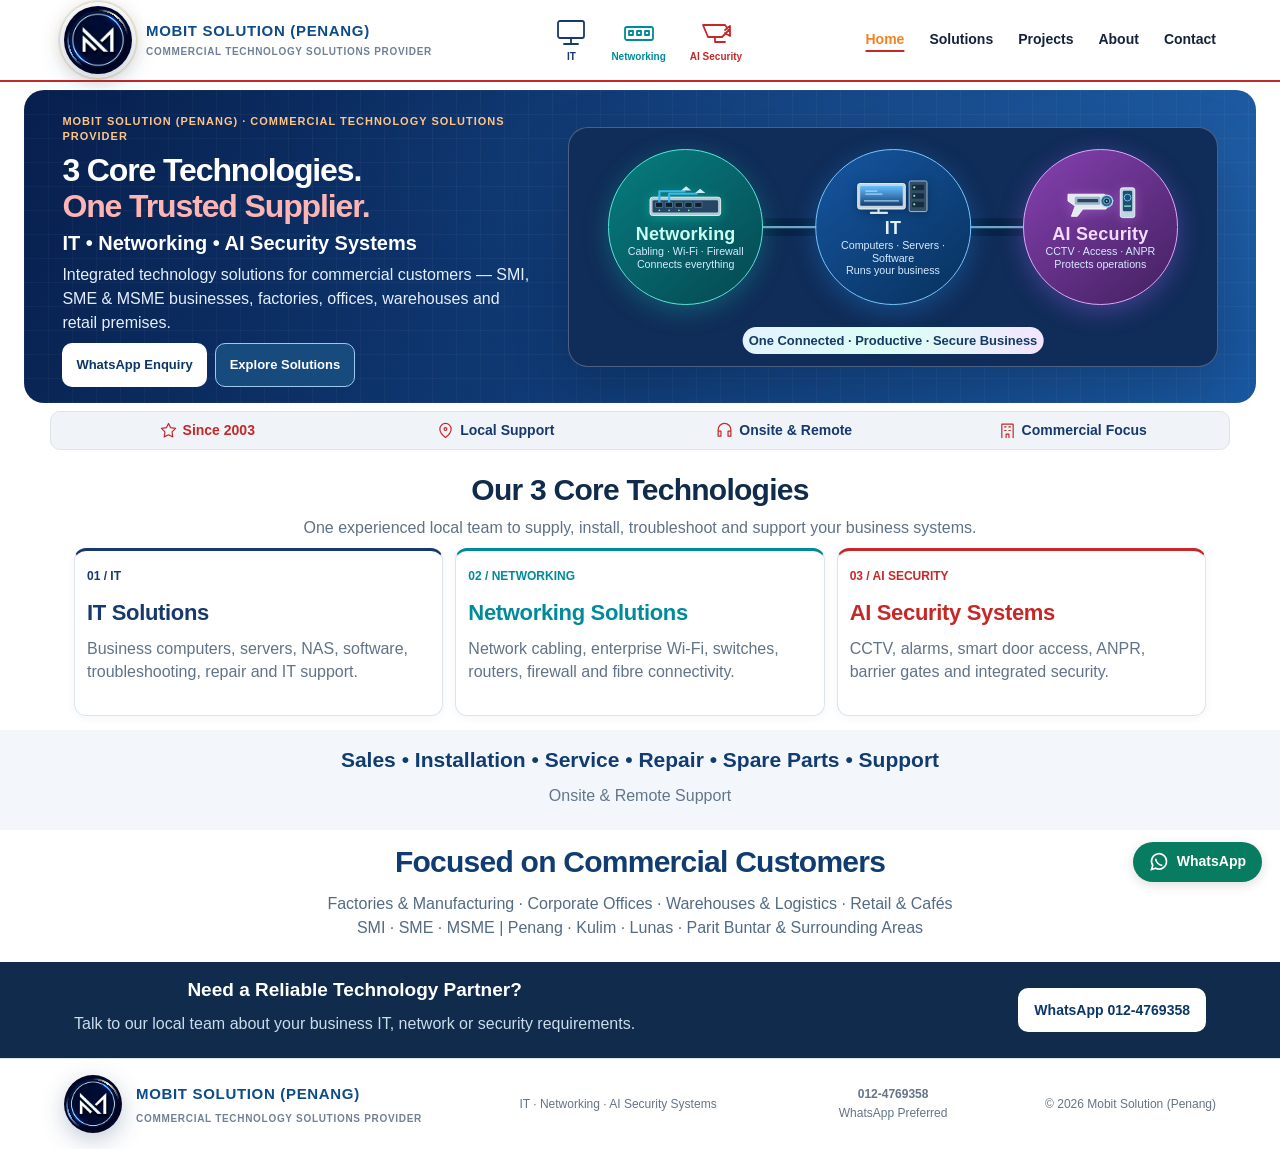
<file: index.html>
<!doctype html>
<html lang="en"><head><meta charset="utf-8"><meta name="viewport" content="width=device-width,initial-scale=1">
<title>Commercial IT, Networking & AI Security Solutions Penang | Mobit Solution</title>
<meta name="description" content="Mobit Solution Penang specializes in 3 core technologies: IT, Networking and AI Security Systems. Sales, installation, service, repair and spare parts for factories, offices and commercial businesses since 2003.">
<link rel="canonical" href="https://mobitsolution.com/"><link rel="icon" href="assets/mobit-logo.webp">
<meta property="og:type" content="website"><meta property="og:url" content="https://mobitsolution.com/"><meta property="og:title" content="Mobit Solution | 3 Core Technologies. One Trusted Supplier."><meta property="og:description" content="Commercial IT, Networking & AI Security Systems in Penang. Sales, installation, service, repair and spare parts."><meta property="og:image" content="https://mobitsolution.com/assets/mobit-logo.webp">
<script type="application/ld+json">{"@context":"https://schema.org","@type":"LocalBusiness","name":"Mobit Solution (Penang)","url":"https://mobitsolution.com/","telephone":"+60124769358","image":"https://mobitsolution.com/assets/mobit-logo.webp","description":"Commercial IT, Networking and AI Security Systems solutions, installation, repair and support for Penang businesses.","areaServed":["Penang","Butterworth","Perai","Bukit Mertajam","Bayan Lepas","Kulim","Lunas","Parit Buntar"]}</script>
<link rel="stylesheet" href="theme-modern.css"><link rel="stylesheet" href="logo-consistent.css"><link rel="stylesheet" href="site-consistent.css"><script src="analytics.js" defer></script>
<style>
:root{--navy:#102b4c;--blue:#0d4b89;--pale:#f3f7fc}html{scroll-behavior:smooth}body{margin:0;background:#fff;color:#152d47;font-family:Arial,Helvetica,sans-serif}*{box-sizing:border-box}a{text-decoration:none} .compact-wrap{max-width:1180px;margin:auto;padding:0 24px}.compact-hero{background:linear-gradient(110deg,rgba(8,35,67,.97),rgba(12,53,96,.94));color:white;padding:60px 0 54px}.eyebrow{color:#b7d6f8;font-size:12px;font-weight:800;letter-spacing:.14em;text-transform:uppercase;margin:0 0 14px}.compact-hero h1{font-size:clamp(35px,5.1vw,65px);line-height:1.09;letter-spacing:-.035em;max-width:900px;margin:0 0 15px;color:white}.compact-hero h1 span{color:#c4e0ff}.tech-line{font-size:clamp(17px,2.1vw,26px);font-weight:800;margin:0 0 16px}.audience{max-width:850px;color:#e2edf8;font-size:16px;line-height:1.6;margin:0 0 24px}.hero-actions{display:flex;gap:12px;flex-wrap:wrap}.hero-actions a,.bottom-cta a{display:inline-block;padding:13px 22px;border-radius:8px;font-size:14px;font-weight:800}.hero-actions .wa-quote,.bottom-cta .wa-quote{background:#fff;color:#0b3765}.hero-actions .secondary{border:1px solid #a9c7e7;color:#fff}.compact-section{padding:36px 0}.compact-title{text-align:center;font-size:clamp(23px,3vw,34px);margin:0 0 8px;color:#102b4c}.compact-sub{text-align:center;color:#607186;margin:0 auto 22px;max-width:800px;font-size:14px;line-height:1.5}.three-grid{display:grid;grid-template-columns:repeat(3,1fr);gap:14px}.tech-card{display:block;border:1px solid #dce5ef;border-radius:12px;padding:23px;background:#fff;color:#173656;min-height:168px;transition:box-shadow .2s}.tech-card:hover{box-shadow:0 10px 28px #0d3a7020}.tech-card .num{font-size:12px;color:#1762aa;font-weight:800}.tech-card h3{margin:12px 0 9px;font-size:23px;color:#103c71}.tech-card p{font-size:13px;color:#617387;line-height:1.55;margin:0}.service-strip{background:#f3f7fc;padding:25px 20px;text-align:center}.service-strip strong{display:block;color:#103c71;font-size:clamp(16px,2vw,21px);line-height:1.5}.service-strip p{margin:8px 0 0;color:#62768b;font-size:13px}.industries{padding:30px 0;text-align:center}.industries h2{font-size:21px;margin:0 0 12px;color:#103c71}.industries p{margin:0;color:#536b83;font-size:14px;line-height:1.8}.bottom-cta{background:#102b4c;color:#fff;padding:24px 0;text-align:center}.bottom-cta .compact-wrap{display:flex;justify-content:space-between;align-items:center;gap:15px}.bottom-cta strong{font-size:19px}.bottom-cta p{font-size:13px;margin:5px 0 0;color:#cbdced}.modern-footer{padding-top:20px!important;padding-bottom:20px!important}.modern-footer p{font-size:12px}.mobile-quick-nav{z-index:100}
.compact-hero .compact-wrap{max-width:1320px}.hero-layout{display:grid;grid-template-columns:minmax(0,1fr) minmax(430px,.95fr);align-items:center;gap:36px}.hero-copy{min-width:0}.compact-hero h1{font-size:clamp(35px,4.2vw,57px)}.hero-flow{position:relative;min-height:360px;padding:18px 8px;display:grid;grid-template-rows:auto auto auto;justify-items:center;align-content:center;gap:14px;isolation:isolate}.hero-flow:before{content:"";position:absolute;inset:16px 6%;border:2px dashed #74b6ed88;border-radius:45%;z-index:-1}.flow-card{border:1px solid #79c5f6;background:linear-gradient(150deg,#124b83,#082c52);border-radius:14px;padding:15px 16px;text-align:center;box-shadow:0 0 18px #54bfff30;color:white;min-width:170px}.flow-card strong{display:block;font-size:19px;margin:3px 0 6px}.flow-card small{display:block;color:#d5eaff;font-size:11px;line-height:1.5}.flow-icon{font-size:24px;display:block}.scene-art{display:block;width:100%;max-width:180px;height:58px;margin:0 auto 5px;filter:drop-shadow(0 2px 5px #00182c70)}.hero-flow .flow-card{background:linear-gradient(150deg,#163f67,#082742);border:1px solid #7cc6ee}.hero-flow .flow-card strong{letter-spacing:.01em}
.hero-flow>.flow-card{background:linear-gradient(140deg,#1656a2,#07315c);border-color:#7bc4ff;box-shadow:0 6px 26px #229cff4d}
.hero-flow .flow-bottom .flow-card:first-child{background:linear-gradient(140deg,#067e80,#064751);border-color:#59e6d6;box-shadow:0 6px 26px #15cbb04d}
.hero-flow .flow-bottom .flow-card:last-child{background:linear-gradient(140deg,#8641b1,#42205f);border-color:#e0a6ff;box-shadow:0 6px 26px #ad6aff55}
.hero-flow>.flow-card strong{color:#e1f4ff}.hero-flow .flow-bottom .flow-card:first-child strong{color:#c9fff3}.hero-flow .flow-bottom .flow-card:last-child strong{color:#f4d9ff}
.hero-flow .flow-bottom .flow-card:first-child .scene-art{filter:drop-shadow(0 2px 6px #20efc055)}.hero-flow .flow-bottom .flow-card:last-child .scene-art{filter:drop-shadow(0 2px 6px #db90ff55)}
.hero-flow .flow-result{background:linear-gradient(100deg,#e3f2ff,#dcfff4,#f3e4ff);color:#153b65}.flow-bottom{display:grid;grid-template-columns:1fr 1fr;gap:15px;width:100%}.flow-bottom .flow-card{min-width:0}.flow-connector{font-size:13px;color:#b6dfff;letter-spacing:.08em;font-weight:800}.flow-result{border-radius:999px;background:#e3f2ff;color:#0d3967;font-size:13px;font-weight:800;text-align:center;padding:10px 20px;max-width:100%}
/* Subtle hero integration animation */
@keyframes flowGlow{0%,100%{box-shadow:0 0 10px rgba(84,191,255,.16);border-color:#79c5f6}50%{box-shadow:0 0 24px rgba(84,191,255,.45);border-color:#c5eaff}}
@keyframes flowDash{to{transform:rotate(360deg)}}
@keyframes flowRise{from{opacity:0;transform:translateY(12px)}to{opacity:1;transform:translateY(0)}}
@keyframes flowPulse{0%,100%{opacity:.65}50%{opacity:1}}
.hero-flow .flow-card{animation:flowRise .7s ease-out both,flowGlow 4s ease-in-out infinite}
.hero-flow>.flow-card{animation-delay:0s,.8s}
.hero-flow .flow-bottom .flow-card:first-child{animation-delay:.2s,1.4s}
.hero-flow .flow-bottom .flow-card:last-child{animation-delay:.4s,2s}
.hero-flow:before{display:none}
.hero-flow{grid-template-rows:auto 52px auto auto;gap:12px}
.hero-flow>.flow-card,.hero-flow>.flow-connector,.hero-flow>.flow-bottom,.hero-flow>.flow-result{position:relative;z-index:2}
.network-cables{position:absolute;inset:0;width:100%;height:100%;z-index:1;overflow:visible;pointer-events:none}
.cat6-shadow{fill:none;stroke:#001b35;stroke-width:18;stroke-linecap:round;stroke-linejoin:round;opacity:.5}
.cat6-jacket{fill:none;stroke:url(#cat6Jacket);stroke-width:14;stroke-linecap:round;stroke-linejoin:round}
.cat6-highlight{fill:none;stroke:#9ddfff;stroke-width:2.2;stroke-linecap:round;stroke-linejoin:round;opacity:.7}
.cat6-sheath-mark{fill:none;stroke:#b4eaff;stroke-width:1.8;stroke-dasharray:2 14;stroke-linecap:round;opacity:.65}

.network-cables{filter:drop-shadow(0 3px 4px #001b35aa)}

.cat6-packet{fill:none;stroke:#f5fcff;stroke-width:4;stroke-linecap:round;stroke-dasharray:12 175;filter:drop-shadow(0 0 5px #8ee7ff);animation:cat6Data 3.6s linear infinite}
.cat6-packet-right{animation-delay:-1.8s}
.cat6-pairs path{fill:none;stroke-width:2;stroke-linecap:round}
.rj45-plug{filter:drop-shadow(0 3px 4px #00182c80)}
@keyframes cat6Data{from{stroke-dashoffset:187}to{stroke-dashoffset:0}}
.hero-flow .flow-connector{animation:none;visibility:hidden}
.hero-flow .flow-result{animation:flowRise .7s .55s ease-out both}
@media(prefers-reduced-motion:reduce){.hero-flow:before,.hero-flow .flow-card,.hero-flow .flow-connector,.hero-flow .flow-result,.cat6-packet{animation:none!important}}
/* Circular technology nodes, isolated from headline and body copy */
.hero-layout{grid-template-columns:minmax(0,1fr) minmax(0,500px);gap:clamp(24px,4vw,54px)}
.hero-copy{position:relative;z-index:1;min-width:0}
.hero-flow{width:100%;max-width:500px;aspect-ratio:500/420;min-height:0;height:auto;padding:0;margin-inline:auto;display:block;position:relative;container-type:inline-size;isolation:isolate}
.hero-flow>.flow-card,.hero-flow .flow-bottom .flow-card{width:35%;height:auto;aspect-ratio:1;min-width:0;padding:3%;border-radius:50%;display:flex;flex-direction:column;align-items:center;justify-content:center;gap:1%;overflow:hidden;box-sizing:border-box}
.hero-flow>.flow-card{position:absolute;top:0;left:50%;transform:translateX(-50%);z-index:3}
.hero-flow .flow-bottom{position:absolute;inset:0;display:block;width:100%;z-index:3}
.hero-flow .flow-bottom .flow-card{position:absolute;top:59%;width:35%}
.hero-flow .flow-bottom .flow-card:first-child{left:4%}
.hero-flow .flow-bottom .flow-card:last-child{right:4%}
.hero-flow .scene-art{height:34%;width:82%;max-width:none;flex-shrink:0;margin:0}
.hero-flow .flow-card strong{font-size:clamp(12px,3.8cqw,19px);line-height:1.12;margin:1% 0}
.hero-flow .flow-card small{font-size:clamp(8px,2.15cqw,11px);line-height:1.3;max-width:100%;text-align:center}
.hero-flow .flow-connector{display:none}
.hero-flow .flow-result{position:absolute;bottom:0;left:50%;transform:translateX(-50%);width:max-content;max-width:95%;font-size:clamp(9px,2.6cqw,13px);padding:2% 4%;white-space:normal;z-index:3}
.hero-flow .network-cables{z-index:1;inset:0;width:100%;height:100%;filter:none}
.hero-flow .flow-card{animation:flowGlow 4s ease-in-out infinite}
.hero-flow .flow-result{animation:none}
@media(max-width:700px){.hero-flow{max-width:430px}.hero-flow .flow-card{padding:2.5%}.hero-flow .flow-card strong{font-size:clamp(11px,3.7cqw,17px)}.hero-flow .flow-card small{font-size:clamp(8px,2.2cqw,10px)}}
/* Hero readability and collision fixes */
.hero-layout{grid-template-columns:minmax(0,1.08fr) minmax(0,.92fr);gap:clamp(30px,4vw,60px)}
.compact-hero .hero-copy h1{font-size:clamp(34px,4vw,56px);max-width:100%;overflow-wrap:normal}
.compact-hero .hero-copy .audience{max-width:620px}
.compact-hero .hero-actions .secondary{color:#fff;background:#174b7e;border:1px solid #9ec9ed}
.compact-hero .hero-actions .secondary:hover{background:#24659e}
.hero-flow{aspect-ratio:500/470;overflow:visible}
.hero-flow>.flow-card{top:0}
.hero-flow .flow-bottom .flow-card{top:53%}
.hero-flow .flow-result{bottom:0;left:50%;transform:translateX(-50%);max-width:100%;width:max-content;position:absolute;white-space:normal;text-align:center}
.hero-flow .flow-card small{line-height:1.24}
@media(max-width:700px){.hero-flow{aspect-ratio:500/485}.hero-flow .flow-bottom .flow-card{top:52%}.hero-flow .flow-result{bottom:0;width:95%}}
@media(max-width:1000px){.hero-layout{grid-template-columns:1fr}.hero-flow{max-width:560px;width:100%;margin:auto;min-height:310px}.compact-hero{padding:45px 0}}
@media(max-width:700px){.hero-layout{gap:18px}.hero-flow{min-height:0;padding:10px 0;gap:9px}.hero-flow:before{inset:12px 10%}.flow-card{padding:11px 9px;min-width:140px}.flow-card strong{font-size:15px}.flow-card small{font-size:10px}.flow-icon{font-size:20px}.flow-result{font-size:11px;padding:9px 12px}}@media(max-width:700px){.compact-hero{padding:42px 0}.compact-hero h1{font-size:36px}.three-grid{grid-template-columns:1fr;gap:10px}.tech-card{min-height:0;padding:17px}.tech-card h3{margin:7px 0}.compact-section{padding:26px 0}.bottom-cta .compact-wrap{flex-direction:column}.industries{padding:24px 0}.hero-actions a{flex:1;text-align:center}.compact-wrap{padding:0 18px}body{padding-bottom:65px}}
</style><style id="compact-hero-sizing-20261125">@media(min-width:851px){.compact-hero{padding:28px 0!important;min-height:450px;box-sizing:border-box;display:flex;align-items:center}.compact-hero .compact-wrap{width:100%}.compact-hero h1{font-size:clamp(35px,3.8vw,52px)!important}}</style>
<style id="uniform-desktop-hero">@media(min-width:851px){.compact-hero{box-sizing:border-box!important;height:350px!important;min-height:350px!important;max-height:350px!important;padding-top:24px!important;padding-bottom:24px!important;overflow:hidden!important}.compact-hero .hero-flow{min-height:0!important;transform:scale(.85);transform-origin:center}.compact-hero .hero-layout{gap:20px}}</style>
<style id="about-style-home-hero">.compact-hero{background:linear-gradient(115deg,#071f4d,#1958a1)!important}.compact-hero .compact-wrap{max-width:none!important;padding:0 6%!important}.compact-hero .hero-layout{grid-template-columns:minmax(0,1.15fr) minmax(0,.85fr);gap:35px!important}.compact-hero .eyebrow{color:#ffc587!important;font-size:14px!important}.compact-hero h1{font-size:clamp(30px,3vw,48px)!important}.compact-hero .hero-flow{border:1px solid #ffffff40;border-radius:24px;background:#102c58;overflow:hidden;box-shadow:0 18px 55px #0003}@media(min-width:851px){.compact-hero .hero-flow{height:300px!important;transform:none!important;padding:8px!important;gap:4px!important;grid-template-rows:auto 24px auto auto!important}.compact-hero .hero-flow .flow-card{padding:6px 10px!important}.compact-hero .hero-flow .scene-art{max-height:65px!important}.compact-hero .hero-flow .flow-result{padding:5px 10px!important}.compact-hero .hero-copy p{margin:8px 0!important}.compact-hero .hero-actions{margin-top:12px!important}}@media(max-width:850px){.compact-hero .hero-layout{grid-template-columns:1fr!important}.compact-hero .hero-flow{width:100%}}</style>
<style id="rounded-hero-container">.compact-hero{border-radius:24px!important;overflow:hidden!important;isolation:isolate;box-sizing:border-box!important;width:calc(100% - 48px)!important;max-width:1600px!important;margin:16px auto!important}.compact-hero .uniform-hero-image,.compact-hero .mobit-about-office,.compact-hero .hero-flow{border-radius:24px!important;overflow:hidden!important}@media(max-width:850px){.compact-hero{width:calc(100% - 24px)!important;margin:12px auto!important;border-radius:18px!important}.compact-hero .uniform-hero-image,.compact-hero .mobit-about-office,.compact-hero .hero-flow{border-radius:18px!important}}</style>
<style id="fix-home-hero-clipping">@media(min-width:851px){.compact-hero .hero-layout{height:100%;align-items:center!important;grid-template-columns:minmax(0,1.15fr) minmax(0,.85fr)!important}.compact-hero .hero-copy{text-align:left!important;align-self:center;min-width:0}.compact-hero .hero-copy h1{font-size:clamp(27px,2.7vw,43px)!important;line-height:1.08!important;margin:8px 0!important}.compact-hero .hero-copy .eyebrow{font-size:11px!important;line-height:1.35!important;letter-spacing:1px!important}.compact-hero .hero-copy .tech-line{font-size:clamp(17px,1.6vw,25px)!important;line-height:1.2!important}.compact-hero .hero-copy .audience{font-size:14px!important;line-height:1.45!important;max-width:100%!important}.compact-hero .hero-actions{justify-content:flex-start!important;gap:8px!important;margin-top:10px!important}.compact-hero .hero-actions a{padding:9px 14px!important;font-size:13px!important}.compact-hero .hero-flow{width:100%!important;max-width:310px!important;height:300px!important;aspect-ratio:auto!important;padding:0!important;display:block!important;align-self:center}.compact-hero .hero-flow>.flow-card,.compact-hero .hero-flow .flow-bottom .flow-card{width:34%!important;padding:5px!important}.compact-hero .hero-flow .flow-bottom .flow-card{top:47%!important}.compact-hero .hero-flow .flow-card strong{font-size:13px!important}.compact-hero .hero-flow .flow-card small{font-size:8px!important}.compact-hero .hero-flow .flow-result{bottom:4px!important;font-size:10px!important;padding:4px 6px!important}.compact-hero .hero-flow .network-cables{height:88%!important}}</style>


<style>.header-tech-icons{display:flex;align-items:center;justify-content:center;gap:24px;color:#17396d;flex:1;min-width:0}.header-tech-icons span{display:flex;flex-direction:column;align-items:center;gap:2px}.header-tech-icons svg{width:32px;height:32px}.header-tech-icons small{font:700 10px/1.2 Arial,sans-serif;white-space:nowrap}@media(max-width:1150px){.header-tech-icons{display:none}}</style><style id="commercial-upgrades">.modern-header .modern-brand small,.modern-footer .modern-brand small{font-size:10px!important;letter-spacing:.07em!important}.mobit-floating-wa{position:fixed;right:18px;bottom:18px;z-index:90;background:#087c60;color:#fff!important;border-radius:24px;padding:10px 16px;display:flex;align-items:center;gap:8px;font:700 14px/1.4 Arial,sans-serif;box-shadow:0 3px 12px #0002;text-decoration:none}.mobit-floating-wa svg{width:20px;height:20px}.mobit-trust{display:grid;grid-template-columns:repeat(4,1fr);gap:8px;margin:12px auto;max-width:1180px;padding:10px 16px;background:#f3f6fa;border:1px solid #dce4ee;border-radius:12px;color:#17396d;text-align:center;font:700 14px/1.5 Arial,sans-serif}.project-filters{display:flex;flex-wrap:wrap;gap:8px;margin:0 0 16px}.project-filters button{border:1px solid #dce4ee;background:white;color:#17396d;border-radius:20px;padding:8px 14px;font:700 14px Arial;cursor:pointer}.project-filters button[aria-pressed=true]{background:#17396d;color:white}.project-card[hidden]{display:none!important}.project-photos img{cursor:zoom-in}.mobit-photo-dialog{border:0;border-radius:12px;padding:12px;max-width:94vw;background:white}.mobit-photo-dialog::backdrop{background:#000b}.mobit-photo-dialog img{display:block;max-width:85vw;max-height:78vh;object-fit:contain}.mobit-photo-dialog button{display:block;margin:0 0 8px auto;padding:8px 12px;cursor:pointer}@media(max-width:850px){.mobit-floating-wa{bottom:82px;right:12px}.mobit-trust{grid-template-columns:repeat(2,1fr);margin:12px 16px}}</style><link rel="stylesheet" href="mobit-design-system.css?v=20261128-02"><style id="home-wide-final">
html body[data-page="index.html"] main .compact-hero .hero-layout{display:grid!important;grid-template-columns:minmax(0,1fr) minmax(0,650px)!important;gap:32px!important;max-width:1450px!important;width:100%!important}
html body[data-page="index.html"] main .compact-hero .hero-flow{width:100%!important;max-width:650px!important;height:auto!important;aspect-ratio:65/24!important;min-height:0!important;max-height:none!important;border-radius:20px!important;transform:none!important;container-type:inline-size}
html body[data-page="index.html"] main .compact-hero .hero-flow .flow-card{width:24%!important;max-width:none!important;aspect-ratio:1!important;padding:2%!important}
html body[data-page="index.html"] main .compact-hero .hero-flow>.flow-card{top:9%!important;left:50%!important}
html body[data-page="index.html"] main .compact-hero .hero-flow .flow-bottom .flow-card{top:9%!important}
html body[data-page="index.html"] main .compact-hero .hero-flow .flow-bottom .flow-card:first-child{left:6%!important}
html body[data-page="index.html"] main .compact-hero .hero-flow .flow-bottom .flow-card:last-child{right:6%!important}
html body[data-page="index.html"] main .compact-hero .hero-flow .network-cables{display:block!important;width:100%!important;height:100%!important}
html body[data-page="index.html"] main .compact-hero .hero-flow::before{display:none!important}
html body[data-page="index.html"] main .compact-hero .hero-flow .flow-card strong{font-size:clamp(9px,2.8cqw,18px)!important}
html body[data-page="index.html"] main .compact-hero .hero-flow .flow-card small{font-size:clamp(6px,1.65cqw,11px)!important}
html body[data-page="index.html"] main .compact-hero .hero-flow .flow-result{bottom:5%!important;font-size:clamp(8px,2cqw,13px)!important}
@media(max-width:1000px){html body[data-page="index.html"] main .compact-hero .hero-layout{grid-template-columns:minmax(0,1fr)!important;gap:20px!important}}
</style></head>
<body data-page="index.html">
<header class="modern-header"><a class="modern-brand" href="index.html"><span class="mobit-logo-motion"><img src="assets/mobit-logo.webp" alt="Mobit Solution logo"></span><span><b>MOBIT SOLUTION (PENANG)</b><small>COMMERCIAL TECHNOLOGY SOLUTIONS PROVIDER</small></span></a><div class="header-tech-icons" aria-label="IT, Networking and CCTV"><span><svg viewBox="0 0 32 32" fill="none" stroke="currentColor" stroke-width="1.8" stroke-linecap="round" stroke-linejoin="round" aria-hidden="true"><rect x="3" y="4" width="26" height="17" rx="2"/><path d="M16 21v6m-7 0h14"/></svg><small>IT</small></span><span><svg viewBox="0 0 32 32" fill="none" stroke="currentColor" stroke-width="1.8" stroke-linecap="round" stroke-linejoin="round" aria-hidden="true"><rect x="2" y="10" width="28" height="13" rx="2"/><path d="M6 14h4v4H6zm8 0h4v4h-4zm8 0h4v4h-4z"/></svg><small>Networking</small></span><span><svg viewBox="0 0 32 32" fill="none" stroke="currentColor" stroke-width="1.8" stroke-linecap="round" stroke-linejoin="round" aria-hidden="true"><path d="M3 8h22l4 5-7 7H8L3 8zm12 12v5h10m0-12 5-4v10l-5-3"/></svg><small>AI Security</small></span></div><button class="modern-menu" aria-label="Open navigation menu" aria-expanded="false"><span>MENU</span><b aria-hidden="true">☰</b></button><nav class="modern-nav"><a class="active" aria-current="page" href="index.html">Home</a><a href="products.html">Solutions</a><a href="projects.html">Projects</a><a href="about.html">About</a><a href="contact.html">Contact</a></nav></header>
<main><section class="compact-hero"><div class="compact-wrap hero-layout"><div class="hero-copy"><p class="eyebrow">Mobit Solution (Penang) · Commercial Technology Solutions Provider</p><h1>3 Core Technologies.<br><span>One Trusted Supplier.</span></h1><p class="tech-line">IT • Networking • AI Security Systems</p><p class="audience">Integrated technology solutions for commercial customers — SMI, SME & MSME businesses, factories, offices, warehouses and retail premises.</p><div class="hero-actions"><a class="wa-quote" href="https://wa.me/60124769358">WhatsApp Enquiry</a><a class="secondary" href="products.html">Explore Solutions</a></div></div><div class="hero-flow" role="img" aria-label="Three illustrated equipment frames show business computers and servers, a network switch with patch cables, and CCTV with access control, connected by animated blue CAT6 Ethernet cables with RJ45 connectors."><svg class="network-cables" viewBox="0 0 650 240" preserveAspectRatio="none" aria-hidden="true"><defs><linearGradient id="cat6Jacket" x1="0" y1="0" x2="1" y2="1"><stop stop-color="#5bc2f7"/><stop offset=".5" stop-color="#0875bb"/><stop offset="1" stop-color="#4cb3ed"/></linearGradient></defs><path class="cat6-shadow" d="M325 100 H117"/><path class="cat6-shadow" d="M325 100 H533"/><path class="cat6-jacket" d="M325 100 H117"/><path class="cat6-jacket" d="M325 100 H533"/><path class="cat6-highlight" d="M325 100 H117"/><path class="cat6-highlight" d="M325 100 H533"/><path class="cat6-packet" d="M325 100 H117"/><path class="cat6-packet cat6-packet-right" d="M325 100 H533"/></svg><div class="flow-card"><svg class="scene-art" viewBox="0 0 180 90" aria-hidden="true"><defs><linearGradient id="itScreen" x2="0" y2="1"><stop stop-color="#65bfff"/><stop offset="1" stop-color="#153e75"/></linearGradient></defs><rect x="8" y="13" width="112" height="60" rx="5" fill="#c5d4df" stroke="#f4fbff" stroke-width="2"/><rect x="14" y="19" width="100" height="46" rx="2" fill="url(#itScreen)"/><path d="M23 54h82M26 31h28M26 38h40" stroke="#b9eaff" stroke-width="3" opacity=".8"/><path d="M57 73v8M39 82h38" stroke="#d7e5f2" stroke-width="5" stroke-linecap="round"/><rect x="129" y="7" width="42" height="72" rx="4" fill="#334d68" stroke="#b7cfe3" stroke-width="2"/><rect x="136" y="16" width="28" height="13" rx="2" fill="#172c40"/><rect x="136" y="36" width="28" height="13" rx="2" fill="#172c40"/><rect x="136" y="56" width="28" height="13" rx="2" fill="#172c40"/><g fill="#7cf5b5"><circle cx="141" cy="22" r="2.5"/><circle cx="141" cy="42" r="2.5"/><circle cx="141" cy="62" r="2.5"/></g></svg><strong>IT</strong><small>Computers · Servers · Software<br>Runs your business</small></div><div class="flow-connector" aria-hidden="true"></div><div class="flow-bottom"><div class="flow-card"><svg class="scene-art" viewBox="0 0 180 90" aria-hidden="true"><rect x="7" y="31" width="166" height="43" rx="6" fill="#b4c8d8" stroke="#f0f9ff" stroke-width="2"/><rect x="13" y="38" width="154" height="29" rx="3" fill="#254765"/><g fill="#101e2b" stroke="#8ec6e6" stroke-width="1"><rect x="20" y="43" width="17" height="12" rx="1"/><rect x="43" y="43" width="17" height="12" rx="1"/><rect x="66" y="43" width="17" height="12" rx="1"/><rect x="89" y="43" width="17" height="12" rx="1"/><rect x="112" y="43" width="17" height="12" rx="1"/></g><g fill="#75f5a8"><circle cx="29" cy="62" r="2"/><circle cx="52" cy="62" r="2"/><circle cx="75" cy="62" r="2"/><circle cx="98" cy="62" r="2"/></g><path d="M29 43V17H90M52 43V23H119" stroke="#39b9ed" stroke-width="5" fill="none" stroke-linejoin="round"/><path d="M80 15h24l-12-10z" fill="#d1e8f7"/><path d="M113 21h24l-12-10z" fill="#d1e8f7"/></svg><strong>Networking</strong><small>Cabling · Wi-Fi · Firewall<br>Connects everything</small></div><div class="flow-card"><svg class="scene-art" viewBox="0 0 180 90" aria-hidden="true"><path d="M14 24h85l21 15-17 20H49l-13 17H22l9-24-17-12z" fill="#e3eaf1" stroke="#ffffff" stroke-width="2"/><rect x="30" y="30" width="60" height="19" rx="3" fill="#9db4c8"/><rect x="36" y="35" width="49" height="8" rx="2" fill="#29445e"/><circle cx="105" cy="40" r="14" fill="#365f80" stroke="#a7dafa" stroke-width="3"/><circle cx="105" cy="40" r="7" fill="#0d2945" stroke="#68ccff" stroke-width="2"/><circle cx="105" cy="40" r="2" fill="#d5f4ff"/><rect x="137" y="9" width="34" height="70" rx="5" fill="#c2d5e3" stroke="#f5fbff" stroke-width="2"/><rect x="143" y="16" width="22" height="48" rx="3" fill="#204d73"/><circle cx="154" cy="32" r="8" fill="none" stroke="#7bd9ff" stroke-width="2"/><path d="M146 52h16" stroke="#8cebd5" stroke-width="3"/><circle cx="154" cy="70" r="2" fill="#77f5af"/></svg><strong>AI Security</strong><small>CCTV · Access · ANPR<br>Protects operations</small></div></div><div class="flow-result">One Connected · Productive · Secure Business</div></div></div></section><div class="mobit-trust"><span><svg viewBox="0 0 24 24" aria-hidden="true"><path d="M12 2l3 6 7 1-5 5 1 7-6-3-6 3 1-7-5-5 7-1z"/></svg>Since 2003</span><span><svg viewBox="0 0 24 24" aria-hidden="true"><path d="M20 10c0 6-8 12-8 12S4 16 4 10a8 8 0 1 1 16 0z"/><circle cx="12" cy="10" r="2"/></svg>Local Support</span><span><svg viewBox="0 0 24 24" aria-hidden="true"><path d="M3 13v-2a9 9 0 0 1 18 0v2M3 13h4v7H3zM17 13h4v7h-4z"/></svg>Onsite &amp; Remote</span><span><svg viewBox="0 0 24 24" aria-hidden="true"><path d="M4 22V3h16v19M8 7h2m4 0h2M8 12h2m4 0h2M10 22v-5h4v5"/></svg>Commercial Focus</span></div>
<section class="compact-section"><div class="compact-wrap"><h2 class="compact-title">Our 3 Core Technologies</h2><p class="compact-sub">One experienced local team to supply, install, troubleshoot and support your business systems.</p><div class="three-grid">
<a class="tech-card" href="it-support-penang.html"><span class="num">01 / IT</span><h3>IT Solutions</h3><p>Business computers, servers, NAS, software, troubleshooting, repair and IT support.</p></a>
<a class="tech-card" href="network-cabling-penang.html"><span class="num">02 / NETWORKING</span><h3>Networking Solutions</h3><p>Network cabling, enterprise Wi-Fi, switches, routers, firewall and fibre connectivity.</p></a>
<a class="tech-card" href="products.html"><span class="num">03 / AI SECURITY</span><h3>AI Security Systems</h3><p>CCTV, alarms, smart door access, ANPR, barrier gates and integrated security.</p></a>
</div></div></section>
<section class="service-strip"><div class="compact-wrap"><strong>Sales • Installation • Service • Repair • Spare Parts • Support</strong><p>Onsite & Remote Support</p></div></section>
<section class="industries"><div class="compact-wrap"><h2>Focused on Commercial Customers</h2><p>Factories & Manufacturing · Corporate Offices · Warehouses & Logistics · Retail & Cafés<br>SMI · SME · MSME | Penang · Kulim · Lunas · Parit Buntar & Surrounding Areas</p></div></section>
<section class="bottom-cta"><div class="compact-wrap"><div><strong>Need a Reliable Technology Partner?</strong><p>Talk to our local team about your business IT, network or security requirements.</p></div><a class="wa-quote" href="https://wa.me/60124769358">WhatsApp 012-4769358</a></div></section></main>
<footer class="modern-footer"><a class="modern-brand" href="index.html"><span class="mobit-logo-motion"><img src="assets/mobit-logo.webp" alt="Mobit Solution logo"></span><span><b>MOBIT SOLUTION (PENANG)</b><small>COMMERCIAL TECHNOLOGY SOLUTIONS PROVIDER</small></span></a><p>IT · Networking · AI Security Systems</p><p><b>012-4769358</b><br>WhatsApp Preferred</p><p>© 2026 Mobit Solution (Penang)</p></footer>
<script src="script.js?v=20261125-en-only"></script><a class="mobit-floating-wa" href="https://wa.me/60124769358" aria-label="WhatsApp enquiry" target="_blank" rel="noopener noreferrer"><svg viewBox="0 0 24 24" fill="none" stroke="currentColor" stroke-width="2" aria-hidden="true"><path d="M21 11.5a9 9 0 0 1-13 8L3 21l1.5-5A9 9 0 1 1 21 11.5Z"/><path d="M8 8c0 4 4 8 8 8"/></svg>WhatsApp</a></body></html>
</file>
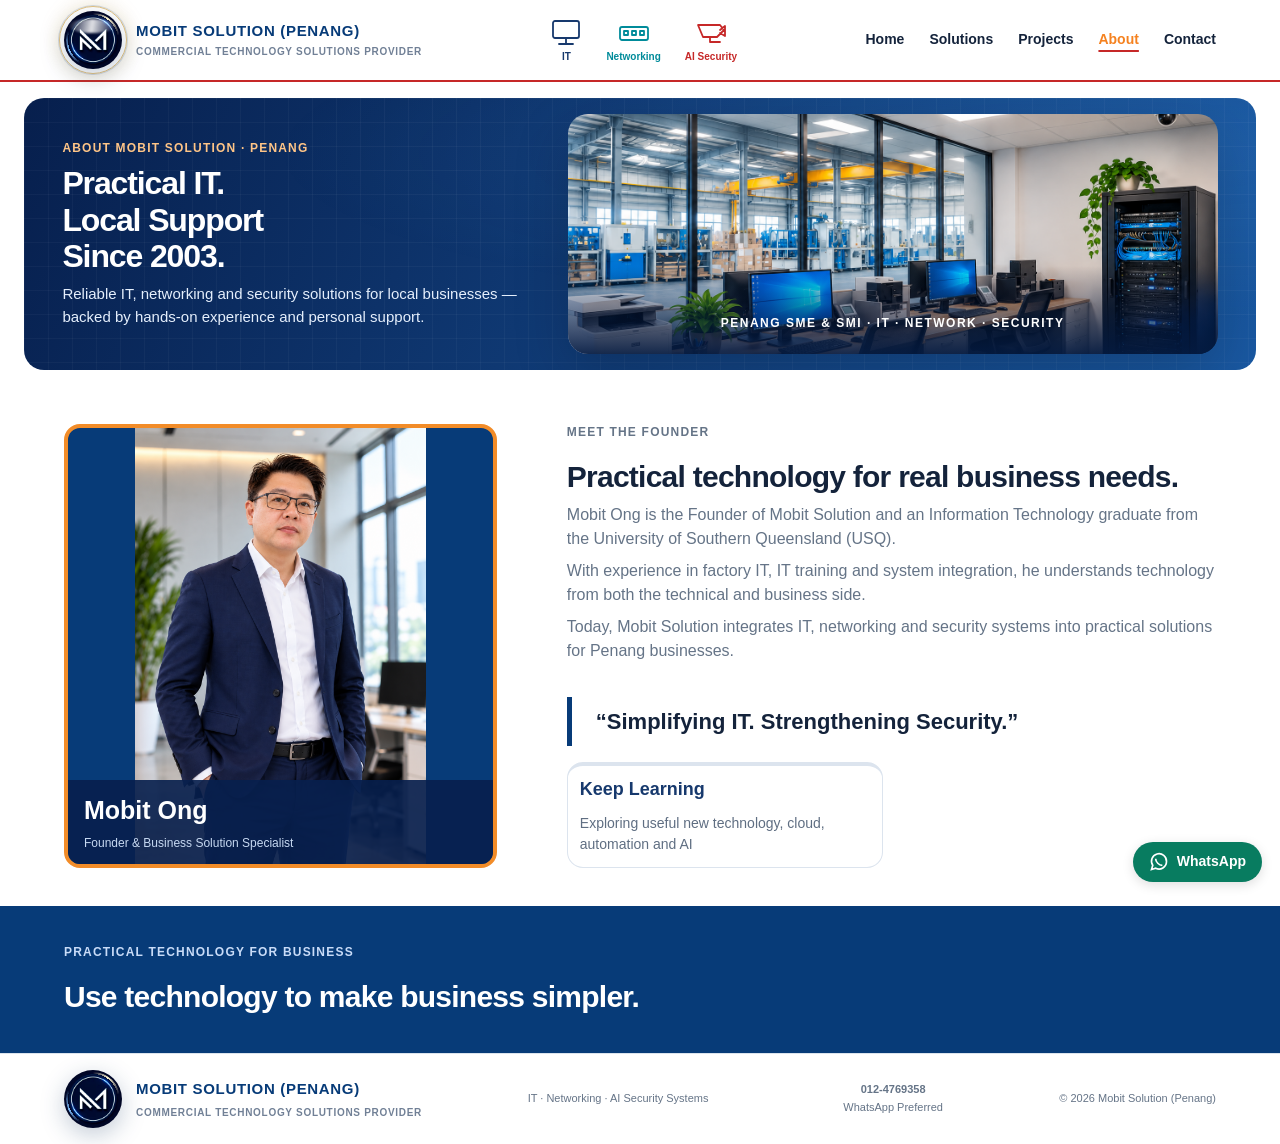
<file: about.html>
<!doctype html>
<html lang="en">
<head>
<meta charset="utf-8">
<meta name="viewport" content="width=device-width,initial-scale=1">
<title>About Mobit Solution | IT System Integrator Penang Since 2003</title>
<meta name="description" content="Meet the founder of Mobit Solution, providing practical commercial IT, networking and security solutions in Penang since 2003.">
<link rel="stylesheet" href="styles.css?v=20260817-2">
<link rel="icon" href="assets/mobit-logo.webp">
<script src="analytics.js"></script>
<style>
.tech-intro{padding:70px 6%;background:#f5f8fc;display:grid;grid-template-columns:1.05fr .95fr;gap:55px;align-items:center}
.tech-intro .eyebrow{color:#0c58a6}.tech-intro h1{margin:12px 0 20px;color:#073b78;font-size:clamp(42px,5vw,70px);line-height:1.02;letter-spacing:-.045em}.tech-intro .intro-copy{max-width:690px;color:#52657a;font-size:18px;line-height:1.75}.tech-visual{min-height:360px;border-radius:24px;background:linear-gradient(145deg,#073b78,#0c5db2);position:relative;overflow:hidden;box-shadow:0 24px 60px rgba(7,59,120,.16)}
.tech-visual:before{content:"AI";position:absolute;right:35px;top:20px;font-size:180px;font-weight:900;line-height:1;color:rgba(255,255,255,.06)}
.tech-core{position:absolute;left:50%;top:50%;transform:translate(-50%,-50%);width:130px;height:130px;border:1px solid rgba(255,255,255,.32);border-radius:50%;display:flex;align-items:center;justify-content:center;color:#fff;font-size:26px;font-weight:900;letter-spacing:.08em;box-shadow:0 0 0 28px rgba(255,255,255,.04),0 0 0 58px rgba(255,255,255,.025)}
.tech-node{position:absolute;padding:10px 14px;border:1px solid rgba(255,255,255,.22);border-radius:10px;background:rgba(255,255,255,.08);color:#fff;font-size:12px;font-weight:800;backdrop-filter:blur(4px)}
.tech-node:after{content:"";position:absolute;height:1px;background:rgba(255,255,255,.24);width:70px;top:50%}.n1{left:7%;top:18%}.n1:after{left:100%;transform:rotate(25deg);transform-origin:left}.n2{right:7%;top:22%}.n2:after{right:100%;transform:rotate(-22deg);transform-origin:right}.n3{left:8%;bottom:19%}.n3:after{left:100%;transform:rotate(-24deg);transform-origin:left}.n4{right:7%;bottom:18%}.n4:after{right:100%;transform:rotate(24deg);transform-origin:right}.n5{left:50%;bottom:7%;transform:translateX(-50%)}
.tech-tags{display:flex;flex-wrap:wrap;gap:9px;margin-top:24px}.tech-tags span{padding:8px 12px;border-radius:999px;background:#e6f0fb;color:#0b4d91;font-size:12px;font-weight:800}
@media(max-width:850px){.tech-intro{grid-template-columns:1fr;padding:52px 7%;gap:30px}.tech-visual{min-height:320px}.tech-intro h1{font-size:44px}}
</style>
<style id="inner-page-readability">.advisor-hero h1,.projects-intro h1,.tech-intro h1{line-height:1.15;letter-spacing:-.025em}.advisor-hero-copy>p:not(.eyebrow),.tech-intro .intro-copy{font-size:18px;line-height:1.65}.advisor-hero .advisor-badge{display:none}.tree-item small{font-size:14px;line-height:1.6}.tree-target{line-height:1.6}.tech-tags span{font-size:14px}.project-copy p,.value-card span,.contact-cards p{font-size:16px;line-height:1.65}@media(max-width:700px){.advisor-hero h1,.projects-intro h1,.tech-intro h1{font-size:clamp(30px,8.2vw,38px);line-height:1.15}.advisor-hero-copy,.advisor-left .advisor-hero-copy{padding:0!important}.advisor-hero-copy>p:not(.eyebrow),.projects-intro>p:last-child,.tech-intro .intro-copy{font-size:16px;line-height:1.65}.advisor-hero.advisor-right:after{background:rgba(6,41,94,.72)}.projects-intro{min-height:360px;justify-content:center;background-image:linear-gradient(rgba(5,45,92,.72),rgba(5,45,92,.72)),url('assets/prj.png?v=20260916-1')}.advisor-hero.contact-standard-hero{height:auto;min-height:0!important}.contact-standard-hero .advisor-hero-copy{padding:22px!important}.contact-standard-hero .actions .btn{width:100%;font-size:16px}.solution-overview>div>p{font-size:16px}.tree-row{display:flex;flex-direction:column;gap:12px;margin:12px 0}.tree-item{width:100%;padding:16px;text-align:left}.tree-item b{font-size:16px}.tree-item small{font-size:14px;line-height:1.6}.tree-dot,.tree-row:before,.tree-group:before{display:none}.tree-label,.tree-foot,.tree-target{font-size:14px!important}.tech-intro{padding:40px 7%;gap:24px}.tech-visual{min-height:260px}.local-proof{font-size:16px;line-height:1.65}}</style><link rel="stylesheet" href="site-consistent.css?v=20261011-whitespaceaudit"><style id="mobit-about-redesign">.mobit-about-hero{background:linear-gradient(115deg,#071f4d 0%,#123f80 60%,#1958a1 100%)!important;grid-template-columns:1.15fr .85fr!important;gap:35px!important;min-height:580px;padding:64px 6%!important;overflow:hidden}.mobit-about-hero .eyebrow{color:#ffc587!important;letter-spacing:2px;font-weight:800}.mobit-about-hero h1{color:#fff!important;font-size:clamp(40px,5vw,76px)!important;line-height:1.1!important;letter-spacing:-.035em!important}.mobit-about-hero .intro-copy{color:#e5effc!important;font-size:19px!important;line-height:1.65!important;max-width:650px}.mobit-about-hero .tech-tags span{background:rgba(255,255,255,.13)!important;color:#fff!important;border:1px solid rgba(255,255,255,.18);font-size:13px!important}.mobit-about-portrait{position:relative;min-height:460px;border-radius:24px;overflow:hidden;background:linear-gradient(145deg,#24599b,#061d46);box-shadow:0 18px 55px rgba(0,0,0,.2);border:1px solid rgba(255,255,255,.2)}.mobit-about-portrait img{width:100%;height:100%;position:absolute;inset:0;object-fit:cover;object-position:center 20%;display:block}.mobit-about-portrait-label{position:absolute;bottom:0;left:0;right:0;background:linear-gradient(transparent,rgba(3,20,48,.95));padding:55px 25px 24px;color:#fff;display:flex;flex-direction:column;gap:5px}.mobit-about-portrait-label strong{font-size:24px}.mobit-about-portrait-label span{font-size:14px;color:#d7e5f8}@media(max-width:850px){.mobit-about-hero{grid-template-columns:1fr!important;gap:25px!important;min-height:0;padding:48px 7%!important}.mobit-about-hero h1{font-size:clamp(35px,8vw,52px)!important}.mobit-about-portrait{min-height:370px;max-width:560px;width:100%;margin:auto}.mobit-about-hero .intro-copy{font-size:16px!important}}@media(max-width:460px){.mobit-about-portrait{min-height:310px}.mobit-about-hero .tech-tags{gap:7px}.mobit-about-hero .tech-tags span{font-size:12px!important;padding:7px 9px}}</style><style id="mobit-about-tech-fix">.mobit-about-tech{min-height:460px;border-radius:24px;display:flex;flex-direction:column;justify-content:center;padding:36px;box-sizing:border-box;background:radial-gradient(circle at 85% 5%,rgba(88,175,255,.22),transparent 45%),linear-gradient(145deg,#0a3269,#061c43);border:1px solid rgba(255,255,255,.19);box-shadow:0 18px 55px rgba(0,0,0,.18)}.mat-grid{display:grid;gap:16px}.mat-item{display:grid;grid-template-columns:44px 1fr;column-gap:14px;align-items:center;padding:17px 20px;border:1px solid rgba(157,209,255,.25);background:rgba(255,255,255,.06);border-radius:14px;color:#fff}.mat-item span{grid-row:span 2;color:#ffbe75;font-size:24px;font-weight:800}.mat-item strong{font-size:19px}.mat-item small{color:#c6dbf2;font-size:13px;margin-top:4px}.mat-signature{text-align:center;color:#a8caef;letter-spacing:2px;font-size:11px;font-weight:800;margin:26px 0 0}@media(max-width:850px){.mobit-about-tech{min-height:0;padding:24px}.mat-item{padding:14px}.mat-item strong{font-size:16px}}</style><style id="mobit-unified-hero-height">
/* Consistent hero dimensions on all five main pages */
@media(min-width:851px){
body[data-page="index.html"] .modern-hero,
body[data-page="products.html"] .mobit-solutions-hero,
body[data-page="projects.html"] .projects-intro,
body[data-page="about.html"] .mobit-about-hero,
body[data-page="contact.html"] .contact-standard-hero{
box-sizing:border-box!important;height:540px!important;min-height:540px!important;max-height:none!important;
}
body[data-page="about.html"] .mobit-about-hero{padding-top:30px!important;padding-bottom:30px!important}
body[data-page="about.html"] .mobit-about-tech{min-height:0!important;height:100%!important}
}
@media(max-width:850px){
body[data-page="index.html"] .modern-hero,
body[data-page="products.html"] .mobit-solutions-hero,
body[data-page="projects.html"] .projects-intro,
body[data-page="about.html"] .mobit-about-hero,
body[data-page="contact.html"] .contact-standard-hero{
height:auto!important;max-height:none!important;min-height:0!important;
}
body[data-page="about.html"] .mobit-about-tech{height:auto!important}
}
</style><style id="mobit-about-office-photo">.mobit-about-office{position:relative;min-height:0;height:100%;overflow:hidden;border-radius:24px;border:1px solid rgba(255,255,255,.25);box-shadow:0 18px 55px rgba(0,0,0,.18);background:#102c58}.mobit-about-office img{width:100%;height:100%;display:block;object-fit:cover;object-position:center}.mobit-about-office-caption{position:absolute;bottom:0;left:0;right:0;padding:48px 12px 22px;text-align:center;color:#fff;font-size:12px;font-weight:800;letter-spacing:1.5px;background:linear-gradient(transparent,rgba(4,27,66,.92))}@media(max-width:850px){.mobit-about-office{height:320px}}@media(max-width:460px){.mobit-about-office{height:250px}.mobit-about-office-caption{font-size:10px;letter-spacing:.8px}}</style><style id="compact-hero-sizing-20261125">body[data-page="about.html"] .mobit-about-hero{height:auto!important;min-height:350px!important;padding:24px 6%!important}body[data-page="about.html"] .mobit-about-hero h1{font-size:clamp(30px,3vw,48px)!important} @media(min-width:851px){body[data-page="about.html"] .mobit-about-office{height:300px!important}}</style>
<style id="uniform-desktop-hero">@media(min-width:851px){body[data-page="about.html"] .mobit-about-hero{box-sizing:border-box!important;height:350px!important;min-height:350px!important;max-height:350px!important;padding-top:24px!important;padding-bottom:24px!important;overflow:hidden!important}body[data-page="about.html"] .mobit-about-hero .mobit-about-office{height:300px!important}}</style>
<style id="rounded-hero-container">body[data-page="about.html"] .mobit-about-hero{border-radius:24px!important;overflow:hidden!important;isolation:isolate;box-sizing:border-box!important;width:calc(100% - 48px)!important;max-width:1600px!important;margin:16px auto!important}body[data-page="about.html"] .mobit-about-hero .uniform-hero-image,body[data-page="about.html"] .mobit-about-hero .mobit-about-office,body[data-page="about.html"] .mobit-about-hero .hero-flow{border-radius:24px!important;overflow:hidden!important}@media(max-width:850px){body[data-page="about.html"] .mobit-about-hero{width:calc(100% - 24px)!important;margin:12px auto!important;border-radius:18px!important}body[data-page="about.html"] .mobit-about-hero .uniform-hero-image,body[data-page="about.html"] .mobit-about-hero .mobit-about-office,body[data-page="about.html"] .mobit-about-hero .hero-flow{border-radius:18px!important}}</style>

<style>.founder-values{display:grid;grid-template-columns:repeat(2,minmax(0,1fr));gap:12px;margin-top:16px}.founder-values .value-card{min-width:0;padding:14px!important;border:1px solid #dce4ee;border-top:4px solid #17396d;border-radius:16px;background:#fff}.founder-values .value-card b{display:block;font-size:18px;line-height:1.3;color:#17396d;margin-bottom:6px}.founder-values .value-card span{display:block;font-size:14px;line-height:1.5;color:#5f6e82}@media(max-width:480px){.founder-values{grid-template-columns:1fr}}</style><style id="founder-photo-fit">@media(min-width:851px){html body[data-page="about.html"] .section.about{align-items:stretch!important}html body[data-page="about.html"] .section.about>.portrait{position:relative!important;display:flex!important;flex-direction:column;align-self:stretch!important;min-height:0!important;height:auto!important;max-height:none!important;overflow:hidden;border-radius:16px}html body[data-page="about.html"] .section.about>.portrait>img{position:absolute!important;inset:0;width:100%!important;height:100%!important;max-height:none!important;object-fit:contain!important;object-position:center center!important;margin:0!important}html body[data-page="about.html"] .section.about>.portrait>.portrait-caption{position:relative!important;z-index:1;margin-top:auto;background:#071f4de8;color:white;padding:12px 16px}}@media(max-width:850px){html body[data-page="about.html"] .section.about>.portrait>img{width:100%!important;height:auto!important;max-height:480px!important;object-fit:contain!important}}</style>
<style>.header-tech-icons{display:flex;align-items:center;justify-content:center;gap:24px;color:#17396d;flex:1;min-width:0}.header-tech-icons span{display:flex;flex-direction:column;align-items:center;gap:2px}.header-tech-icons svg{width:32px;height:32px}.header-tech-icons small{font:700 10px/1.2 Arial,sans-serif;white-space:nowrap}@media(max-width:1150px){.header-tech-icons{display:none}}</style><link rel="canonical" href="https://mobitsolution.com/about.html"><style id="commercial-upgrades">.modern-header .modern-brand small,.modern-footer .modern-brand small{font-size:10px!important;letter-spacing:.07em!important}.mobit-floating-wa{position:fixed;right:18px;bottom:18px;z-index:90;background:#087c60;color:#fff!important;border-radius:24px;padding:10px 16px;display:flex;align-items:center;gap:8px;font:700 14px/1.4 Arial,sans-serif;box-shadow:0 3px 12px #0002;text-decoration:none}.mobit-floating-wa svg{width:20px;height:20px}.mobit-trust{display:grid;grid-template-columns:repeat(4,1fr);gap:8px;margin:12px auto;max-width:1180px;padding:10px 16px;background:#f3f6fa;border:1px solid #dce4ee;border-radius:12px;color:#17396d;text-align:center;font:700 14px/1.5 Arial,sans-serif}.project-filters{display:flex;flex-wrap:wrap;gap:8px;margin:0 0 16px}.project-filters button{border:1px solid #dce4ee;background:white;color:#17396d;border-radius:20px;padding:8px 14px;font:700 14px Arial;cursor:pointer}.project-filters button[aria-pressed=true]{background:#17396d;color:white}.project-card[hidden]{display:none!important}.project-photos img{cursor:zoom-in}.mobit-photo-dialog{border:0;border-radius:12px;padding:12px;max-width:94vw;background:white}.mobit-photo-dialog::backdrop{background:#000b}.mobit-photo-dialog img{display:block;max-width:85vw;max-height:78vh;object-fit:contain}.mobit-photo-dialog button{display:block;margin:0 0 8px auto;padding:8px 12px;cursor:pointer}@media(max-width:850px){.mobit-floating-wa{bottom:82px;right:12px}.mobit-trust{grid-template-columns:repeat(2,1fr);margin:12px 16px}}</style><link rel="stylesheet" href="mobit-design-system.css?v=20261128-02"></head>
<body data-page="about.html">
<header class="modern-header"><a class="modern-brand" href="index.html"><span class="mobit-logo-motion"><img src="assets/mobit-logo.webp" alt="Mobit Solution Penang"></span><span><b>MOBIT SOLUTION (PENANG)</b><small>COMMERCIAL TECHNOLOGY SOLUTIONS PROVIDER</small></span></a><div class="header-tech-icons" aria-label="IT, Networking and CCTV"><span><svg viewBox="0 0 32 32" fill="none" stroke="currentColor" stroke-width="1.8" stroke-linecap="round" stroke-linejoin="round" aria-hidden="true"><rect x="3" y="4" width="26" height="17" rx="2"/><path d="M16 21v6m-7 0h14"/></svg><small>IT</small></span><span><svg viewBox="0 0 32 32" fill="none" stroke="currentColor" stroke-width="1.8" stroke-linecap="round" stroke-linejoin="round" aria-hidden="true"><rect x="2" y="10" width="28" height="13" rx="2"/><path d="M6 14h4v4H6zm8 0h4v4h-4zm8 0h4v4h-4z"/></svg><small>Networking</small></span><span><svg viewBox="0 0 32 32" fill="none" stroke="currentColor" stroke-width="1.8" stroke-linecap="round" stroke-linejoin="round" aria-hidden="true"><path d="M3 8h22l4 5-7 7H8L3 8zm12 12v5h10m0-12 5-4v10l-5-3"/></svg><small>AI Security</small></span></div><button class="modern-menu" aria-label="Open navigation menu" aria-expanded="false"><span>MENU</span><b aria-hidden="true">☰</b></button><nav class="modern-nav"><a href="index.html">Home</a><a href="products.html">Solutions</a><a href="projects.html">Projects</a><a class="active" aria-current="page" href="about.html">About</a><a href="contact.html">Contact</a></nav></header>
<main>
<section class="tech-intro mobit-about-hero"><div class="mobit-about-copy"><p class="eyebrow">ABOUT MOBIT SOLUTION · PENANG</p><h1>Practical IT.<br>Local Support<br>Since 2003.</h1><p class="intro-copy">Reliable IT, networking and security solutions for local businesses — backed by hands-on experience and personal support.</p></div><div class="mobit-about-office" aria-label="Penang SME and SMI business technology environment"><img src="assets/Modern%20Office%20Overlooking%20a%20Bright%20Factory.png" alt="Modern office overlooking a bright factory, representing Penang SME and SMI IT and networking environments" loading="eager"><div class="mobit-about-office-caption">PENANG SME &amp; SMI · IT · NETWORK · SECURITY</div></div></section>
<section class="section about"><div class="portrait"><img src="assets/ongong2027.png" alt="Mobit Ong, Founder of Mobit Solution"><div class="portrait-caption"><b>Mobit Ong</b><span>Founder & Business Solution Specialist</span></div></div><div class="content"><p class="eyebrow">MEET THE FOUNDER</p><h2>Practical technology for real business needs.</h2><p>Mobit Ong is the Founder of Mobit Solution and an Information Technology graduate from the University of Southern Queensland (USQ).</p><p>With experience in factory IT, IT training and system integration, he understands technology from both the technical and business side.</p><p>Today, Mobit Solution integrates IT, networking and security systems into practical solutions for Penang businesses.</p><blockquote>“Simplifying IT. Strengthening Security.”</blockquote><div class="founder-values"><article class="value-card"><b>Keep Learning</b><span>Exploring useful new technology, cloud, automation and AI</span></article></div></div></section>

<section class="final"><div><p class="eyebrow" style="color:#c9dcf8">PRACTICAL TECHNOLOGY FOR BUSINESS</p><h2>Use technology to make business simpler.</h2></div></section>
</main>
<footer class="modern-footer"><a class="modern-brand" href="index.html"><span class="mobit-logo-motion"><img src="assets/mobit-logo.webp" alt="Mobit Solution Penang"></span><span><b>MOBIT SOLUTION (PENANG)</b><small>COMMERCIAL TECHNOLOGY SOLUTIONS PROVIDER</small></span></a><p>IT · Networking · AI Security Systems</p><p><b>012-4769358</b><br>WhatsApp Preferred</p><p>© 2026 Mobit Solution (Penang)</p></footer><script src="script.js?v=20261125-en-only"></script><a class="mobit-floating-wa" href="https://wa.me/60124769358" aria-label="WhatsApp enquiry" target="_blank" rel="noopener noreferrer"><svg viewBox="0 0 24 24" fill="none" stroke="currentColor" stroke-width="2" aria-hidden="true"><path d="M21 11.5a9 9 0 0 1-13 8L3 21l1.5-5A9 9 0 1 1 21 11.5Z"/><path d="M8 8c0 4 4 8 8 8"/></svg>WhatsApp</a></body></html>
</file>
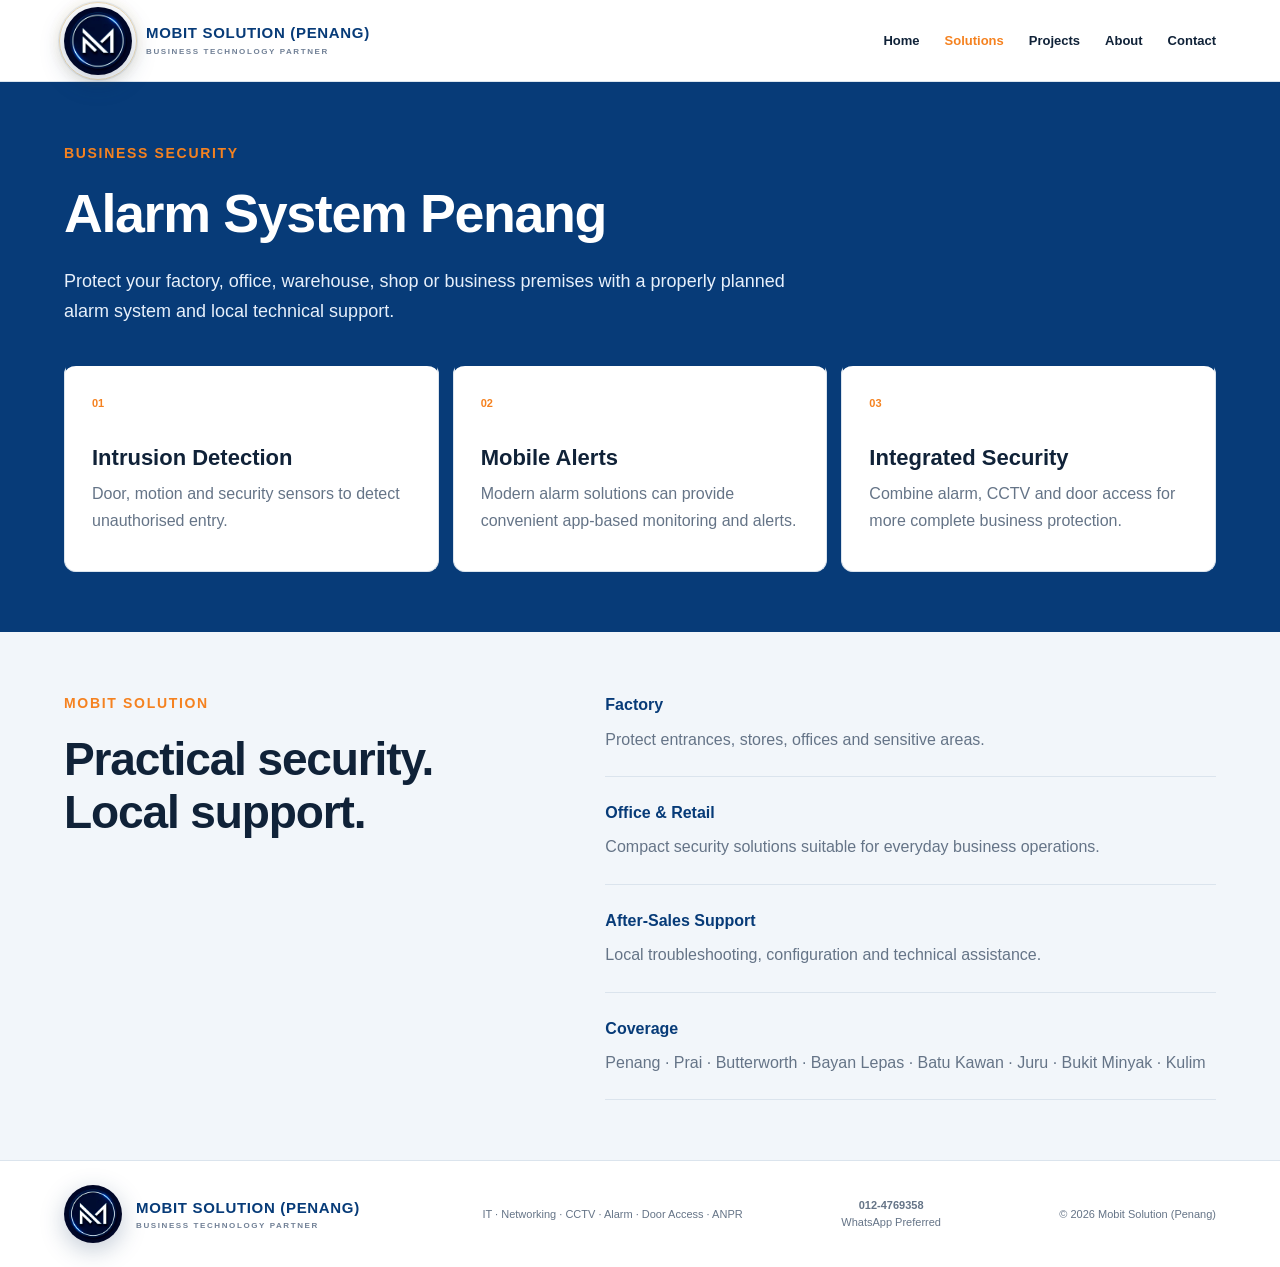
<file: alarm-system-penang.html>
<!doctype html><html lang="en"><head><meta charset="utf-8"><meta name="viewport" content="width=device-width,initial-scale=1"><title>Alarm System Penang | Business Security | Mobit Solution</title><meta name="description" content="Business alarm system installation in Penang for factories, offices, warehouses, shops and SMEs. Mobile alerts, sensors and local technical support."><link rel="canonical" href="https://mobitsolution.com/alarm-system-penang.html"><script type="application/ld+json">{"@context":"https://schema.org","@type":"Service","name":"Business Alarm System Penang","provider":{"@type":"LocalBusiness","name":"Mobit Solution (Penang)","telephone":"+60124769358","url":"https://mobitsolution.com/"},"areaServed":["Penang","Prai","Butterworth","Bayan Lepas","Bukit Mertajam","Batu Kawan","Juru","Bukit Minyak","Kulim"],"description":"Alarm system installation and support for Penang businesses."}</script><link rel="stylesheet" href="theme-modern.css"><link rel="stylesheet" href="logo-consistent.css"><link rel="stylesheet" href="site-consistent.css?v=20261006-1"></head><body data-page="alarm-system-penang.html"><header class="modern-header"><a class="modern-brand" href="index.html"><img src="assets/mobit-logo.webp" alt="Mobit Solution Penang"><span><b>MOBIT SOLUTION (PENANG)</b><small>BUSINESS TECHNOLOGY PARTNER</small></span></a><button class="modern-menu" aria-label="Open navigation menu" aria-expanded="false"><span>MENU</span><b aria-hidden="true">☰</b></button><nav class="modern-nav"><a href="index.html">Home</a><a class="active" aria-current="page" href="products.html">Solutions</a><a href="projects.html">Projects</a><a href="about.html">About</a><a href="contact.html">Contact</a></nav></header><main><section class="modern-section"><p class="kicker">BUSINESS SECURITY</p><h1>Alarm System Penang</h1><p>Protect your factory, office, warehouse, shop or business premises with a properly planned alarm system and local technical support.</p><div class="solution-grid"><article><span>01</span><h3>Intrusion Detection</h3><p>Door, motion and security sensors to detect unauthorised entry.</p></article><article><span>02</span><h3>Mobile Alerts</h3><p>Modern alarm solutions can provide convenient app-based monitoring and alerts.</p></article><article><span>03</span><h3>Integrated Security</h3><p>Combine alarm, CCTV and door access for more complete business protection.</p></article></div></section><section class="modern-section why"><div><p class="kicker">MOBIT SOLUTION</p><h2>Practical security. Local support.</h2></div><div class="why-list"><p><b>Factory</b><span>Protect entrances, stores, offices and sensitive areas.</span></p><p><b>Office & Retail</b><span>Compact security solutions suitable for everyday business operations.</span></p><p><b>After-Sales Support</b><span>Local troubleshooting, configuration and technical assistance.</span></p><p><b>Coverage</b><span>Penang · Prai · Butterworth · Bayan Lepas · Batu Kawan · Juru · Bukit Minyak · Kulim</span></p></div></section><section class="home-simple-cta"><h2>Need a Business Alarm System?</h2><p>Tell us about your premises and security requirements.</p><a class="primary wa-quote" href="#">WhatsApp 012-4769358</a></section></main><footer class="modern-footer"><a class="modern-brand" href="index.html"><img src="assets/mobit-logo.webp" alt="Mobit Solution Penang"><span><b>MOBIT SOLUTION (PENANG)</b><small>BUSINESS TECHNOLOGY PARTNER</small></span></a><p>IT · Networking · CCTV · Alarm · Door Access · ANPR</p><p><b>012-4769358</b><br>WhatsApp Preferred</p><p>© 2026 Mobit Solution (Penang)</p></footer><script src="script.js?v=20261006-1"></script></body></html>
</file>
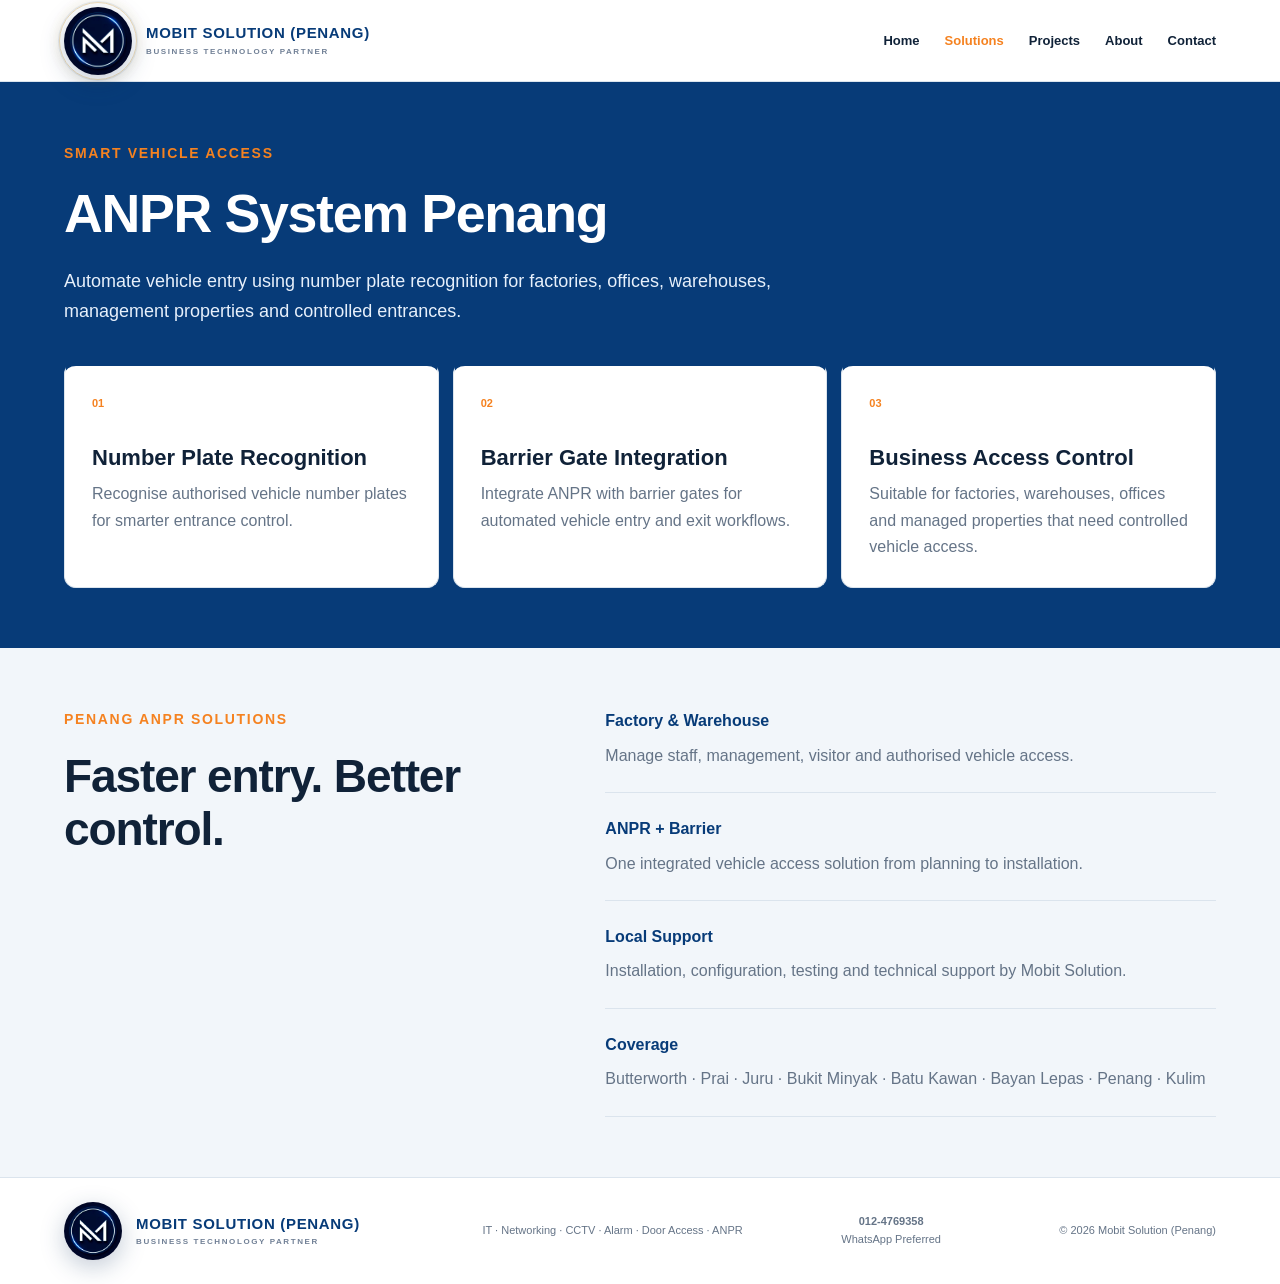
<file: anpr-system-penang.html>
<!doctype html><html lang="en"><head><meta charset="utf-8"><meta name="viewport" content="width=device-width,initial-scale=1"><title>ANPR System Penang | Barrier Gate Access | Mobit Solution</title><meta name="description" content="ANPR automatic number plate recognition and barrier gate solutions in Penang for factories, offices, warehouses, condos and controlled vehicle entrances."><link rel="canonical" href="https://mobitsolution.com/anpr-system-penang.html"><script type="application/ld+json">{"@context":"https://schema.org","@type":"Service","name":"ANPR System Penang","provider":{"@type":"LocalBusiness","name":"Mobit Solution (Penang)","telephone":"+60124769358","url":"https://mobitsolution.com/"},"areaServed":["Penang","Butterworth","Prai","Bayan Lepas","Bukit Mertajam","Batu Kawan","Juru","Bukit Minyak","Kulim"],"description":"ANPR automatic number plate recognition and vehicle access control solutions in Penang."}</script><link rel="stylesheet" href="theme-modern.css"><link rel="stylesheet" href="logo-consistent.css"><link rel="stylesheet" href="site-consistent.css?v=20261006-1"></head><body data-page="anpr-system-penang.html"><header class="modern-header"><a class="modern-brand" href="index.html"><img src="assets/mobit-logo.webp" alt="Mobit Solution Penang"><span><b>MOBIT SOLUTION (PENANG)</b><small>BUSINESS TECHNOLOGY PARTNER</small></span></a><button class="modern-menu" aria-label="Open navigation menu" aria-expanded="false"><span>MENU</span><b aria-hidden="true">☰</b></button><nav class="modern-nav"><a href="index.html">Home</a><a class="active" aria-current="page" href="products.html">Solutions</a><a href="projects.html">Projects</a><a href="about.html">About</a><a href="contact.html">Contact</a></nav></header><main><section class="modern-section"><p class="kicker">SMART VEHICLE ACCESS</p><h1>ANPR System Penang</h1><p>Automate vehicle entry using number plate recognition for factories, offices, warehouses, management properties and controlled entrances.</p><div class="solution-grid"><article><span>01</span><h3>Number Plate Recognition</h3><p>Recognise authorised vehicle number plates for smarter entrance control.</p></article><article><span>02</span><h3>Barrier Gate Integration</h3><p>Integrate ANPR with barrier gates for automated vehicle entry and exit workflows.</p></article><article><span>03</span><h3>Business Access Control</h3><p>Suitable for factories, warehouses, offices and managed properties that need controlled vehicle access.</p></article></div></section><section class="modern-section why"><div><p class="kicker">PENANG ANPR SOLUTIONS</p><h2>Faster entry. Better control.</h2></div><div class="why-list"><p><b>Factory & Warehouse</b><span>Manage staff, management, visitor and authorised vehicle access.</span></p><p><b>ANPR + Barrier</b><span>One integrated vehicle access solution from planning to installation.</span></p><p><b>Local Support</b><span>Installation, configuration, testing and technical support by Mobit Solution.</span></p><p><b>Coverage</b><span>Butterworth · Prai · Juru · Bukit Minyak · Batu Kawan · Bayan Lepas · Penang · Kulim</span></p></div></section><section class="home-simple-cta"><h2>Planning an ANPR Entrance?</h2><p>Talk to Mobit Solution about ANPR and barrier gate integration for your premises.</p><a class="primary wa-quote" href="#">WhatsApp 012-4769358</a></section></main><footer class="modern-footer"><a class="modern-brand" href="index.html"><img src="assets/mobit-logo.webp" alt="Mobit Solution Penang"><span><b>MOBIT SOLUTION (PENANG)</b><small>BUSINESS TECHNOLOGY PARTNER</small></span></a><p>IT · Networking · CCTV · Alarm · Door Access · ANPR</p><p><b>012-4769358</b><br>WhatsApp Preferred</p><p>© 2026 Mobit Solution (Penang)</p></footer><script src="script.js?v=20261006-1"></script></body></html>
</file>
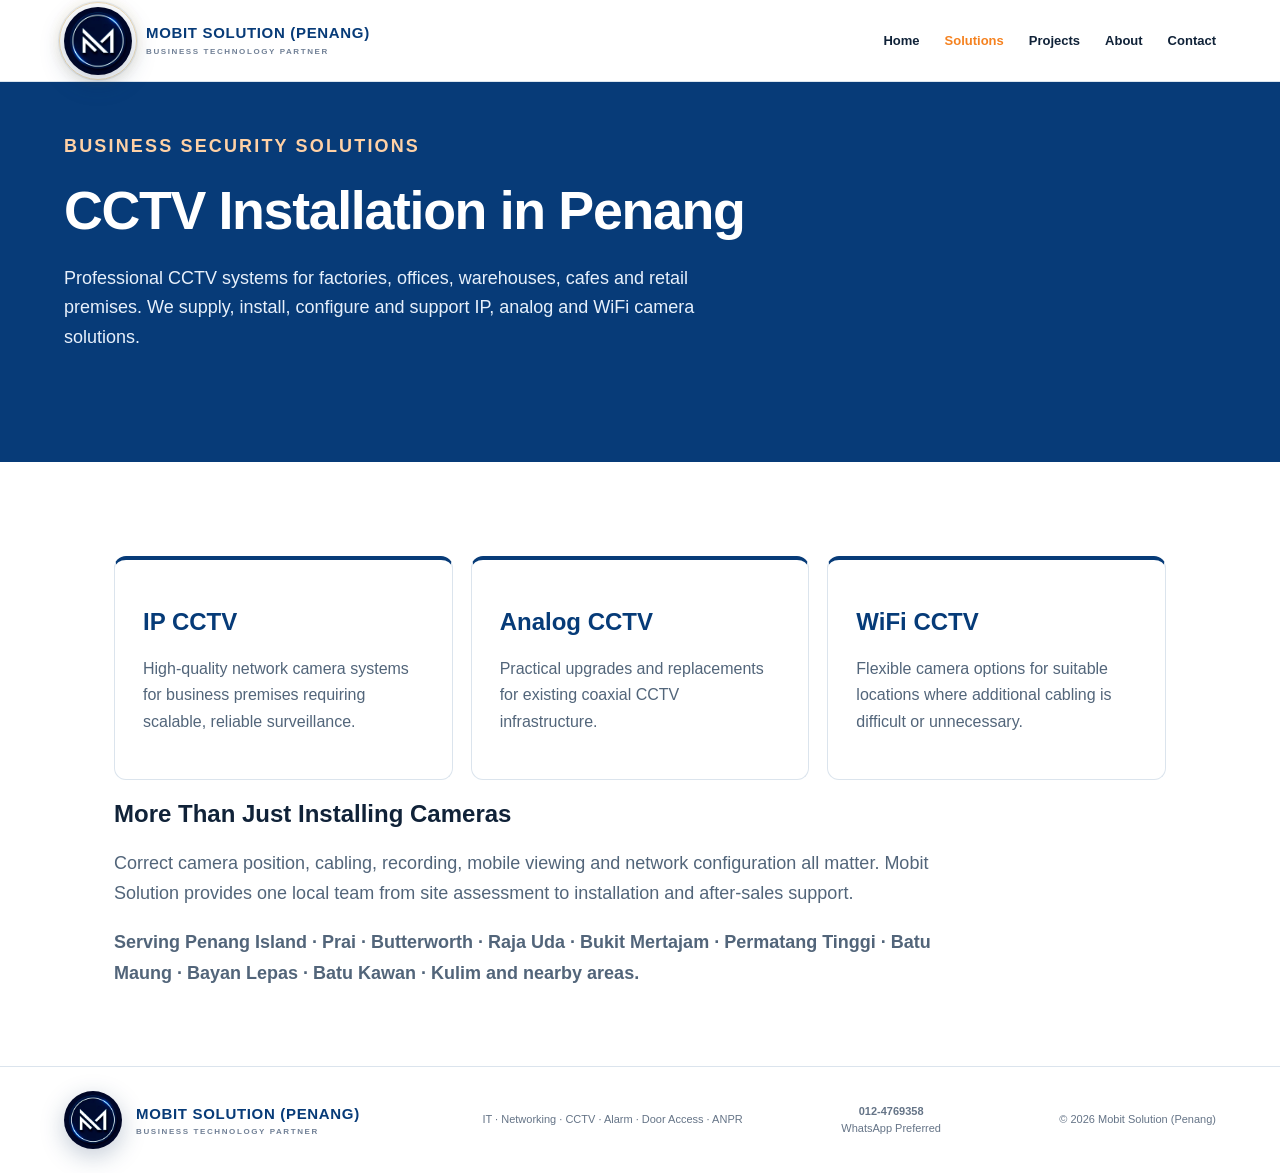
<file: cctv-installation-penang.html>
<!doctype html><html lang="en"><head><meta charset="utf-8"><meta name="viewport" content="width=device-width,initial-scale=1"><title>CCTV Installation Penang | Repair & Service | Mobit</title><meta property="og:type" content="website"><meta property="og:title" content="CCTV Installation Penang | Repair & Service | Mobit"><meta property="og:description" content="CCTV installation, repair and maintenance in Penang, Butterworth, Kulim and nearby areas. IP CCTV, NVR recording and security camera support for businesses."><meta property="og:url" content="https://mobitsolution.com/cctv-installation-penang.html"><meta name="description" content="CCTV installation, repair and maintenance in Penang, Butterworth, Kulim and nearby areas. IP CCTV, NVR recording and security camera support for businesses."><link rel="canonical" href="https://mobitsolution.com/cctv-installation-penang.html"><link rel="stylesheet" href="theme-modern.css?v=20260825-1"><link rel="stylesheet" href="logo-consistent.css?v=20260817-5"><link rel="icon" href="assets/mobit-logo.webp"><script src="analytics.js"></script><script type="application/ld+json">{"@context":"https://schema.org","@type":"Service","name":"Business CCTV Installation Penang","provider":{"@type":"LocalBusiness","name":"Mobit Solution (Penang)","telephone":"+60124769358","url":"https://mobitsolution.com/"},"areaServed":["Penang","Prai","Butterworth","Bukit Mertajam","Batu Kawan","Bayan Lepas","Kulim"],"serviceType":"CCTV Installation"}</script><style>.service-hero,.service-body{padding:70px 6%;max-width:1180px;margin:auto}.service-hero{padding-top:90px}.service-hero h1{font-size:clamp(38px,6vw,68px);color:#063b78;max-width:900px}.service-hero p,.service-body p{font-size:18px;line-height:1.7;color:#52657a;max-width:850px}.service-grid{display:grid;grid-template-columns:repeat(3,1fr);gap:18px;margin-top:34px}.service-grid article{padding:28px;border:1px solid #dce6ef;border-radius:18px;background:#fff}.service-grid h2{color:#063b78}.service-cta{margin-top:38px}.areas{font-weight:700;color:#52657a}@media(max-width:760px){.service-grid{grid-template-columns:1fr}}</style><link rel="stylesheet" href="site-consistent.css?v=20261006-1"></head><body data-page="cctv-installation-penang.html"><header class="modern-header"><a class="modern-brand" href="index.html"><img src="assets/mobit-logo.webp" alt="Mobit Solution Penang"><span><b>MOBIT SOLUTION (PENANG)</b><small>BUSINESS TECHNOLOGY PARTNER</small></span></a><button class="modern-menu" aria-label="Open navigation menu" aria-expanded="false"><span>MENU</span><b aria-hidden="true">☰</b></button><nav class="modern-nav"><a href="index.html">Home</a><a class="active" aria-current="page" href="products.html">Solutions</a><a href="projects.html">Projects</a><a href="about.html">About</a><a href="contact.html">Contact</a></nav></header><main><section class="service-hero"><p class="kicker">BUSINESS SECURITY SOLUTIONS</p><h1>CCTV Installation in Penang</h1><p>Professional CCTV systems for factories, offices, warehouses, cafes and retail premises. We supply, install, configure and support IP, analog and WiFi camera solutions.</p><div class="service-cta"><a class="primary wa-quote" href="#">Discuss Your CCTV Requirement</a></div></section><section class="service-body"><div class="service-grid"><article><h2>IP CCTV</h2><p>High-quality network camera systems for business premises requiring scalable, reliable surveillance.</p></article><article><h2>Analog CCTV</h2><p>Practical upgrades and replacements for existing coaxial CCTV infrastructure.</p></article><article><h2>WiFi CCTV</h2><p>Flexible camera options for suitable locations where additional cabling is difficult or unnecessary.</p></article></div><h2>More Than Just Installing Cameras</h2><p>Correct camera position, cabling, recording, mobile viewing and network configuration all matter. Mobit Solution provides one local team from site assessment to installation and after-sales support.</p><p class="areas">Serving Penang Island · Prai · Butterworth · Raja Uda · Bukit Mertajam · Permatang Tinggi · Batu Maung · Bayan Lepas · Batu Kawan · Kulim and nearby areas.</p></section></main><footer class="modern-footer"><a class="modern-brand" href="index.html"><img src="assets/mobit-logo.webp" alt="Mobit Solution Penang"><span><b>MOBIT SOLUTION (PENANG)</b><small>BUSINESS TECHNOLOGY PARTNER</small></span></a><p>IT · Networking · CCTV · Alarm · Door Access · ANPR</p><p><b>012-4769358</b><br>WhatsApp Preferred</p><p>© 2026 Mobit Solution (Penang)</p></footer><script src="script.js?v=20261006-1"></script></body></html>
</file>
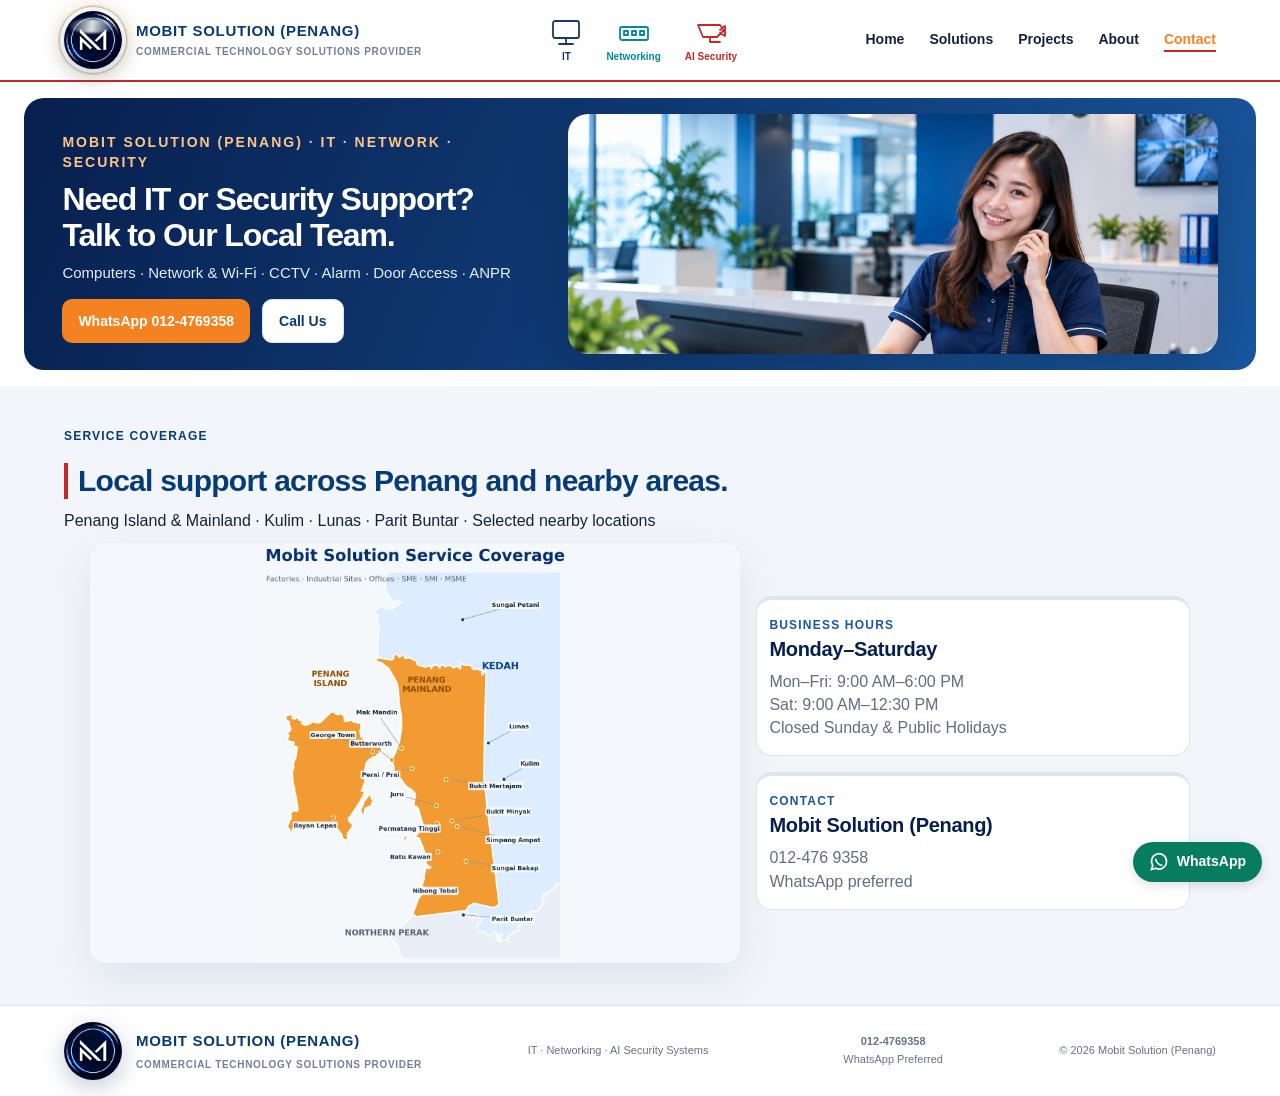
<file: contact.html>
<!doctype html><html lang="en"><head><meta charset="utf-8"><meta name="viewport" content="width=device-width,initial-scale=1"><title>Onsite IT & Security Support Penang, Kulim | Mobit Solution</title><meta name="description" content="Contact Mobit Solution for commercial IT, networking and security support across Penang, Kulim, Lunas and Parit Buntar."><link rel="stylesheet" href="styles.css?v=20260817-2"><link rel="stylesheet" href="mobile-hero-fix.css?v=20260908"><link rel="icon" href="assets/mobit-logo.webp"><script src="analytics.js"></script><style>.advisor-hero.contact-standard-hero{position:relative;min-height:520px;height:520px;padding:34px 6%;display:flex;align-items:center;justify-content:flex-start;overflow:hidden;background-image:var(--advisor-image);background-size:cover;background-position:center center;filter:none!important}.advisor-hero.contact-standard-hero:before,.advisor-hero.contact-standard-hero:after{display:none!important;content:none!important}.contact-standard-hero .advisor-hero-copy{position:relative;z-index:2;width:44%;max-width:700px;margin:0;padding:26px 30px;background:rgba(255,255,255,.94);backdrop-filter:none!important;-webkit-backdrop-filter:none!important;border-radius:14px;color:#082f62;box-shadow:0 10px 34px rgba(7,47,98,.10)}.contact-standard-hero .advisor-hero-copy h1{font-size:clamp(40px,3.65vw,58px);line-height:1.03;margin:12px 0 16px;color:#082f62}.contact-standard-hero .advisor-hero-copy h1 span{color:#082f62}.contact-standard-hero .advisor-hero-copy>p{max-width:620px;margin-top:12px;color:#173d68}.contact-standard-hero .advisor-hero-copy>p strong{color:#082f62}.contact-standard-hero .eyebrow{color:#082f62}.contact-standard-hero .actions{margin-top:20px;display:flex;flex-wrap:wrap;gap:12px}.contact-standard-hero .actions .btn{margin:0}@media(max-width:1000px){.advisor-hero.contact-standard-hero{height:auto;min-height:520px;padding:40px 6%;background-position:62% center}.contact-standard-hero .advisor-hero-copy{width:54%;max-width:600px}.contact-standard-hero .advisor-hero-copy h1{font-size:clamp(38px,5vw,52px)}}@media(max-width:700px){.advisor-hero.contact-standard-hero{min-height:560px;padding:34px 7%;align-items:flex-end;background-position:68% center}.contact-standard-hero .advisor-hero-copy{width:100%;max-width:none;padding:22px;background:rgba(255,255,255,.94)}.contact-standard-hero .advisor-hero-copy h1{font-size:clamp(34px,9vw,46px)}.contact-standard-hero .advisor-badge{display:none}.contact-standard-hero .actions{margin-bottom:4px}}</style><style id="inner-page-readability">.advisor-hero h1,.projects-intro h1,.tech-intro h1{line-height:1.15;letter-spacing:-.025em}.advisor-hero-copy>p:not(.eyebrow),.tech-intro .intro-copy{font-size:18px;line-height:1.65}.advisor-hero .advisor-badge{display:none}.tree-item small{font-size:14px;line-height:1.6}.tree-target{line-height:1.6}.tech-tags span{font-size:14px}.project-copy p,.value-card span,.contact-cards p{font-size:16px;line-height:1.65}@media(max-width:700px){.advisor-hero h1,.projects-intro h1,.tech-intro h1{font-size:clamp(30px,8.2vw,38px);line-height:1.15}.advisor-hero-copy,.advisor-left .advisor-hero-copy{padding:0!important}.advisor-hero-copy>p:not(.eyebrow),.projects-intro>p:last-child,.tech-intro .intro-copy{font-size:16px;line-height:1.65}.advisor-hero.advisor-right:after{background:rgba(6,41,94,.72)}.projects-intro{min-height:360px;justify-content:center;background-image:linear-gradient(rgba(5,45,92,.72),rgba(5,45,92,.72)),url('assets/prj.png?v=20260916-1')}.advisor-hero.contact-standard-hero{height:auto;min-height:0!important}.contact-standard-hero .advisor-hero-copy{padding:22px!important}.contact-standard-hero .actions .btn{width:100%;font-size:16px}.solution-overview>div>p{font-size:16px}.tree-row{display:flex;flex-direction:column;gap:12px;margin:12px 0}.tree-item{width:100%;padding:16px;text-align:left}.tree-item b{font-size:16px}.tree-item small{font-size:14px;line-height:1.6}.tree-dot,.tree-row:before,.tree-group:before{display:none}.tree-label,.tree-foot,.tree-target{font-size:14px!important}.tech-intro{padding:40px 7%;gap:24px}.tech-visual{min-height:260px}.local-proof{font-size:16px;line-height:1.65}}</style><link rel="stylesheet" href="site-consistent.css?v=20261011-whitespaceaudit"><style id="mobit-unified-hero-height">
/* Consistent hero dimensions on all five main pages */
@media(min-width:851px){
body[data-page="index.html"] .modern-hero,
body[data-page="products.html"] .mobit-solutions-hero,
body[data-page="projects.html"] .projects-intro,
body[data-page="about.html"] .mobit-about-hero,
body[data-page="contact.html"] .contact-standard-hero{
box-sizing:border-box!important;height:540px!important;min-height:540px!important;max-height:none!important;
}
body[data-page="about.html"] .mobit-about-hero{padding-top:30px!important;padding-bottom:30px!important}
body[data-page="about.html"] .mobit-about-tech{min-height:0!important;height:100%!important}
}
@media(max-width:850px){
body[data-page="index.html"] .modern-hero,
body[data-page="products.html"] .mobit-solutions-hero,
body[data-page="projects.html"] .projects-intro,
body[data-page="about.html"] .mobit-about-hero,
body[data-page="contact.html"] .contact-standard-hero{
height:auto!important;max-height:none!important;min-height:0!important;
}
body[data-page="about.html"] .mobit-about-tech{height:auto!important}
}
</style><style id="contact-compact-layout">
/* Contact page only: avoid tall empty columns and oversized vertical gaps */
body[data-page="contact.html"] main .section{padding-top:42px!important;padding-bottom:42px!important}
body[data-page="contact.html"] .contact-layout{display:block!important}
body[data-page="contact.html"] .contact-layout>.content{max-width:850px;margin-bottom:24px}
body[data-page="contact.html"] .contact-layout .content h2{font-size:clamp(30px,3vw,43px)}
body[data-page="contact.html"] .contact-layout .content>p{margin:12px 0 0;line-height:1.55}
body[data-page="contact.html"] .contact-layout .content .actions{margin-top:16px}
body[data-page="contact.html"] .contact-cards{display:grid;grid-template-columns:repeat(4,minmax(0,1fr));gap:14px}
body[data-page="contact.html"] .contact-cards article{padding:20px;min-width:0}
body[data-page="contact.html"] .contact-cards h3{font-size:19px;margin:9px 0 6px}
body[data-page="contact.html"] .contact-cards p{font-size:15px;line-height:1.5}
body[data-page="contact.html"] .contact-coverage .coverage-business-head{margin-bottom:20px}
body[data-page="contact.html"] .contact-coverage .coverage-business-head h2{font-size:clamp(30px,3vw,42px)}
body[data-page="contact.html"] .contact-coverage .coverage-business-head>p:last-child{margin:10px 0 0}
body[data-page="contact.html"] .booking{padding:30px;max-width:880px}
body[data-page="contact.html"] .booking .form-grid{margin-top:20px;gap:14px}
body[data-page="contact.html"] .booking textarea{min-height:85px}
@media(max-width:1000px){body[data-page="contact.html"] .contact-cards{grid-template-columns:repeat(2,minmax(0,1fr))}}
@media(max-width:700px){body[data-page="contact.html"] main .section{padding-top:28px!important;padding-bottom:28px!important}body[data-page="contact.html"] .contact-layout>.content{margin-bottom:18px}body[data-page="contact.html"] .contact-cards{gap:10px}body[data-page="contact.html"] .contact-cards article{padding:15px}body[data-page="contact.html"] .contact-cards h3{font-size:17px}body[data-page="contact.html"] .contact-cards p{font-size:14px}body[data-page="contact.html"] .booking{padding:20px}body[data-page="contact.html"] .form-grid{grid-template-columns:1fr;gap:12px}body[data-page="contact.html"] .form-grid .full{grid-column:auto}}
@media(max-width:380px){body[data-page="contact.html"] .contact-cards{grid-template-columns:1fr}}
</style><style id="compact-hero-sizing-20261125">body[data-page="contact.html"] .contact-standard-hero{height:auto!important;min-height:350px!important;padding:24px 5%!important;background-position:center 30%!important}body[data-page="contact.html"] .contact-standard-hero .advisor-hero-copy{width:52%;max-width:760px;padding:0!important}body[data-page="contact.html"] .contact-standard-hero h1{font-size:clamp(32px,3vw,48px)!important;line-height:1.1!important;margin:8px 0 12px!important}body[data-page="contact.html"] .contact-standard-hero .eyebrow{font-size:14px!important}body[data-page="contact.html"] .contact-standard-hero .actions{margin-top:14px!important}@media(max-width:700px){body[data-page="contact.html"] .contact-standard-hero{min-height:300px!important;padding:24px 6%!important}body[data-page="contact.html"] .contact-standard-hero .advisor-hero-copy{width:100%!important}body[data-page="contact.html"] .contact-standard-hero h1{font-size:30px!important}}</style>
<style id="uniform-desktop-hero">@media(min-width:851px){body[data-page="contact.html"] .contact-standard-hero{box-sizing:border-box!important;height:350px!important;min-height:350px!important;max-height:350px!important;padding-top:24px!important;padding-bottom:24px!important;overflow:hidden!important}}</style>
<style id="about-style-split-hero">body[data-page="contact.html"] .uniform-split-hero{display:grid!important;grid-template-columns:minmax(0,1.15fr) minmax(0,.85fr)!important;gap:35px!important;align-items:center!important;background:linear-gradient(115deg,#071f4d,#1958a1)!important;padding:24px 6%!important;box-sizing:border-box!important;height:350px!important;min-height:350px!important;max-height:350px!important;overflow:hidden!important}body[data-page="contact.html"] .uniform-split-hero:before,body[data-page="contact.html"] .uniform-split-hero:after{display:none!important;content:none!important}body[data-page="contact.html"] .uniform-split-hero .advisor-hero-copy{width:100%!important;max-width:none!important;padding:0!important;margin:0!important;background:none!important;box-shadow:none!important;text-align:left!important;color:white!important;min-width:0}body[data-page="contact.html"] .uniform-split-hero h1,body[data-page="contact.html"] .uniform-split-hero h1 span{color:white!important;font-size:clamp(30px,3vw,48px)!important;line-height:1.1!important;margin:8px 0 14px!important}body[data-page="contact.html"] .uniform-split-hero p{color:#e5effc!important;font-size:17px!important;line-height:1.5!important;margin:8px 0!important}body[data-page="contact.html"] .uniform-split-hero .eyebrow{color:#ffc587!important;font-size:14px!important;letter-spacing:2px!important;font-weight:800!important}body[data-page="contact.html"] .uniform-hero-image{height:300px;min-width:0;border-radius:24px;overflow:hidden;border:1px solid #ffffff40;box-shadow:0 18px 55px #0003}body[data-page="contact.html"] .uniform-hero-image img{width:100%;height:100%;object-fit:cover;display:block}body[data-page="contact.html"] .uniform-split-hero .actions{margin-top:14px!important} @media(max-width:850px){body[data-page="contact.html"] .uniform-split-hero{grid-template-columns:1fr!important;height:auto!important;min-height:0!important;max-height:none!important;gap:20px!important;padding:28px 6%!important}body[data-page="contact.html"] .uniform-hero-image{height:240px}body[data-page="contact.html"] .uniform-split-hero h1{font-size:32px!important}}</style>
<style id="rounded-hero-container">body[data-page="contact.html"] .uniform-split-hero{border-radius:24px!important;overflow:hidden!important;isolation:isolate;box-sizing:border-box!important;width:calc(100% - 48px)!important;max-width:1600px!important;margin:16px auto!important}body[data-page="contact.html"] .uniform-split-hero .uniform-hero-image,body[data-page="contact.html"] .uniform-split-hero .mobit-about-office,body[data-page="contact.html"] .uniform-split-hero .hero-flow{border-radius:24px!important;overflow:hidden!important}@media(max-width:850px){body[data-page="contact.html"] .uniform-split-hero{width:calc(100% - 24px)!important;margin:12px auto!important;border-radius:18px!important}body[data-page="contact.html"] .uniform-split-hero .uniform-hero-image,body[data-page="contact.html"] .uniform-split-hero .mobit-about-office,body[data-page="contact.html"] .uniform-split-hero .hero-flow{border-radius:18px!important}}</style>

<style id="coverage-contact-layout">html body .contact-coverage .coverage-contact-grid{display:grid;grid-template-columns:minmax(0,2fr) minmax(0,1fr);gap:16px;align-items:stretch;width:100%}html body .coverage-contact-grid>.coverage-map{width:100%!important;min-width:0;margin:0!important;box-sizing:border-box}html body .coverage-contact-grid>.contact-cards{display:grid!important;grid-template-columns:minmax(0,1fr)!important;gap:16px!important;align-content:start;width:100%!important;margin:0!important;min-width:0}html body .coverage-contact-grid>.contact-cards article{height:auto!important;min-width:0;box-sizing:border-box}@media(max-width:850px){html body .contact-coverage .coverage-contact-grid{grid-template-columns:1fr}html body .coverage-contact-grid>.contact-cards{grid-template-columns:repeat(2,minmax(0,1fr))!important}}@media(max-width:540px){html body .coverage-contact-grid>.contact-cards{grid-template-columns:1fr!important}}</style><style>.coverage-contact-grid>.coverage-map{display:block!important;min-height:0!important}.coverage-contact-grid>.coverage-map>img{display:block;width:100%!important;height:auto!important;max-height:none!important;object-fit:contain!important}</style><style id="coverage-map-balanced-size">html body .contact-coverage .coverage-contact-grid{grid-template-columns:minmax(0,1.5fr) minmax(0,1fr);max-width:1100px;margin:0 auto;align-items:stretch}html body .coverage-contact-grid>.coverage-map{display:flex!important;align-items:center;justify-content:center;height:auto!important;max-height:420px!important;padding:0!important;background:transparent!important}html body .coverage-contact-grid>.coverage-map>img{width:100%!important;height:auto!important;max-height:420px!important;object-fit:contain!important;border-radius:16px}html body .coverage-contact-grid>.contact-cards{align-content:center}@media(max-width:850px){html body .contact-coverage .coverage-contact-grid{grid-template-columns:1fr}html body .coverage-contact-grid>.coverage-map>img{max-height:360px!important}}</style>
<style>.header-tech-icons{display:flex;align-items:center;justify-content:center;gap:24px;color:#17396d;flex:1;min-width:0}.header-tech-icons span{display:flex;flex-direction:column;align-items:center;gap:2px}.header-tech-icons svg{width:32px;height:32px}.header-tech-icons small{font:700 10px/1.2 Arial,sans-serif;white-space:nowrap}@media(max-width:1150px){.header-tech-icons{display:none}}</style><link rel="canonical" href="https://mobitsolution.com/contact.html"><style id="commercial-upgrades">.modern-header .modern-brand small,.modern-footer .modern-brand small{font-size:10px!important;letter-spacing:.07em!important}.mobit-floating-wa{position:fixed;right:18px;bottom:18px;z-index:90;background:#087c60;color:#fff!important;border-radius:24px;padding:10px 16px;display:flex;align-items:center;gap:8px;font:700 14px/1.4 Arial,sans-serif;box-shadow:0 3px 12px #0002;text-decoration:none}.mobit-floating-wa svg{width:20px;height:20px}.mobit-trust{display:grid;grid-template-columns:repeat(4,1fr);gap:8px;margin:12px auto;max-width:1180px;padding:10px 16px;background:#f3f6fa;border:1px solid #dce4ee;border-radius:12px;color:#17396d;text-align:center;font:700 14px/1.5 Arial,sans-serif}.project-filters{display:flex;flex-wrap:wrap;gap:8px;margin:0 0 16px}.project-filters button{border:1px solid #dce4ee;background:white;color:#17396d;border-radius:20px;padding:8px 14px;font:700 14px Arial;cursor:pointer}.project-filters button[aria-pressed=true]{background:#17396d;color:white}.project-card[hidden]{display:none!important}.project-photos img{cursor:zoom-in}.mobit-photo-dialog{border:0;border-radius:12px;padding:12px;max-width:94vw;background:white}.mobit-photo-dialog::backdrop{background:#000b}.mobit-photo-dialog img{display:block;max-width:85vw;max-height:78vh;object-fit:contain}.mobit-photo-dialog button{display:block;margin:0 0 8px auto;padding:8px 12px;cursor:pointer}@media(max-width:850px){.mobit-floating-wa{bottom:82px;right:12px}.mobit-trust{grid-template-columns:repeat(2,1fr);margin:12px 16px}}</style><link rel="stylesheet" href="mobit-design-system.css?v=20261128-02"></head><body data-page="contact.html"><header class="modern-header"><a class="modern-brand" href="index.html"><span class="mobit-logo-motion"><img src="assets/mobit-logo.webp" alt="Mobit Solution Penang"></span><span><b>MOBIT SOLUTION (PENANG)</b><small>COMMERCIAL TECHNOLOGY SOLUTIONS PROVIDER</small></span></a><div class="header-tech-icons" aria-label="IT, Networking and CCTV"><span><svg viewBox="0 0 32 32" fill="none" stroke="currentColor" stroke-width="1.8" stroke-linecap="round" stroke-linejoin="round" aria-hidden="true"><rect x="3" y="4" width="26" height="17" rx="2"/><path d="M16 21v6m-7 0h14"/></svg><small>IT</small></span><span><svg viewBox="0 0 32 32" fill="none" stroke="currentColor" stroke-width="1.8" stroke-linecap="round" stroke-linejoin="round" aria-hidden="true"><rect x="2" y="10" width="28" height="13" rx="2"/><path d="M6 14h4v4H6zm8 0h4v4h-4zm8 0h4v4h-4z"/></svg><small>Networking</small></span><span><svg viewBox="0 0 32 32" fill="none" stroke="currentColor" stroke-width="1.8" stroke-linecap="round" stroke-linejoin="round" aria-hidden="true"><path d="M3 8h22l4 5-7 7H8L3 8zm12 12v5h10m0-12 5-4v10l-5-3"/></svg><small>AI Security</small></span></div><button class="modern-menu" aria-label="Open navigation menu" aria-expanded="false"><span>MENU</span><b aria-hidden="true">☰</b></button><nav class="modern-nav"><a href="index.html">Home</a><a href="products.html">Solutions</a><a href="projects.html">Projects</a><a href="about.html">About</a><a class="active" aria-current="page" href="contact.html">Contact</a></nav></header><main>
<section class="uniform-split-hero contact-standard-hero" aria-label="Customer support team"><div class="advisor-hero-copy"><p class="eyebrow">MOBIT SOLUTION (PENANG) · IT · NETWORK · SECURITY</p><h1>Need IT or Security Support?<br><span>Talk to Our Local Team.</span></h1><p>Computers · Network & Wi-Fi · CCTV · Alarm · Door Access · ANPR</p><div class="actions whatsapp-actions"><a class="btn btn-primary wa-quote" href="https://wa.me/60124769358">WhatsApp 012-4769358</a><a class="btn btn-secondary" href="tel:+60124769358">Call Us</a></div></div><div class="uniform-hero-image"><img src="assets/contact%20girl.png" alt="Customer support team" loading="eager"></div></section>

<section class="section coverage-page contact-coverage" id="coverage"><div class="coverage-business-head"><p class="eyebrow">SERVICE COVERAGE</p><h2>Local support across Penang and nearby areas.</h2><p>Penang Island & Mainland · Kulim · Lunas · Parit Buntar · Selected nearby locations</p></div><div class="coverage-contact-grid"><div class="coverage-map" aria-label="Mobit Solution service coverage map"><img src="assets/mobit-service-coverage-map.webp" alt="Service coverage across Penang, nearby Kedah and Northern Perak" loading="lazy"></div><div class="contact-cards"><article><small>BUSINESS HOURS</small><h3>Monday–Saturday</h3><p>Mon–Fri: 9:00 AM–6:00 PM<br>Sat: 9:00 AM–12:30 PM<br>Closed Sunday & Public Holidays</p></article><article><small>CONTACT</small><h3>Mobit Solution (Penang)</h3><p><a href="tel:+60124769358">012-476 9358</a><br>WhatsApp preferred</p></article></div></div></section>



</main><footer class="modern-footer"><a class="modern-brand" href="index.html"><span class="mobit-logo-motion"><img src="assets/mobit-logo.webp" alt="Mobit Solution Penang"></span><span><b>MOBIT SOLUTION (PENANG)</b><small>COMMERCIAL TECHNOLOGY SOLUTIONS PROVIDER</small></span></a><p>IT · Networking · AI Security Systems</p><p><b>012-4769358</b><br>WhatsApp Preferred</p><p>© 2026 Mobit Solution (Penang)</p></footer><script src="script.js?v=20261125-en-only"></script><a class="mobit-floating-wa" href="https://wa.me/60124769358" aria-label="WhatsApp enquiry" target="_blank" rel="noopener noreferrer"><svg viewBox="0 0 24 24" fill="none" stroke="currentColor" stroke-width="2" aria-hidden="true"><path d="M21 11.5a9 9 0 0 1-13 8L3 21l1.5-5A9 9 0 1 1 21 11.5Z"/><path d="M8 8c0 4 4 8 8 8"/></svg>WhatsApp</a></body></html>
</file>
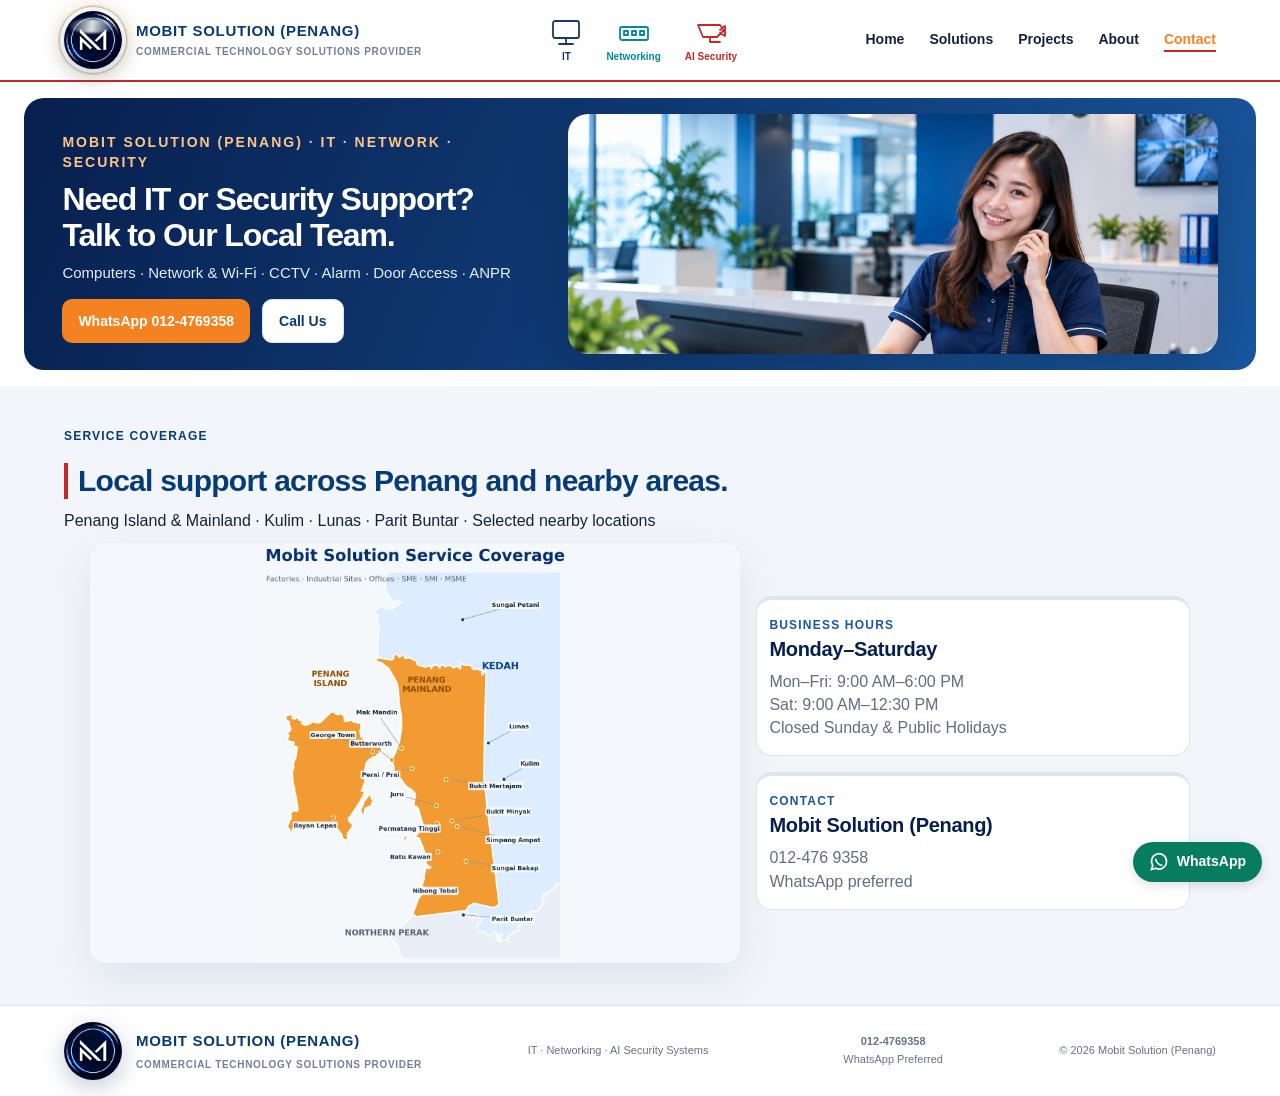
<file: coverage.html>
<!doctype html>
<html lang="en">
<head>
<meta charset="utf-8">
<meta name="viewport" content="width=device-width,initial-scale=1">
<title>Contact &amp; Service Coverage | Mobit Solution Penang</title>
<meta name="description" content="Mobit Solution service coverage has moved to the Contact page.">
<meta http-equiv="refresh" content="0;url=contact.html#coverage">
<link rel="canonical" href="contact.html#coverage">
<script>location.replace('contact.html#coverage')</script>
</head>
<body>
<p>Service coverage has moved to <a href="contact.html#coverage">Contact &amp; Coverage</a>.</p>
</body>
</html>
</file>
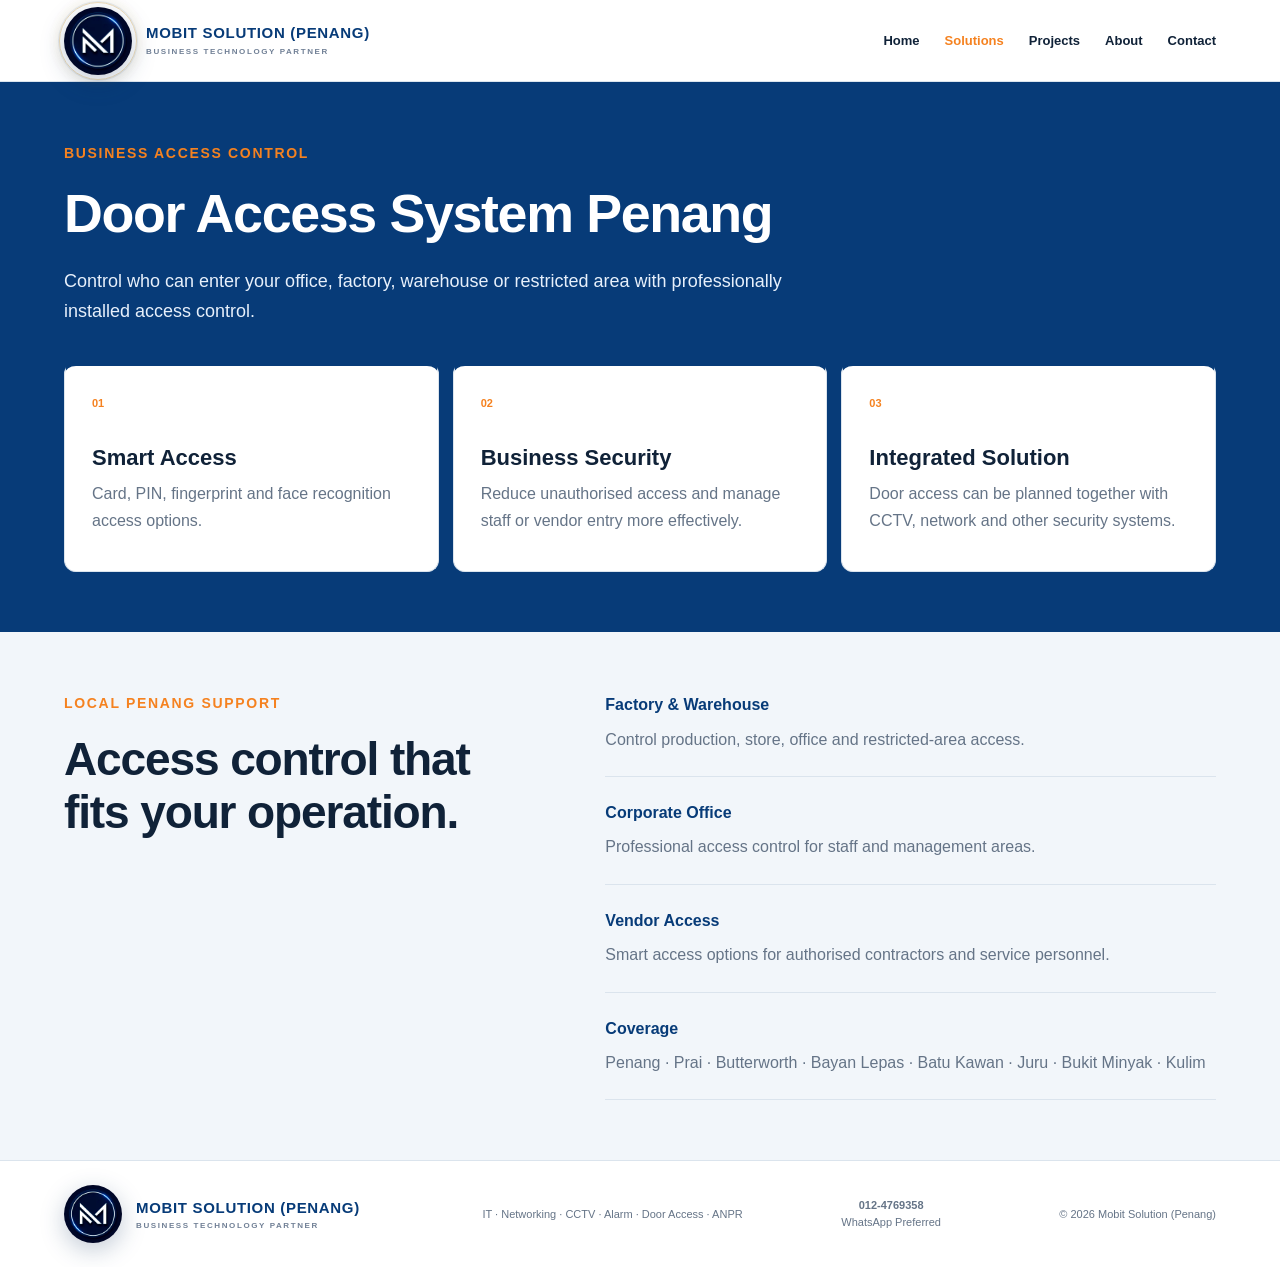
<file: door-access-penang.html>
<!doctype html><html lang="en"><head><meta charset="utf-8"><meta name="viewport" content="width=device-width,initial-scale=1"><title>Door Access System Penang | Installation | Mobit</title><meta property="og:type" content="website"><meta property="og:title" content="Door Access System Penang | Installation | Mobit"><meta property="og:description" content="Door access system installation and service in Penang, Bayan Lepas, Prai and Kulim. Card, PIN, fingerprint, face recognition and magnetic door access."><meta property="og:url" content="https://mobitsolution.com/door-access-penang.html"><meta name="description" content="Door access system installation and service in Penang, Bayan Lepas, Prai and Kulim. Card, PIN, fingerprint, face recognition and magnetic door access."><link rel="canonical" href="https://mobitsolution.com/door-access-penang.html"><script type="application/ld+json">{"@context":"https://schema.org","@type":"Service","name":"Door Access System Installation Penang","provider":{"@type":"LocalBusiness","name":"Mobit Solution (Penang)","telephone":"+60124769358","url":"https://mobitsolution.com/"},"areaServed":["Penang","Prai","Butterworth","Bayan Lepas","Bukit Mertajam","Batu Kawan","Juru","Bukit Minyak","Kulim"],"description":"Business door access and smart access control installation and support in Penang."}</script><link rel="stylesheet" href="theme-modern.css"><link rel="stylesheet" href="logo-consistent.css"><link rel="stylesheet" href="site-consistent.css?v=20261006-1"></head><body data-page="door-access-penang.html"><header class="modern-header"><a class="modern-brand" href="index.html"><img src="assets/mobit-logo.webp" alt="Mobit Solution Penang"><span><b>MOBIT SOLUTION (PENANG)</b><small>BUSINESS TECHNOLOGY PARTNER</small></span></a><button class="modern-menu" aria-label="Open navigation menu" aria-expanded="false"><span>MENU</span><b aria-hidden="true">☰</b></button><nav class="modern-nav"><a href="index.html">Home</a><a class="active" aria-current="page" href="products.html">Solutions</a><a href="projects.html">Projects</a><a href="about.html">About</a><a href="contact.html">Contact</a></nav></header><main><section class="modern-section"><p class="kicker">BUSINESS ACCESS CONTROL</p><h1>Door Access System Penang</h1><p>Control who can enter your office, factory, warehouse or restricted area with professionally installed access control.</p><div class="solution-grid"><article><span>01</span><h3>Smart Access</h3><p>Card, PIN, fingerprint and face recognition access options.</p></article><article><span>02</span><h3>Business Security</h3><p>Reduce unauthorised access and manage staff or vendor entry more effectively.</p></article><article><span>03</span><h3>Integrated Solution</h3><p>Door access can be planned together with CCTV, network and other security systems.</p></article></div></section><section class="modern-section why"><div><p class="kicker">LOCAL PENANG SUPPORT</p><h2>Access control that fits your operation.</h2></div><div class="why-list"><p><b>Factory & Warehouse</b><span>Control production, store, office and restricted-area access.</span></p><p><b>Corporate Office</b><span>Professional access control for staff and management areas.</span></p><p><b>Vendor Access</b><span>Smart access options for authorised contractors and service personnel.</span></p><p><b>Coverage</b><span>Penang · Prai · Butterworth · Bayan Lepas · Batu Kawan · Juru · Bukit Minyak · Kulim</span></p></div></section><section class="home-simple-cta"><h2>Need Door Access for Your Business?</h2><p>Talk to Mobit Solution about your access control requirements.</p><a class="primary wa-quote" href="#">WhatsApp 012-4769358</a></section></main><footer class="modern-footer"><a class="modern-brand" href="index.html"><img src="assets/mobit-logo.webp" alt="Mobit Solution Penang"><span><b>MOBIT SOLUTION (PENANG)</b><small>BUSINESS TECHNOLOGY PARTNER</small></span></a><p>IT · Networking · CCTV · Alarm · Door Access · ANPR</p><p><b>012-4769358</b><br>WhatsApp Preferred</p><p>© 2026 Mobit Solution (Penang)</p></footer><script src="script.js?v=20261006-1"></script></body></html>
</file>
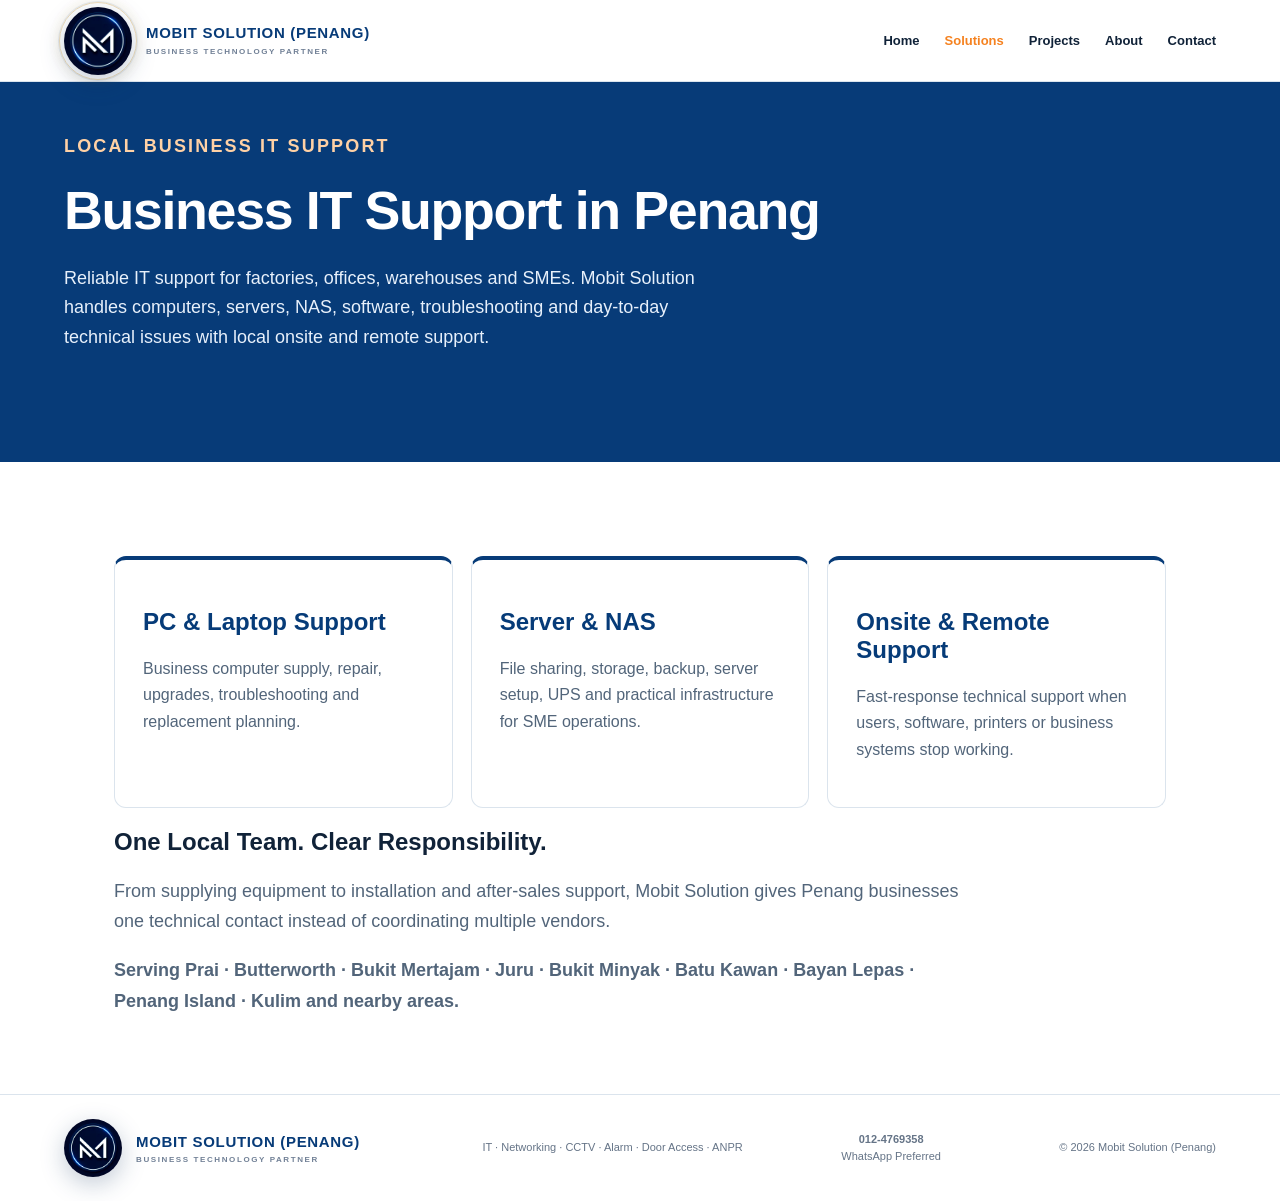
<file: it-support-penang.html>
<!doctype html><html lang="en"><head><meta charset="utf-8"><meta name="viewport" content="width=device-width,initial-scale=1"><title>IT Support Penang | Business IT Services | Mobit Solution</title><meta property="og:type" content="website"><meta property="og:title" content="IT Support Penang | Business IT Services | Mobit Solution"><meta property="og:description" content="Business IT support in Penang, Prai, Butterworth and Kulim. PC and laptop repair, servers, NAS, troubleshooting, remote and onsite IT services for SMEs."><meta property="og:url" content="https://mobitsolution.com/it-support-penang.html"><meta name="description" content="Business IT support in Penang, Prai, Butterworth and Kulim. PC and laptop repair, servers, NAS, troubleshooting, remote and onsite IT services for SMEs."><link rel="canonical" href="https://mobitsolution.com/it-support-penang.html"><link rel="stylesheet" href="theme-modern.css?v=20260825-1"><link rel="stylesheet" href="logo-consistent.css?v=20260817-5"><link rel="icon" href="assets/mobit-logo.webp"><script src="analytics.js"></script><script type="application/ld+json">{"@context":"https://schema.org","@type":"Service","name":"Business IT Support Penang","provider":{"@type":"LocalBusiness","name":"Mobit Solution (Penang)","telephone":"+60124769358","url":"https://mobitsolution.com/"},"areaServed":["Penang","Prai","Butterworth","Bukit Mertajam","Juru","Bukit Minyak","Batu Kawan","Bayan Lepas","Kulim"],"serviceType":"Business IT Support"}</script><style>.service-hero,.service-body{padding:70px 6%;max-width:1180px;margin:auto}.service-hero{padding-top:90px}.service-hero h1{font-size:clamp(38px,6vw,68px);color:#063b78;max-width:900px}.service-hero p,.service-body p{font-size:18px;line-height:1.7;color:#52657a;max-width:850px}.service-grid{display:grid;grid-template-columns:repeat(3,1fr);gap:18px;margin-top:34px}.service-grid article{padding:28px;border:1px solid #dce6ef;border-radius:18px;background:#fff}.service-grid h2{color:#063b78}.service-cta{margin-top:38px}.service-cta a{display:inline-block}.areas{font-weight:700;color:#52657a}@media(max-width:760px){.service-grid{grid-template-columns:1fr}}</style><link rel="stylesheet" href="site-consistent.css?v=20261006-1"></head><body data-page="it-support-penang.html"><header class="modern-header"><a class="modern-brand" href="index.html"><img src="assets/mobit-logo.webp" alt="Mobit Solution Penang"><span><b>MOBIT SOLUTION (PENANG)</b><small>BUSINESS TECHNOLOGY PARTNER</small></span></a><button class="modern-menu" aria-label="Open navigation menu" aria-expanded="false"><span>MENU</span><b aria-hidden="true">☰</b></button><nav class="modern-nav"><a href="index.html">Home</a><a class="active" aria-current="page" href="products.html">Solutions</a><a href="projects.html">Projects</a><a href="about.html">About</a><a href="contact.html">Contact</a></nav></header><main><section class="service-hero"><p class="kicker">LOCAL BUSINESS IT SUPPORT</p><h1>Business IT Support in Penang</h1><p>Reliable IT support for factories, offices, warehouses and SMEs. Mobit Solution handles computers, servers, NAS, software, troubleshooting and day-to-day technical issues with local onsite and remote support.</p><div class="service-cta"><a class="primary wa-quote" href="#">Discuss Your IT Requirement</a></div></section><section class="service-body"><div class="service-grid"><article><h2>PC & Laptop Support</h2><p>Business computer supply, repair, upgrades, troubleshooting and replacement planning.</p></article><article><h2>Server & NAS</h2><p>File sharing, storage, backup, server setup, UPS and practical infrastructure for SME operations.</p></article><article><h2>Onsite & Remote Support</h2><p>Fast-response technical support when users, software, printers or business systems stop working.</p></article></div><h2>One Local Team. Clear Responsibility.</h2><p>From supplying equipment to installation and after-sales support, Mobit Solution gives Penang businesses one technical contact instead of coordinating multiple vendors.</p><p class="areas">Serving Prai · Butterworth · Bukit Mertajam · Juru · Bukit Minyak · Batu Kawan · Bayan Lepas · Penang Island · Kulim and nearby areas.</p></section></main><footer class="modern-footer"><a class="modern-brand" href="index.html"><img src="assets/mobit-logo.webp" alt="Mobit Solution Penang"><span><b>MOBIT SOLUTION (PENANG)</b><small>BUSINESS TECHNOLOGY PARTNER</small></span></a><p>IT · Networking · CCTV · Alarm · Door Access · ANPR</p><p><b>012-4769358</b><br>WhatsApp Preferred</p><p>© 2026 Mobit Solution (Penang)</p></footer><script src="script.js?v=20261006-1"></script></body></html>
</file>
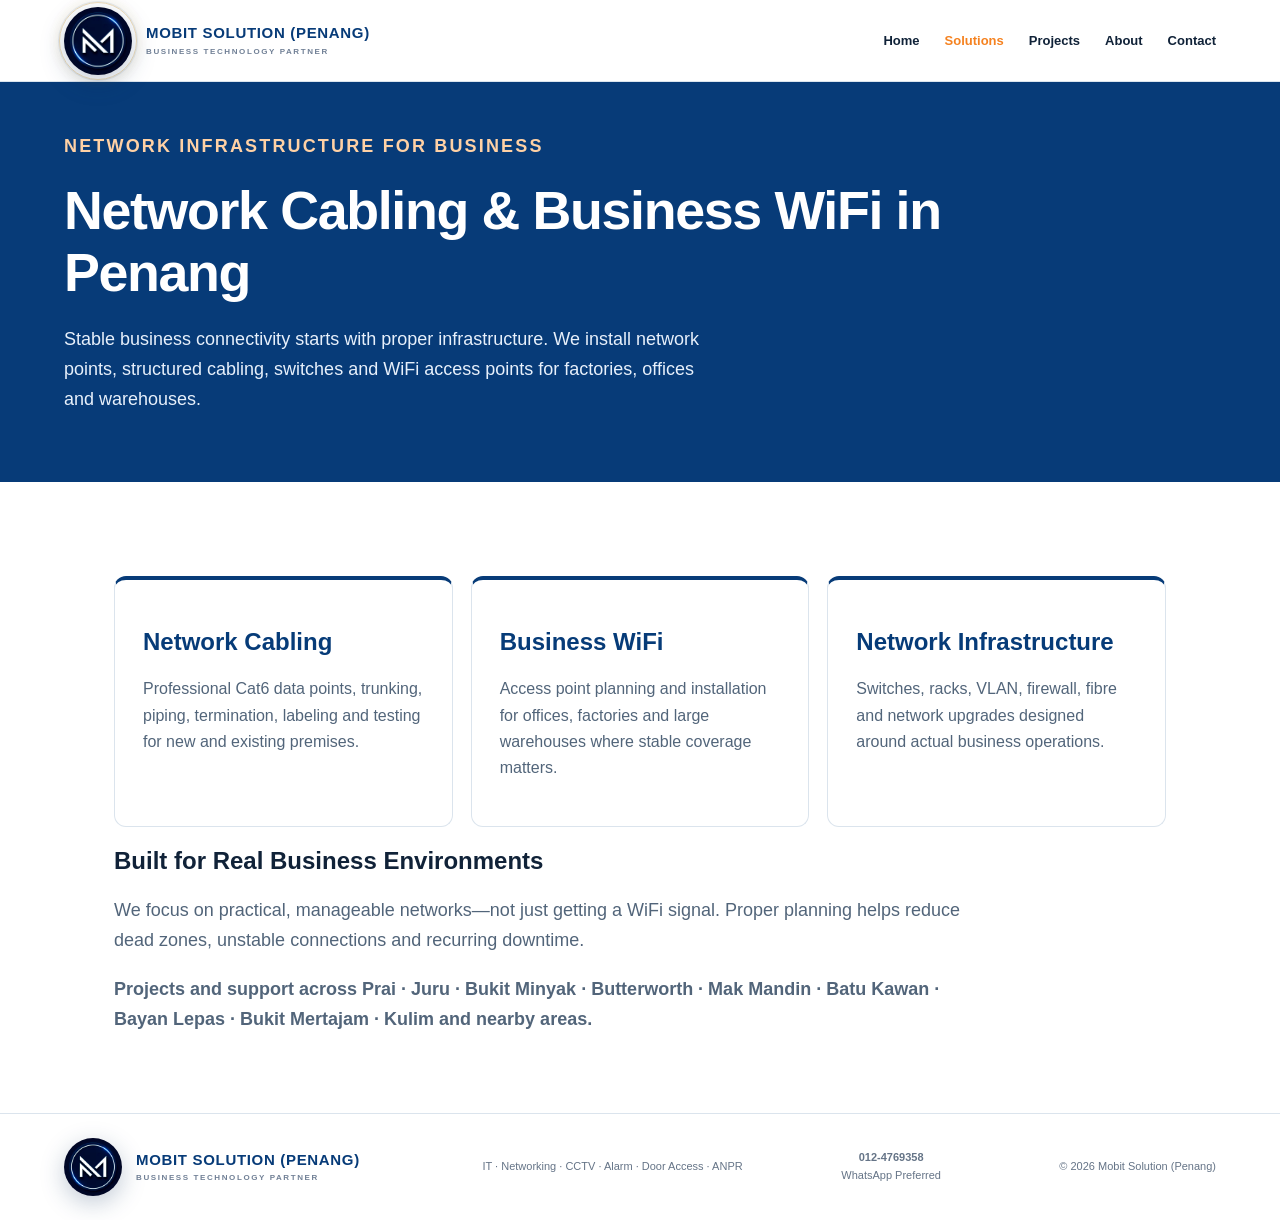
<file: network-cabling-penang.html>
<!doctype html><html lang="en"><head><meta charset="utf-8"><meta name="viewport" content="width=device-width,initial-scale=1"><title>Network Cabling Penang | Office & Factory Wi-Fi | Mobit</title><meta property="og:type" content="website"><meta property="og:title" content="Network Cabling Penang | Office & Factory Wi-Fi | Mobit"><meta property="og:description" content="Network cabling in Penang, Bukit Mertajam, Juru and Batu Kawan. Cat6 data cabling, switches, enterprise Wi-Fi installation and network troubleshooting."><meta property="og:url" content="https://mobitsolution.com/network-cabling-penang.html"><meta name="description" content="Network cabling in Penang, Bukit Mertajam, Juru and Batu Kawan. Cat6 data cabling, switches, enterprise Wi-Fi installation and network troubleshooting."><link rel="canonical" href="https://mobitsolution.com/network-cabling-penang.html"><link rel="stylesheet" href="theme-modern.css?v=20260825-1"><link rel="stylesheet" href="logo-consistent.css?v=20260817-5"><link rel="icon" href="assets/mobit-logo.webp"><script src="analytics.js"></script><script type="application/ld+json">{"@context":"https://schema.org","@type":"Service","name":"Network Cabling and Business WiFi Penang","provider":{"@type":"LocalBusiness","name":"Mobit Solution (Penang)","telephone":"+60124769358","url":"https://mobitsolution.com/"},"areaServed":["Penang","Prai","Butterworth","Juru","Bukit Minyak","Batu Kawan","Bayan Lepas","Kulim"],"serviceType":"Network Cabling and Enterprise WiFi"}</script><style>.service-hero,.service-body{padding:70px 6%;max-width:1180px;margin:auto}.service-hero{padding-top:90px}.service-hero h1{font-size:clamp(38px,6vw,68px);color:#063b78;max-width:950px}.service-hero p,.service-body p{font-size:18px;line-height:1.7;color:#52657a;max-width:850px}.service-grid{display:grid;grid-template-columns:repeat(3,1fr);gap:18px;margin-top:34px}.service-grid article{padding:28px;border:1px solid #dce6ef;border-radius:18px;background:#fff}.service-grid h2{color:#063b78}.service-cta{margin-top:38px}.areas{font-weight:700;color:#52657a}@media(max-width:760px){.service-grid{grid-template-columns:1fr}}</style><link rel="stylesheet" href="site-consistent.css?v=20261006-1"></head><body data-page="network-cabling-penang.html"><header class="modern-header"><a class="modern-brand" href="index.html"><img src="assets/mobit-logo.webp" alt="Mobit Solution Penang"><span><b>MOBIT SOLUTION (PENANG)</b><small>BUSINESS TECHNOLOGY PARTNER</small></span></a><button class="modern-menu" aria-label="Open navigation menu" aria-expanded="false"><span>MENU</span><b aria-hidden="true">☰</b></button><nav class="modern-nav"><a href="index.html">Home</a><a class="active" aria-current="page" href="products.html">Solutions</a><a href="projects.html">Projects</a><a href="about.html">About</a><a href="contact.html">Contact</a></nav></header><main><section class="service-hero"><p class="kicker">NETWORK INFRASTRUCTURE FOR BUSINESS</p><h1>Network Cabling & Business WiFi in Penang</h1><p>Stable business connectivity starts with proper infrastructure. We install network points, structured cabling, switches and WiFi access points for factories, offices and warehouses.</p><div class="service-cta"><a class="primary wa-quote" href="#">Discuss Your Network Project</a></div></section><section class="service-body"><div class="service-grid"><article><h2>Network Cabling</h2><p>Professional Cat6 data points, trunking, piping, termination, labeling and testing for new and existing premises.</p></article><article><h2>Business WiFi</h2><p>Access point planning and installation for offices, factories and large warehouses where stable coverage matters.</p></article><article><h2>Network Infrastructure</h2><p>Switches, racks, VLAN, firewall, fibre and network upgrades designed around actual business operations.</p></article></div><h2>Built for Real Business Environments</h2><p>We focus on practical, manageable networks—not just getting a WiFi signal. Proper planning helps reduce dead zones, unstable connections and recurring downtime.</p><p class="areas">Projects and support across Prai · Juru · Bukit Minyak · Butterworth · Mak Mandin · Batu Kawan · Bayan Lepas · Bukit Mertajam · Kulim and nearby areas.</p></section></main><footer class="modern-footer"><a class="modern-brand" href="index.html"><img src="assets/mobit-logo.webp" alt="Mobit Solution Penang"><span><b>MOBIT SOLUTION (PENANG)</b><small>BUSINESS TECHNOLOGY PARTNER</small></span></a><p>IT · Networking · CCTV · Alarm · Door Access · ANPR</p><p><b>012-4769358</b><br>WhatsApp Preferred</p><p>© 2026 Mobit Solution (Penang)</p></footer><script src="script.js?v=20261006-1"></script></body></html>
</file>
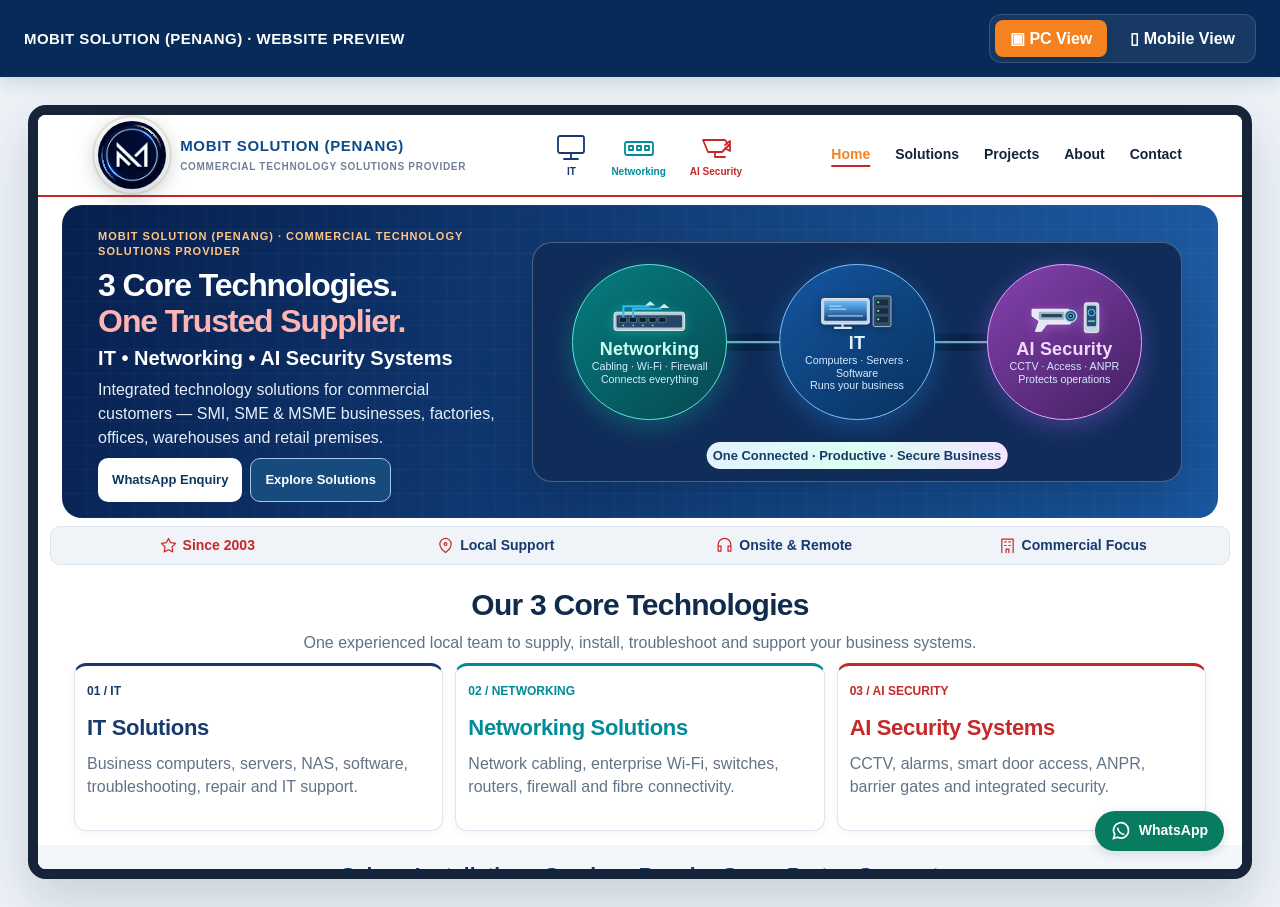
<file: preview.html>
<!doctype html>
<html lang="en">
<head>
  <meta charset="utf-8">
  <meta name="viewport" content="width=device-width,initial-scale=1">
  <title>Mobit Solution Website Preview</title>
  <style>
    :root{font-family:Inter,Arial,sans-serif;color:#10233f;background:#eef3f8}
    *{box-sizing:border-box}
    body{margin:0;min-height:100vh}
    .toolbar{position:sticky;top:0;z-index:5;display:flex;align-items:center;justify-content:space-between;gap:20px;padding:14px 24px;background:#072b59;color:#fff;box-shadow:0 4px 18px #071f3b2b}
    .brand{font-size:15px;font-weight:800;letter-spacing:.03em}
    .controls{display:flex;align-items:center;gap:8px;padding:5px;background:#fff1;border:1px solid #ffffff26;border-radius:12px}
    button{border:0;border-radius:8px;padding:9px 15px;background:transparent;color:#fff;font:inherit;font-weight:750;cursor:pointer}
    button.active{background:#f58220;box-shadow:0 3px 10px #0002}
    .stage{display:flex;justify-content:center;align-items:flex-start;padding:28px;min-height:calc(100vh - 70px);overflow:auto}
    .device{width:min(1440px,100%);height:calc(100vh - 126px);min-height:620px;background:#fff;border:10px solid #162439;border-radius:18px;overflow:hidden;box-shadow:0 22px 55px #10233f2c;transition:width .28s ease,border-radius .28s ease}
    .device.mobile{width:390px;max-width:100%;height:780px;border-radius:34px;border-width:12px}
    iframe{display:block;width:100%;height:100%;border:0;background:#fff}
    @media(max-width:600px){.toolbar{padding:12px;gap:8px;flex-wrap:wrap}.brand{width:100%;text-align:center}.controls{margin:auto}.stage{padding:14px}.device{min-height:600px;height:calc(100vh - 126px);border-width:6px}.device.mobile{border-width:7px}}
  </style>
</head>
<body>
  <header class="toolbar">
    <div class="brand">MOBIT SOLUTION (PENANG) · WEBSITE PREVIEW</div>
    <div class="controls" role="group" aria-label="Preview device">
      <button type="button" class="active" data-view="pc" aria-pressed="true">▣ PC View</button>
      <button type="button" data-view="mobile" aria-pressed="false">▯ Mobile View</button>
    </div>
  </header>
  <main class="stage">
    <div class="device" id="device">
      <iframe src="index.html" title="Mobit Solution website preview"></iframe>
    </div>
  </main>
  <script>
    const device=document.querySelector('#device');
    document.querySelectorAll('[data-view]').forEach(button=>button.addEventListener('click',()=>{
      const mobile=button.dataset.view==='mobile';
      device.classList.toggle('mobile',mobile);
      document.querySelectorAll('[data-view]').forEach(item=>{
        const active=item===button;
        item.classList.toggle('active',active);
        item.setAttribute('aria-pressed',String(active));
      });
    }));
  </script>
</body>
</html>
</file>
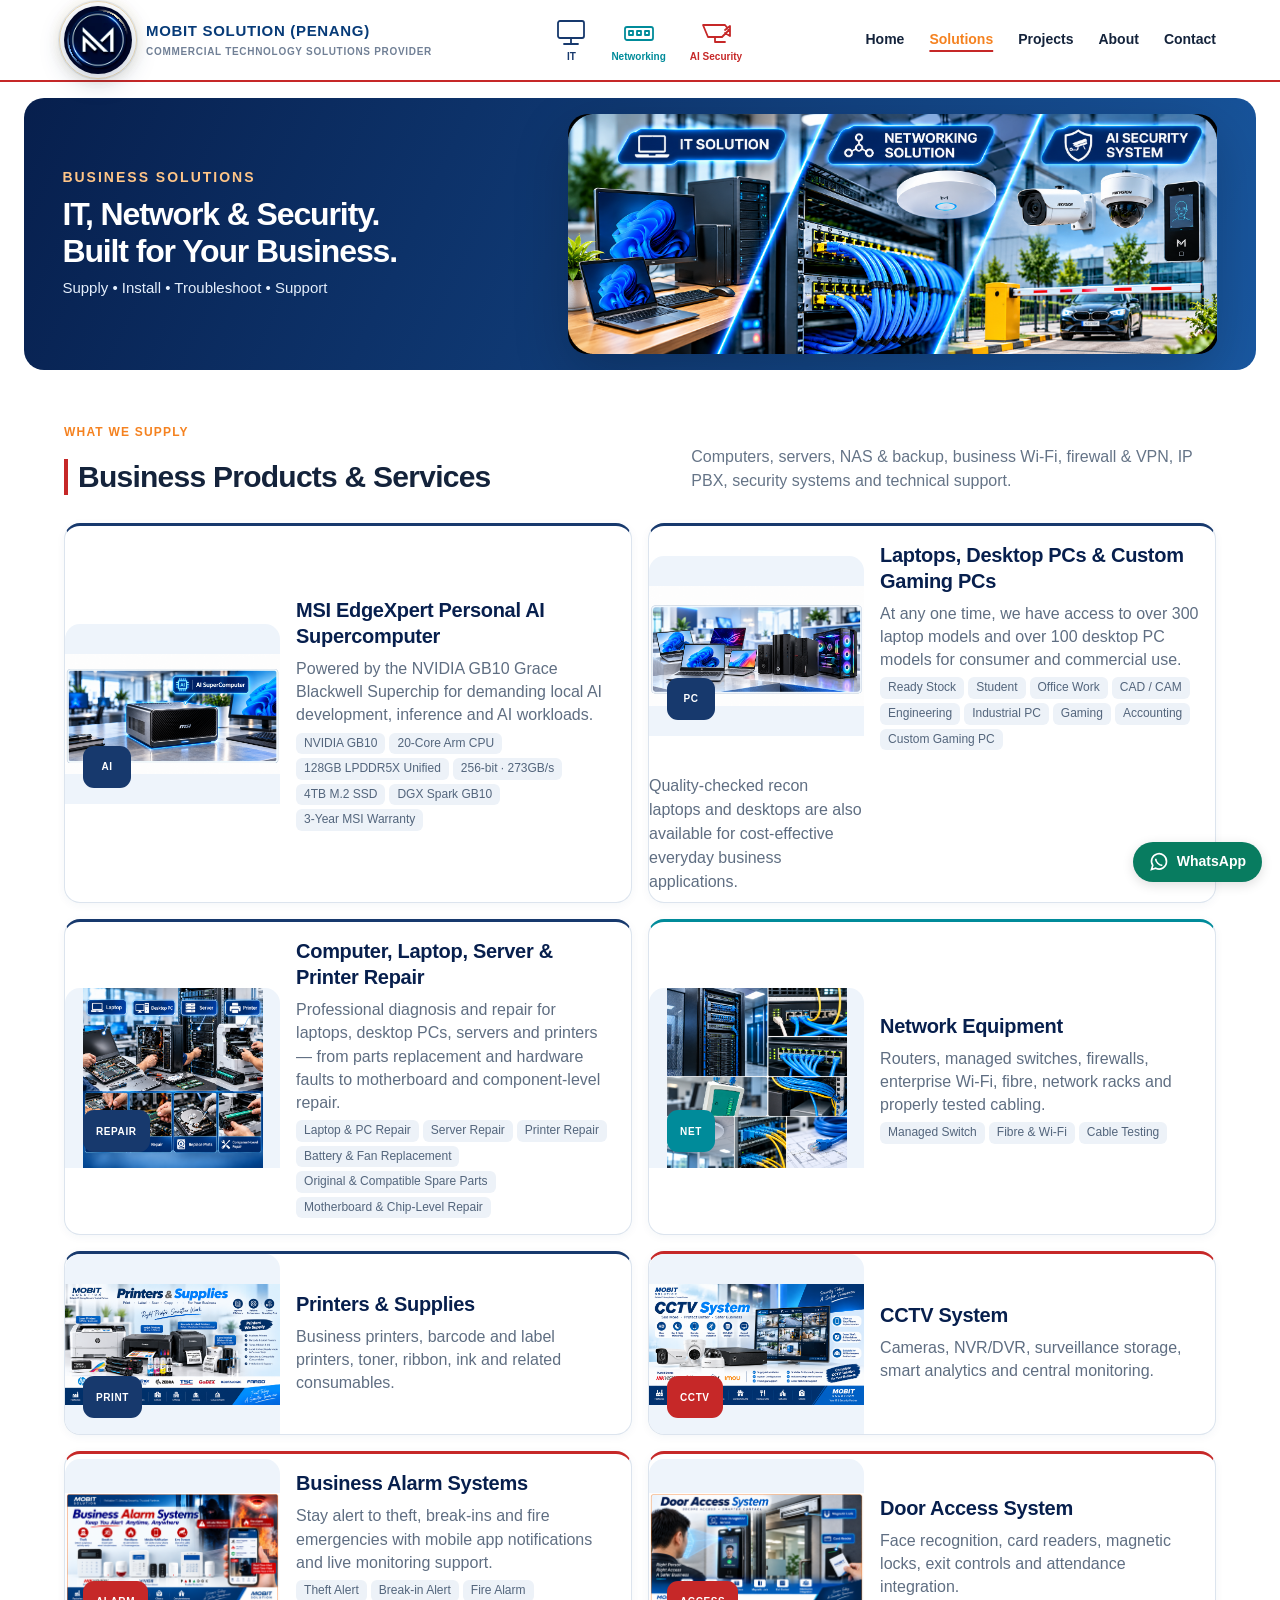
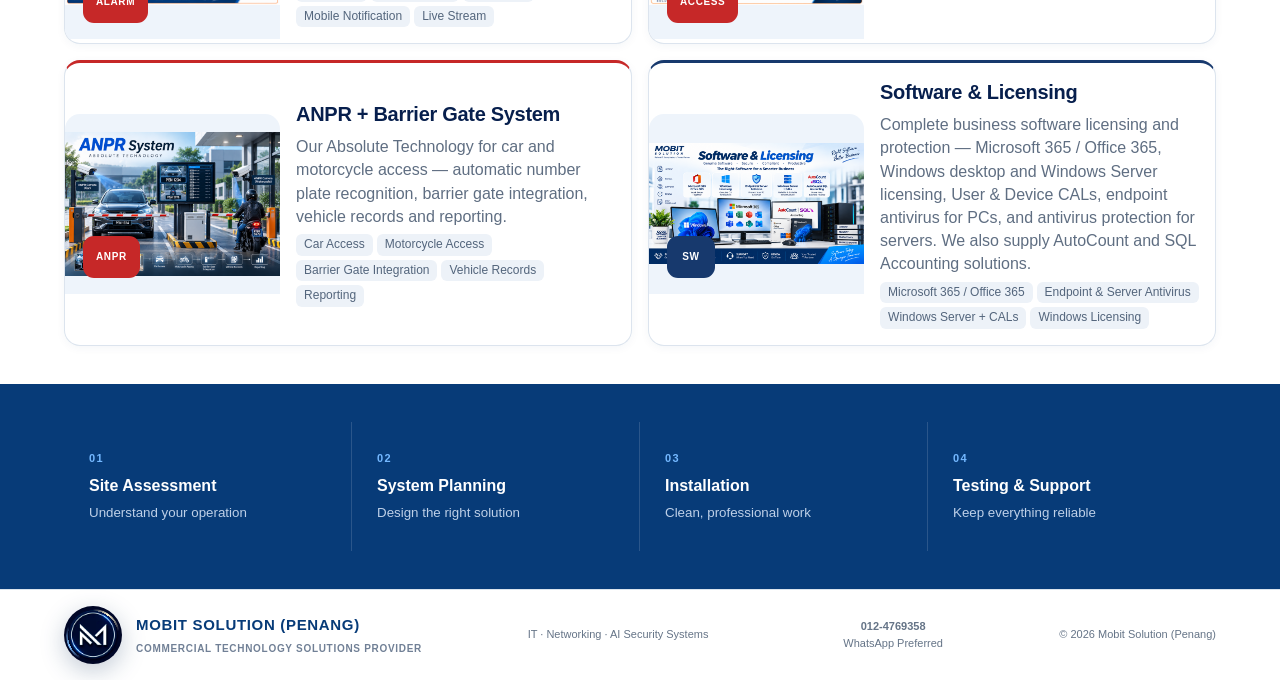
<file: products.html>
<!doctype html>
<html lang="en"><head><meta charset="utf-8"><meta name="viewport" content="width=device-width,initial-scale=1"><title>IT, Networking & CCTV Solutions Supplier Penang | Mobit Solution</title><meta name="description" content="Commercial computers, servers, network cabling, Wi-Fi, CCTV, alarm, door access and ANPR supply, installation and support in Penang."><link rel="stylesheet" href="styles.css?v=20260817-2"><link rel="stylesheet" href="logo-consistent.css?v=20260817-4"><link rel="stylesheet" href="mobile-hero-fix.css?v=20260908"><link rel="icon" href="assets/mobit-logo.webp"><script src="analytics.js"></script><style>.visual-card .card-photo.fit-photo{background:#eef4fb;display:flex;align-items:center;justify-content:center;overflow:hidden;padding:0;height:auto!important;aspect-ratio:1/1}.visual-card .card-photo.fit-photo>img{position:static!important;width:100%!important;height:100%!important;max-width:100%!important;max-height:100%!important;object-fit:contain!important;object-position:center!important;display:block!important;transform:none!important}.visual-card .card-photo.fit-photo:hover>img{transform:none!important}.solution-overview{padding:46px 6%;background:#f6f9fd;text-align:center}.solution-overview .overview-wrap{max-width:1080px;margin:0 auto}.solution-overview h2{margin:0 0 10px;color:#063b78;font-size:clamp(28px,4vw,44px)}.solution-overview>div>p{margin:0 auto 30px;max-width:780px;color:#52657a;font-size:17px}.solution-tree{position:relative;max-width:980px;margin:0 auto;padding:14px 0 8px}.tree-head{position:relative;z-index:2;display:inline-block;background:#063b78;color:#fff;border-radius:14px;padding:15px 28px;font-size:20px;font-weight:800;box-shadow:0 10px 26px rgba(6,59,120,.18)}.tree-spine{width:4px;height:34px;background:#2e75b6;margin:0 auto}.tree-group{position:relative;margin:0 auto 18px;padding:0 0 8px}.tree-group:before{content:"";position:absolute;left:50%;top:0;bottom:0;width:3px;background:#b9d3ec;transform:translateX(-50%)}.tree-label{position:relative;z-index:2;display:inline-block;margin:0 auto 18px;padding:10px 20px;border:2px solid #2e75b6;background:#fff;color:#063b78;border-radius:999px;font-weight:800;letter-spacing:.02em}.tree-row{position:relative;z-index:2;display:grid;grid-template-columns:1fr 70px 1fr;align-items:center;min-height:84px;margin:8px 0}.tree-row:before{content:"";position:absolute;left:25%;right:25%;top:50%;height:2px;background:#b9d3ec;z-index:-1}.tree-item{background:#fff;border:1px solid #dce8f4;border-radius:12px;padding:14px 17px;color:#173b61;box-shadow:0 5px 16px rgba(6,59,120,.06);text-align:left}.tree-item.left{grid-column:1}.tree-item.right{grid-column:3}.tree-item b{display:block;color:#063b78;font-size:16px;margin-bottom:5px}.tree-item small{display:block;color:#61758a;font-size:12.5px;line-height:1.45;font-weight:500}.tree-dot{grid-column:2;width:12px;height:12px;border-radius:50%;background:#2e75b6;margin:auto;border:3px solid #f6f9fd;box-sizing:content-box}.security-label{margin-top:12px;background:#eaf3fc}.tree-foot{position:relative;z-index:2;display:inline-block;background:#f59e0b;color:#fff;border-radius:12px;padding:13px 24px;font-weight:800;margin-top:2px}.tree-target{margin:13px auto 0!important;font-size:14px!important;color:#60758a!important;font-weight:700}@media(max-width:600px){.solution-overview{padding:34px 14px}.solution-overview>div>p{font-size:15px}.tree-head{font-size:17px;padding:13px 18px}.tree-row{grid-template-columns:1fr 24px 1fr;min-height:100px;margin:7px 0}.tree-item{padding:10px 9px}.tree-item b{font-size:13px}.tree-item small{font-size:10.5px;line-height:1.35}.tree-row:before{left:24%;right:24%}.tree-label{font-size:12px;padding:9px 12px}.tree-foot{font-size:13px;padding:11px 13px}.tree-target{font-size:12px!important}}@media(min-width:900px){.visual-card .card-photo.fit-photo{aspect-ratio:4/3}}</style><style id="inner-page-readability">.advisor-hero h1,.projects-intro h1,.tech-intro h1{line-height:1.15;letter-spacing:-.025em}.advisor-hero-copy>p:not(.eyebrow),.tech-intro .intro-copy{font-size:18px;line-height:1.65}.advisor-hero .advisor-badge{display:none}.tree-item small{font-size:14px;line-height:1.6}.tree-target{line-height:1.6}.tech-tags span{font-size:14px}.project-copy p,.value-card span,.contact-cards p{font-size:16px;line-height:1.65}@media(max-width:700px){.advisor-hero h1,.projects-intro h1,.tech-intro h1{font-size:clamp(30px,8.2vw,38px);line-height:1.15}.advisor-hero-copy,.advisor-left .advisor-hero-copy{padding:0!important}.advisor-hero-copy>p:not(.eyebrow),.projects-intro>p:last-child,.tech-intro .intro-copy{font-size:16px;line-height:1.65}.advisor-hero.advisor-right:after{background:rgba(6,41,94,.72)}.projects-intro{min-height:360px;justify-content:center;background-image:linear-gradient(rgba(5,45,92,.72),rgba(5,45,92,.72)),url('assets/prj.png?v=20260916-1')}.advisor-hero.contact-standard-hero{height:auto;min-height:0!important}.contact-standard-hero .advisor-hero-copy{padding:22px!important}.contact-standard-hero .actions .btn{width:100%;font-size:16px}.solution-overview>div>p{font-size:16px}.tree-row{display:flex;flex-direction:column;gap:12px;margin:12px 0}.tree-item{width:100%;padding:16px;text-align:left}.tree-item b{font-size:16px}.tree-item small{font-size:14px;line-height:1.6}.tree-dot,.tree-row:before,.tree-group:before{display:none}.tree-label,.tree-foot,.tree-target{font-size:14px!important}.tech-intro{padding:40px 7%;gap:24px}.tech-visual{min-height:260px}.local-proof{font-size:16px;line-height:1.65}}</style><link rel="stylesheet" href="site-consistent.css?v=20261011-whitespaceaudit"><style id="mobit-solutions-hero-style">.mobit-solutions-hero{position:relative;isolation:isolate;display:flex;align-items:center;overflow:hidden;background:linear-gradient(115deg,#061d49 0%,#083a78 57%,#0c5c9b 100%);min-height:480px}.mobit-solutions-hero:after{content:none!important}.mobit-solutions-hero .advisor-hero-copy{position:relative;z-index:2;width:54%;max-width:850px;padding:55px 3% 55px 5%;text-align:left;color:#fff}.mobit-solutions-hero .advisor-hero-copy h1{color:#fff;line-height:1.12;font-size:clamp(34px,4.4vw,76px)}.mobit-solutions-hero .advisor-hero-copy h1 span{color:#fff}.mobit-solutions-hero .advisor-hero-copy>p:last-child{color:#f3f7ff}.mobit-solutions-hero .eyebrow{color:#ffc582}.mobit-hero-visuals{position:absolute;right:0;top:0;bottom:0;width:49%;display:grid;grid-template-columns:1fr 1fr;grid-template-rows:1fr 1fr;gap:5px;transform:skewX(-10deg) translateX(6%);overflow:hidden;border-left:4px solid #55b9ef}.mobit-hero-visuals .mh-tile{overflow:hidden;background:#dce9f5;border:2px solid #3b9fd7}.mobit-hero-visuals img{width:125%;height:100%;object-fit:cover;transform:skewX(10deg) translateX(-8%);display:block;filter:saturate(.92)}@media(max-width:750px){.mobit-solutions-hero{min-height:500px;display:flex;align-items:flex-start}.mobit-solutions-hero .advisor-hero-copy{width:100%;padding:42px 7% 25px!important;text-align:center}.mobit-solutions-hero .advisor-hero-copy h1{font-size:clamp(29px,7vw,43px)}.mobit-hero-visuals{top:auto;bottom:0;height:180px;width:100%;transform:none;grid-template-columns:repeat(4,1fr);grid-template-rows:1fr;border-left:0;border-top:3px solid #55b9ef}.mobit-hero-visuals img{width:100%;transform:none}.mobit-solutions-hero .advisor-hero-copy>p:last-child{font-size:15px}}</style><style id="mobit-aa-hero-override">.mobit-solutions-hero{background:#082d65 url('assets/so.png?v=20261011-3') center center/cover no-repeat!important;min-height:480px;overflow:hidden}.mobit-solutions-hero:before,.mobit-solutions-hero:after{display:none!important}.mobit-solutions-hero .advisor-hero-copy{width:55%;max-width:900px;box-sizing:border-box;position:relative;z-index:2}.mobit-solutions-hero .advisor-hero-copy h1{font-size:clamp(34px,4.1vw,70px)}@media(max-width:750px){.mobit-solutions-hero{min-height:450px;background-position:61% center!important}.mobit-solutions-hero:before{content:"";display:block!important;position:absolute;inset:0;background:linear-gradient(90deg,rgba(3,27,65,.92),rgba(3,27,65,.64))}.mobit-solutions-hero .advisor-hero-copy{width:100%;text-align:left;padding:55px 7%!important}.mobit-solutions-hero .advisor-hero-copy h1{font-size:clamp(30px,7vw,44px)}}</style><style id="mobit-unified-hero-height">
/* Consistent hero dimensions on all five main pages */
@media(min-width:851px){
body[data-page="index.html"] .modern-hero,
body[data-page="products.html"] .mobit-solutions-hero,
body[data-page="projects.html"] .projects-intro,
body[data-page="about.html"] .mobit-about-hero,
body[data-page="contact.html"] .contact-standard-hero{
box-sizing:border-box!important;height:540px!important;min-height:540px!important;max-height:none!important;
}
body[data-page="about.html"] .mobit-about-hero{padding-top:30px!important;padding-bottom:30px!important}
body[data-page="about.html"] .mobit-about-tech{min-height:0!important;height:100%!important}
}
@media(max-width:850px){
body[data-page="index.html"] .modern-hero,
body[data-page="products.html"] .mobit-solutions-hero,
body[data-page="projects.html"] .projects-intro,
body[data-page="about.html"] .mobit-about-hero,
body[data-page="contact.html"] .contact-standard-hero{
height:auto!important;max-height:none!important;min-height:0!important;
}
body[data-page="about.html"] .mobit-about-tech{height:auto!important}
}
</style><style id="compact-hero-sizing-20261125">body[data-page="products.html"] .mobit-solutions-hero{height:auto!important;min-height:350px!important}body[data-page="products.html"] .mobit-solutions-hero .advisor-hero-copy{padding:28px 5%!important}body[data-page="products.html"] .mobit-solutions-hero h1{font-size:clamp(30px,3vw,48px)!important}</style>
<style id="uniform-desktop-hero">@media(min-width:851px){body[data-page="products.html"] .mobit-solutions-hero{box-sizing:border-box!important;height:350px!important;min-height:350px!important;max-height:350px!important;padding-top:24px!important;padding-bottom:24px!important;overflow:hidden!important}}</style>
<style id="about-style-split-hero">body[data-page="products.html"] .uniform-split-hero{display:grid!important;grid-template-columns:minmax(0,1.15fr) minmax(0,.85fr)!important;gap:35px!important;align-items:center!important;background:linear-gradient(115deg,#071f4d,#1958a1)!important;padding:24px 6%!important;box-sizing:border-box!important;height:350px!important;min-height:350px!important;max-height:350px!important;overflow:hidden!important}body[data-page="products.html"] .uniform-split-hero:before,body[data-page="products.html"] .uniform-split-hero:after{display:none!important;content:none!important}body[data-page="products.html"] .uniform-split-hero .advisor-hero-copy{width:100%!important;max-width:none!important;padding:0!important;margin:0!important;background:none!important;box-shadow:none!important;text-align:left!important;color:white!important;min-width:0}body[data-page="products.html"] .uniform-split-hero h1,body[data-page="products.html"] .uniform-split-hero h1 span{color:white!important;font-size:clamp(30px,3vw,48px)!important;line-height:1.1!important;margin:8px 0 14px!important}body[data-page="products.html"] .uniform-split-hero p{color:#e5effc!important;font-size:17px!important;line-height:1.5!important;margin:8px 0!important}body[data-page="products.html"] .uniform-split-hero .eyebrow{color:#ffc587!important;font-size:14px!important;letter-spacing:2px!important;font-weight:800!important}body[data-page="products.html"] .uniform-hero-image{height:300px;min-width:0;border-radius:24px;overflow:hidden;border:1px solid #ffffff40;box-shadow:0 18px 55px #0003}body[data-page="products.html"] .uniform-hero-image img{width:100%;height:100%;object-fit:cover;display:block}body[data-page="products.html"] .uniform-split-hero .actions{margin-top:14px!important} @media(max-width:850px){body[data-page="products.html"] .uniform-split-hero{grid-template-columns:1fr!important;height:auto!important;min-height:0!important;max-height:none!important;gap:20px!important;padding:28px 6%!important}body[data-page="products.html"] .uniform-hero-image{height:240px}body[data-page="products.html"] .uniform-split-hero h1{font-size:32px!important}}</style>
<style id="rounded-hero-container">body[data-page="products.html"] .uniform-split-hero{border-radius:24px!important;overflow:hidden!important;isolation:isolate;box-sizing:border-box!important;width:calc(100% - 48px)!important;max-width:1600px!important;margin:16px auto!important}body[data-page="products.html"] .uniform-split-hero .uniform-hero-image,body[data-page="products.html"] .uniform-split-hero .mobit-about-office,body[data-page="products.html"] .uniform-split-hero .hero-flow{border-radius:24px!important;overflow:hidden!important}@media(max-width:850px){body[data-page="products.html"] .uniform-split-hero{width:calc(100% - 24px)!important;margin:12px auto!important;border-radius:18px!important}body[data-page="products.html"] .uniform-split-hero .uniform-hero-image,body[data-page="products.html"] .uniform-split-hero .mobit-about-office,body[data-page="products.html"] .uniform-split-hero .hero-flow{border-radius:18px!important}}</style>

<style id="simple-solutions-overview">html body main .solution-overview .overview-wrap{max-width:1200px;margin:auto;padding:0 16px!important}html body main .simple-solutions{display:grid;grid-template-columns:repeat(3,minmax(0,1fr));gap:16px;margin:16px 0}html body main .simple-solutions article{background:white;border:1px solid #dce4ee;border-top:4px solid #17396d;border-radius:16px;padding:16px;text-align:left;min-width:0}html body main .simple-solutions h3{color:#17396d;margin:0 0 8px!important}html body main .simple-solutions ul{padding-left:20px;margin:0;color:#14233b;font-size:16px;line-height:1.6}html body main .simple-solutions-footer{background:#17396d;color:white;border-radius:10px;padding:10px 16px;text-align:center;font-weight:700}html body main .simple-solutions-target{text-align:center;font-size:13px!important;color:#5f6e82}@media(max-width:700px){html body main .simple-solutions{grid-template-columns:1fr;gap:10px}}</style><style id="compact-solution-photos">html body main .product-section .visual-card-grid .card-photo{height:180px!important;min-height:0!important;max-height:180px!important;aspect-ratio:auto!important;flex:none!important;overflow:hidden;box-sizing:border-box}html body main .product-section .visual-card-grid .card-photo img{display:block;width:100%!important;height:100%!important;min-height:0!important;max-height:180px!important;object-fit:contain!important;object-position:center!important} @media(max-width:700px){html body main .product-section .visual-card-grid .card-photo{height:150px!important;max-height:150px!important}html body main .product-section .visual-card-grid .card-photo img{max-height:150px!important}}</style><style id="horizontal-portfolio-layout">html body main .product-section .visual-card-grid{display:grid!important;grid-template-columns:minmax(0,1fr)!important;gap:16px!important}html body main .product-section .visual-card-grid .visual-card{display:grid!important;grid-template-columns:minmax(0,32%) minmax(0,1fr)!important;align-items:center!important;min-width:0;overflow:hidden}html body main .product-section .visual-card-grid .card-photo{width:100%!important;height:180px!important;max-height:180px!important;margin:0!important;align-self:center}html body main .product-section .visual-card-grid .card-body{min-width:0;padding:16px!important}html body main .product-section .visual-card-grid .card-body :is(h2,h3){font-size:20px!important;line-height:1.3!important;margin:0 0 8px!important}@media(max-width:700px){html body main .product-section .visual-card-grid .visual-card{grid-template-columns:1fr!important}html body main .product-section .visual-card-grid .card-photo{height:150px!important;max-height:150px!important}}</style>
<style>.header-tech-icons{display:flex;align-items:center;justify-content:center;gap:24px;color:#17396d;flex:1;min-width:0}.header-tech-icons span{display:flex;flex-direction:column;align-items:center;gap:2px}.header-tech-icons svg{width:32px;height:32px}.header-tech-icons small{font:700 10px/1.2 Arial,sans-serif;white-space:nowrap}@media(max-width:1150px){.header-tech-icons{display:none}}</style><link rel="canonical" href="https://mobitsolution.com/products.html"><style id="commercial-upgrades">.modern-header .modern-brand small,.modern-footer .modern-brand small{font-size:10px!important;letter-spacing:.07em!important}.mobit-floating-wa{position:fixed;right:18px;bottom:18px;z-index:90;background:#087c60;color:#fff!important;border-radius:24px;padding:10px 16px;display:flex;align-items:center;gap:8px;font:700 14px/1.4 Arial,sans-serif;box-shadow:0 3px 12px #0002;text-decoration:none}.mobit-floating-wa svg{width:20px;height:20px}.mobit-trust{display:grid;grid-template-columns:repeat(4,1fr);gap:8px;margin:12px auto;max-width:1180px;padding:10px 16px;background:#f3f6fa;border:1px solid #dce4ee;border-radius:12px;color:#17396d;text-align:center;font:700 14px/1.5 Arial,sans-serif}.project-filters{display:flex;flex-wrap:wrap;gap:8px;margin:0 0 16px}.project-filters button{border:1px solid #dce4ee;background:white;color:#17396d;border-radius:20px;padding:8px 14px;font:700 14px Arial;cursor:pointer}.project-filters button[aria-pressed=true]{background:#17396d;color:white}.project-card[hidden]{display:none!important}.project-photos img{cursor:zoom-in}.mobit-photo-dialog{border:0;border-radius:12px;padding:12px;max-width:94vw;background:white}.mobit-photo-dialog::backdrop{background:#000b}.mobit-photo-dialog img{display:block;max-width:85vw;max-height:78vh;object-fit:contain}.mobit-photo-dialog button{display:block;margin:0 0 8px auto;padding:8px 12px;cursor:pointer}@media(max-width:850px){.mobit-floating-wa{bottom:82px;right:12px}.mobit-trust{grid-template-columns:repeat(2,1fr);margin:12px 16px}}</style><link rel="stylesheet" href="mobit-design-system.css?v=20261128-02"><style id="solutions-wide-image">html body[data-page] main .mobit-solutions-hero .uniform-hero-image>img{object-fit:contain!important}</style></head><body data-page="products.html">
<header class="modern-header"><a class="modern-brand" href="index.html"><span class="mobit-logo-motion"><img src="assets/mobit-logo.webp" alt="Mobit Solution Penang"></span><span><b>MOBIT SOLUTION (PENANG)</b><small>COMMERCIAL TECHNOLOGY SOLUTIONS PROVIDER</small></span></a><div class="header-tech-icons" aria-label="IT, Networking and CCTV"><span><svg viewBox="0 0 32 32" fill="none" stroke="currentColor" stroke-width="1.8" stroke-linecap="round" stroke-linejoin="round" aria-hidden="true"><rect x="3" y="4" width="26" height="17" rx="2"/><path d="M16 21v6m-7 0h14"/></svg><small>IT</small></span><span><svg viewBox="0 0 32 32" fill="none" stroke="currentColor" stroke-width="1.8" stroke-linecap="round" stroke-linejoin="round" aria-hidden="true"><rect x="2" y="10" width="28" height="13" rx="2"/><path d="M6 14h4v4H6zm8 0h4v4h-4zm8 0h4v4h-4z"/></svg><small>Networking</small></span><span><svg viewBox="0 0 32 32" fill="none" stroke="currentColor" stroke-width="1.8" stroke-linecap="round" stroke-linejoin="round" aria-hidden="true"><path d="M3 8h22l4 5-7 7H8L3 8zm12 12v5h10m0-12 5-4v10l-5-3"/></svg><small>AI Security</small></span></div><button class="modern-menu" aria-label="Open navigation menu" aria-expanded="false"><span>MENU</span><b aria-hidden="true">☰</b></button><nav class="modern-nav"><a href="index.html">Home</a><a class="active" aria-current="page" href="products.html">Solutions</a><a href="projects.html">Projects</a><a href="about.html">About</a><a href="contact.html">Contact</a></nav></header>
<main><section class="uniform-split-hero mobit-solutions-hero" aria-label="Business IT, networking and security solutions"><div class="advisor-hero-copy"><p class="eyebrow">BUSINESS SOLUTIONS</p><h1>IT, Network &amp; Security.<br><span>Built for Your Business.</span></h1><p>Supply • Install • Troubleshoot • Support</p></div><div class="uniform-hero-image"><img src="assets/solutions-hero-wide.png" alt="Business IT, networking and security solutions" loading="eager"></div></section>

<section class="section product-section"><div class="heading compact-heading"><div><p class="eyebrow">WHAT WE SUPPLY</p><h2>Business Products &amp; Services</h2></div><p>Computers, servers, NAS &amp; backup, business Wi-Fi, firewall &amp; VPN, IP PBX, security systems and technical support.</p></div><div class="page-grid visual-card-grid">
<article class="product-card visual-card" data-tech="it"><div class="card-photo fit-photo"><img src="assets/ai-supercomputer.png?v=20260906" alt="MSI EdgeXpert AI SuperComputer" loading="lazy"><span class="photo-icon">AI</span></div><div class="card-body"><h2>MSI EdgeXpert Personal AI Supercomputer</h2><p>Powered by the NVIDIA GB10 Grace Blackwell Superchip for demanding local AI development, inference and AI workloads.</p><ul class="mini-tags"><li>NVIDIA GB10</li><li>20-Core Arm CPU</li><li>128GB LPDDR5X Unified</li><li>256-bit · 273GB/s</li><li>4TB M.2 SSD</li><li>DGX Spark GB10</li><li>3-Year MSI Warranty</li></ul></div></article>
<article class="product-card visual-card" data-tech="it"><div class="card-photo fit-photo"><img src="assets/computer-range2.png?v=20260906-3" alt="Laptops desktop PCs and custom gaming PC" loading="lazy"><span class="photo-icon">PC</span></div><div class="card-body"><h2>Laptops, Desktop PCs & Custom Gaming PCs</h2><p>At any one time, we have access to over 300 laptop models and over 100 desktop PC models for consumer and commercial use.</p><ul class="mini-tags"><li>Ready Stock</li><li>Student</li><li>Office Work</li><li>CAD / CAM</li><li>Engineering</li><li>Industrial PC</li><li>Gaming</li><li>Accounting</li><li>Custom Gaming PC</li></ul></div><p>Quality-checked recon laptops and desktops are also available for cost-effective everyday business applications.</p></article>
<article class="product-card visual-card" data-tech="it"><div class="card-photo fit-photo"><img src="assets/repair.png?v=20260906-2" alt="Laptop desktop PC server and printer repair services" loading="lazy"><span class="photo-icon">REPAIR</span></div><div class="card-body"><h2>Computer, Laptop, Server & Printer Repair</h2><p>Professional diagnosis and repair for laptops, desktop PCs, servers and printers — from parts replacement and hardware faults to motherboard and component-level repair.</p><ul class="mini-tags"><li>Laptop & PC Repair</li><li>Server Repair</li><li>Printer Repair</li><li>Battery & Fan Replacement</li><li>Original & Compatible Spare Parts</li><li>Motherboard & Chip-Level Repair</li></ul></div></article>
<article class="product-card visual-card" data-tech="network"><div class="card-photo fit-photo"><img src="assets/network.png?v=20260906" alt="Network rack managed switch Wi-Fi fibre structured cabling and cable testing" loading="lazy"><span class="photo-icon">NET</span></div><div class="card-body"><h2>Network Equipment</h2><p>Routers, managed switches, firewalls, enterprise Wi-Fi, fibre, network racks and properly tested cabling.</p><ul class="mini-tags"><li>Managed Switch</li><li>Fibre & Wi-Fi</li><li>Cable Testing</li></ul></div></article>
<article class="product-card visual-card" data-tech="it"><div class="card-photo fit-photo"><img src="assets/printers-supplies.png?v=20260906-2" alt="Business printers barcode label printers toner ribbon ink and supplies" loading="lazy"><span class="photo-icon">PRINT</span></div><div class="card-body"><h2>Printers & Supplies</h2><p>Business printers, barcode and label printers, toner, ribbon, ink and related consumables.</p></div></article>
<article class="product-card visual-card" data-tech="security"><div class="card-photo fit-photo"><img src="assets/cctv.png?v=20260906-2" alt="CCTV cameras NVR DVR surveillance monitoring and security system" loading="lazy"><span class="photo-icon">CCTV</span></div><div class="card-body"><h2>CCTV System</h2><p>Cameras, NVR/DVR, surveillance storage, smart analytics and central monitoring.</p></div></article>
<article class="product-card visual-card" data-tech="security"><div class="card-photo fit-photo"><img src="assets/alarm.png?v=20260906-2" alt="Business alarm systems with theft break-in fire mobile notification and live stream alerts" loading="lazy"><span class="photo-icon">ALARM</span></div><div class="card-body"><h2>Business Alarm Systems</h2><p>Stay alert to theft, break-ins and fire emergencies with mobile app notifications and live monitoring support.</p><ul class="mini-tags"><li>Theft Alert</li><li>Break-in Alert</li><li>Fire Alarm</li><li>Mobile Notification</li><li>Live Stream</li></ul></div></article>
<article class="product-card visual-card" data-tech="security"><div class="card-photo fit-photo"><img src="assets/door-access.png?v=20260906-2" alt="Door access system with face recognition and magnetic door lock" loading="lazy"><span class="photo-icon">ACCESS</span></div><div class="card-body"><h2>Door Access System</h2><p>Face recognition, card readers, magnetic locks, exit controls and attendance integration.</p></div></article>
<article class="product-card visual-card" data-tech="security"><div class="card-photo fit-photo"><img src="assets/anpr2.png?v=20260906-3" alt="ANPR barrier gate system for cars and motorcycles" loading="lazy"><span class="photo-icon">ANPR</span></div><div class="card-body"><h2>ANPR + Barrier Gate System</h2><p>Our Absolute Technology for car and motorcycle access — automatic number plate recognition, barrier gate integration, vehicle records and reporting.</p><ul class="mini-tags"><li>Car Access</li><li>Motorcycle Access</li><li>Barrier Gate Integration</li><li>Vehicle Records</li><li>Reporting</li></ul></div></article>
<article class="product-card visual-card" data-tech="it"><div class="card-photo fit-photo"><img src="assets/software-licensing.png?v=20260906-2" alt="Business software licensing Microsoft 365 Windows Server CALs antivirus AutoCount and SQL Accounting" loading="lazy"><span class="photo-icon">SW</span></div><div class="card-body"><h2>Software & Licensing</h2><p>Complete business software licensing and protection — Microsoft 365 / Office 365, Windows desktop and Windows Server licensing, User & Device CALs, endpoint antivirus for PCs, and antivirus protection for servers. We also supply AutoCount and SQL Accounting solutions.</p><ul class="mini-tags"><li>Microsoft 365 / Office 365</li><li>Endpoint & Server Antivirus</li><li>Windows Server + CALs</li><li>Windows Licensing</li></ul></div></article>
</div></section><section id="services" class="service-process" aria-label="Our service process"><div><span>01</span><b>Site Assessment</b><small>Understand your operation</small></div><div><span>02</span><b>System Planning</b><small>Design the right solution</small></div><div><span>03</span><b>Installation</b><small>Clean, professional work</small></div><div><span>04</span><b>Testing & Support</b><small>Keep everything reliable</small></div></section></main>
<footer class="modern-footer"><a class="modern-brand" href="index.html"><span class="mobit-logo-motion"><img src="assets/mobit-logo.webp" alt="Mobit Solution Penang"></span><span><b>MOBIT SOLUTION (PENANG)</b><small>COMMERCIAL TECHNOLOGY SOLUTIONS PROVIDER</small></span></a><p>IT · Networking · AI Security Systems</p><p><b>012-4769358</b><br>WhatsApp Preferred</p><p>© 2026 Mobit Solution (Penang)</p></footer><script src="script.js?v=20261125-en-only"></script><a class="mobit-floating-wa" href="https://wa.me/60124769358" aria-label="WhatsApp enquiry" target="_blank" rel="noopener noreferrer"><svg viewBox="0 0 24 24" fill="none" stroke="currentColor" stroke-width="2" aria-hidden="true"><path d="M21 11.5a9 9 0 0 1-13 8L3 21l1.5-5A9 9 0 1 1 21 11.5Z"/><path d="M8 8c0 4 4 8 8 8"/></svg>WhatsApp</a></body></html>
</file>
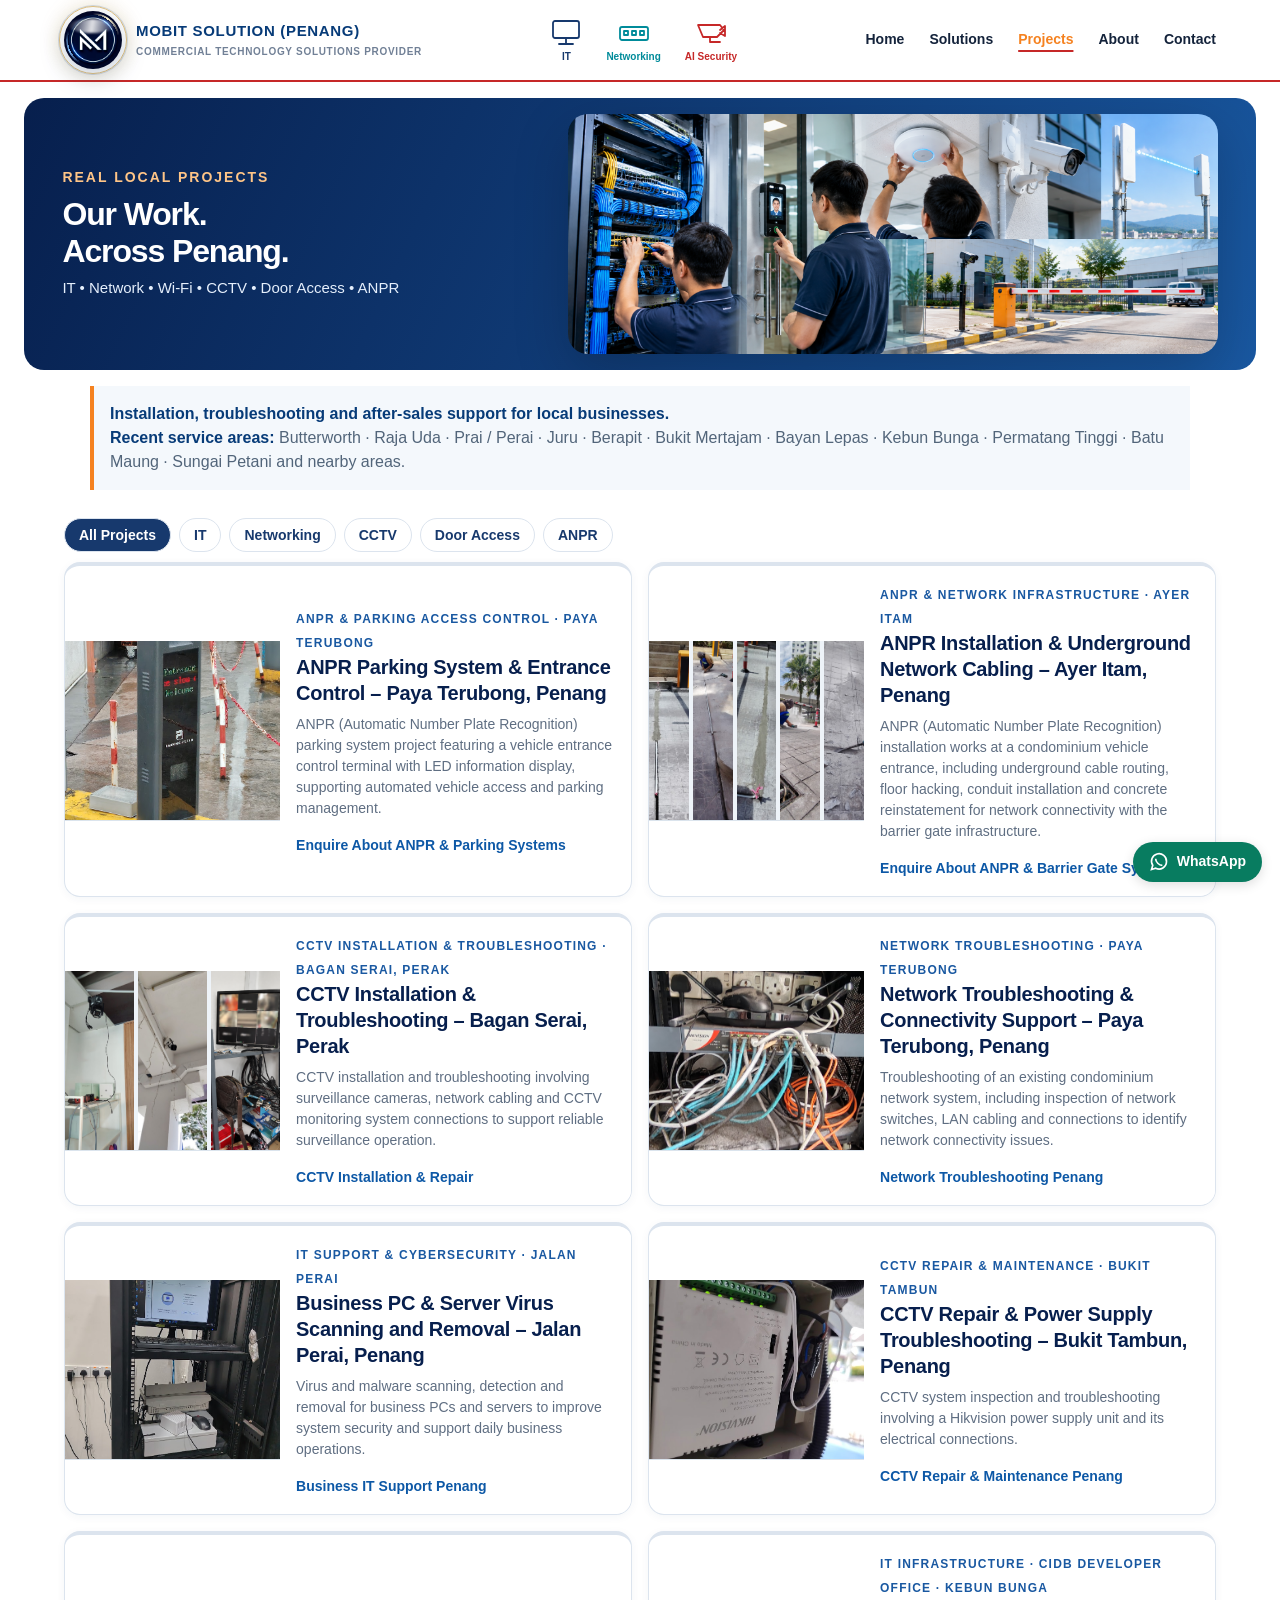
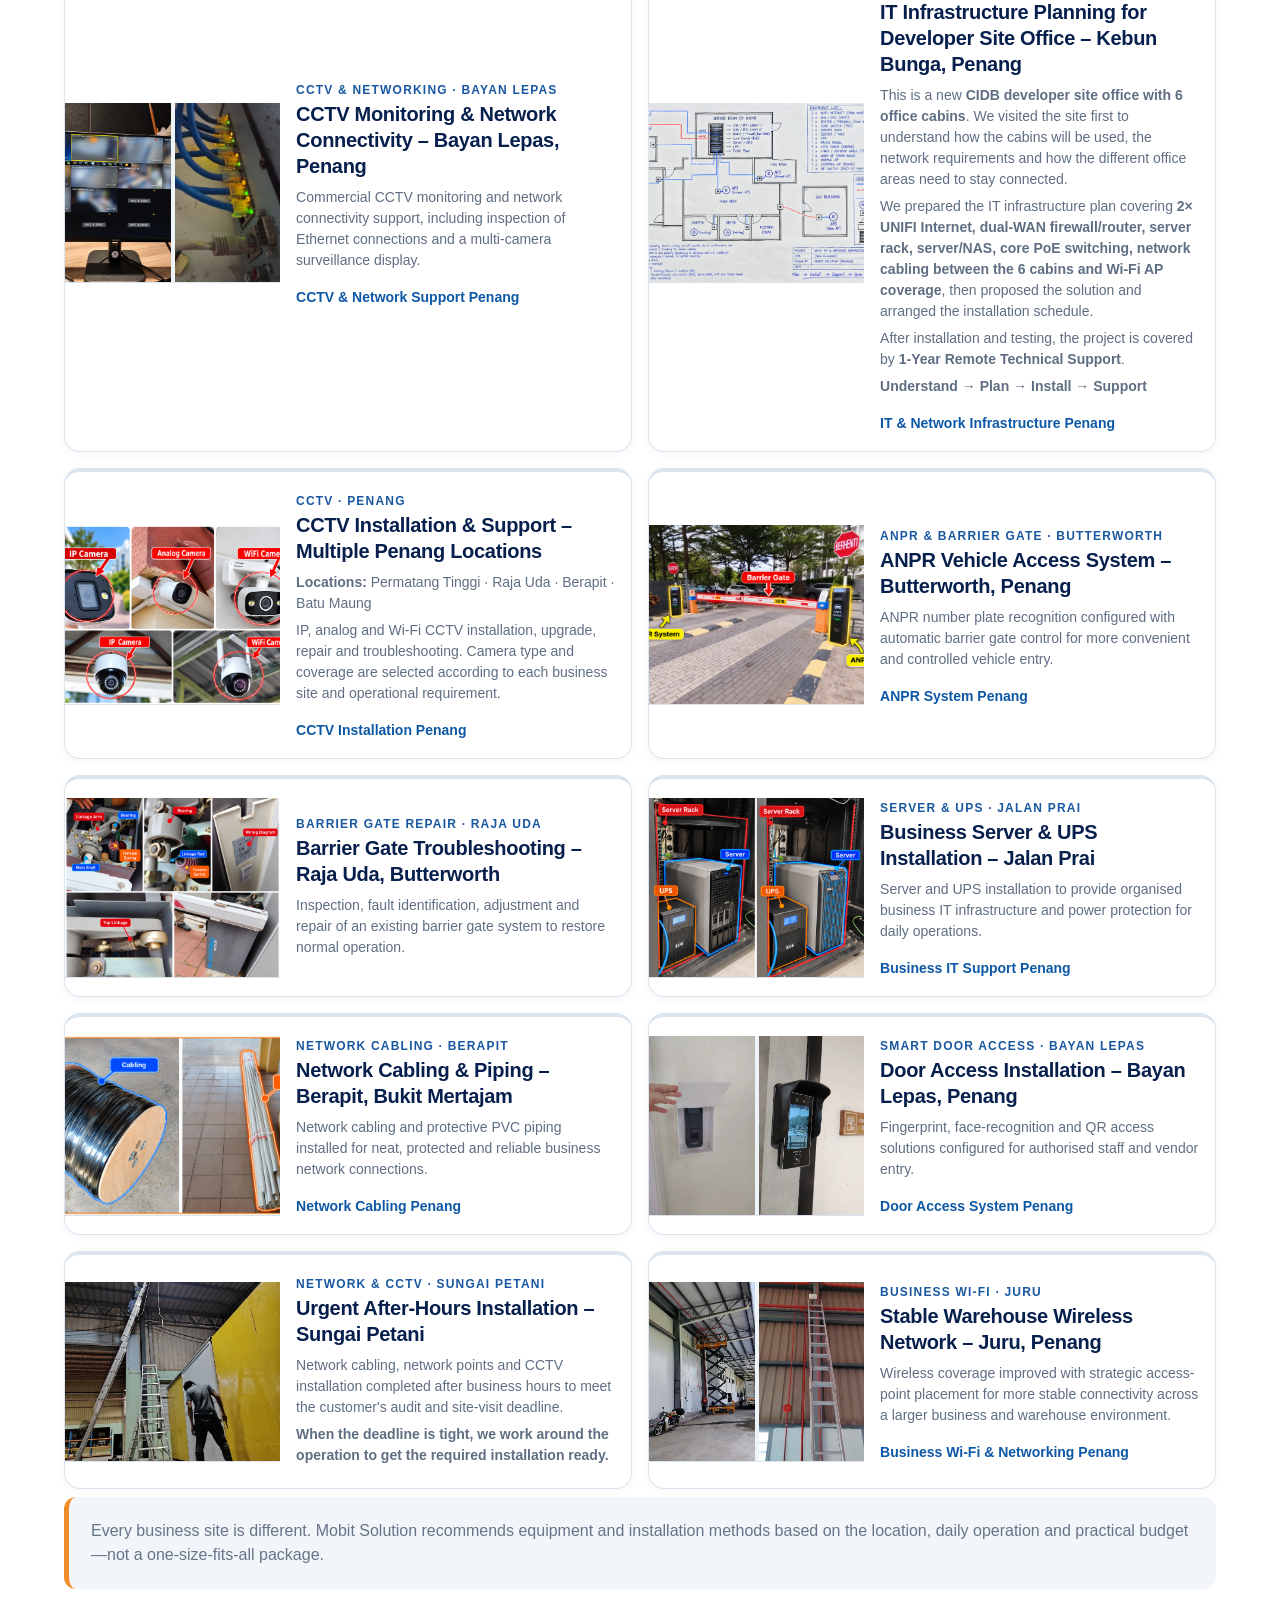
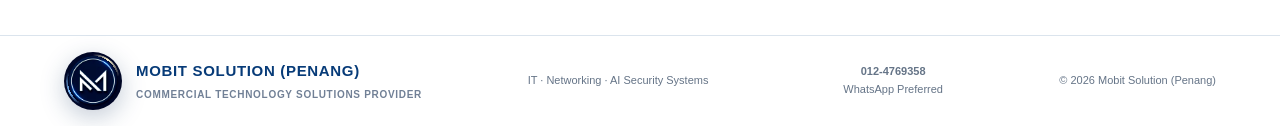
<file: projects.html>
<!doctype html><html lang="en"><head><meta charset="utf-8"><meta name="viewport" content="width=device-width,initial-scale=1"><title>IT, Network, CCTV & Security Projects Penang | Mobit Solution</title><meta name="description" content="Real Mobit Solution projects across Butterworth, Raja Uda, Prai, Juru, Berapit, Bayan Lepas, Batu Maung and Penang: CCTV, network cabling, Wi-Fi, ANPR, door access, servers and security systems."><link rel="canonical" href="https://mobitsolution.com/projects.html"><meta property="og:title" content="Recent IT, Network & Security Projects | Mobit Solution Penang"><meta property="og:description" content="See real CCTV, network, Wi-Fi, ANPR, door access and business IT projects completed across Penang and nearby areas."><meta property="og:url" content="https://mobitsolution.com/projects.html"><meta property="og:type" content="website"><link rel="stylesheet" href="styles.css?v=20260817-2"><link rel="stylesheet" href="project-gallery-fix.css?v=20261123-2"><link rel="icon" href="assets/mobit-logo.webp"><script src="analytics.js"></script><style>.project-service-link{display:inline-block;margin-top:10px;color:#0d58a6;font-weight:800;font-size:13px}.project-service-link:after{content:' →'}.local-proof{margin:0 auto 38px;max-width:1100px;padding:22px 26px;border-left:4px solid #f58220;background:#f4f8fc;color:#52657a;line-height:1.7}.local-proof strong{color:#073b78}.projects-intro{position:relative;min-height:560px;padding:72px 7%;display:flex;flex-direction:column;justify-content:center;align-items:flex-start;overflow:hidden;background-image:linear-gradient(90deg,rgba(5,45,92,.94) 0%,rgba(5,45,92,.88) 34%,rgba(5,45,92,.48) 52%,rgba(5,45,92,.06) 70%,rgba(5,45,92,0) 100%),url('assets/prj.png?v=20260916-1');background-size:cover;background-position:center center}.projects-intro>*{position:relative;z-index:2;max-width:760px}.projects-intro .eyebrow{color:#ff9a32}.projects-intro h1{margin:12px 0 20px;color:#fff;font-size:clamp(46px,5.2vw,76px);line-height:1.02;text-align:left}.projects-intro h1 span{color:#fff}.projects-intro>p:last-child{margin:0;max-width:720px;color:#fff;font-size:19px;line-height:1.65;text-align:left}@media(max-width:900px){.projects-intro{min-height:540px;padding:60px 6%;background-position:62% center}.projects-intro>*{max-width:620px}.projects-intro h1{font-size:clamp(42px,7vw,62px)}}@media(max-width:620px){.projects-intro{min-height:580px;padding:44px 7%;justify-content:flex-end;background-image:linear-gradient(0deg,rgba(5,45,92,.94) 0%,rgba(5,45,92,.74) 48%,rgba(5,45,92,.12) 80%,rgba(5,45,92,0) 100%),url('assets/prj.png?v=20260916-1');background-position:58% center}.projects-intro h1{font-size:clamp(38px,11vw,50px)}.projects-intro>p:last-child{font-size:16px;line-height:1.55}}</style><style id="inner-page-readability">.advisor-hero h1,.projects-intro h1,.tech-intro h1{line-height:1.15;letter-spacing:-.025em}.advisor-hero-copy>p:not(.eyebrow),.tech-intro .intro-copy{font-size:18px;line-height:1.65}.advisor-hero .advisor-badge{display:none}.tree-item small{font-size:14px;line-height:1.6}.tree-target{line-height:1.6}.tech-tags span{font-size:14px}.project-copy p,.value-card span,.contact-cards p{font-size:16px;line-height:1.65}@media(max-width:700px){.advisor-hero h1,.projects-intro h1,.tech-intro h1{font-size:clamp(30px,8.2vw,38px);line-height:1.15}.advisor-hero-copy,.advisor-left .advisor-hero-copy{padding:0!important}.advisor-hero-copy>p:not(.eyebrow),.projects-intro>p:last-child,.tech-intro .intro-copy{font-size:16px;line-height:1.65}.advisor-hero.advisor-right:after{background:rgba(6,41,94,.72)}.projects-intro{min-height:360px;justify-content:center;background-image:linear-gradient(rgba(5,45,92,.72),rgba(5,45,92,.72)),url('assets/prj.png?v=20260916-1')}.advisor-hero.contact-standard-hero{height:auto;min-height:0!important}.contact-standard-hero .advisor-hero-copy{padding:22px!important}.contact-standard-hero .actions .btn{width:100%;font-size:16px}.solution-overview>div>p{font-size:16px}.tree-row{display:flex;flex-direction:column;gap:12px;margin:12px 0}.tree-item{width:100%;padding:16px;text-align:left}.tree-item b{font-size:16px}.tree-item small{font-size:14px;line-height:1.6}.tree-dot,.tree-row:before,.tree-group:before{display:none}.tree-label,.tree-foot,.tree-target{font-size:14px!important}.tech-intro{padding:40px 7%;gap:24px}.tech-visual{min-height:260px}.local-proof{font-size:16px;line-height:1.65}}</style><link rel="stylesheet" href="site-consistent.css?v=20261011-whitespaceaudit"><style id="mobit-unified-hero-height">
/* Consistent hero dimensions on all five main pages */
@media(min-width:851px){
body[data-page="index.html"] .modern-hero,
body[data-page="products.html"] .mobit-solutions-hero,
body[data-page="projects.html"] .projects-intro,
body[data-page="about.html"] .mobit-about-hero,
body[data-page="contact.html"] .contact-standard-hero{
box-sizing:border-box!important;height:540px!important;min-height:540px!important;max-height:none!important;
}
body[data-page="about.html"] .mobit-about-hero{padding-top:30px!important;padding-bottom:30px!important}
body[data-page="about.html"] .mobit-about-tech{min-height:0!important;height:100%!important}
}
@media(max-width:850px){
body[data-page="index.html"] .modern-hero,
body[data-page="products.html"] .mobit-solutions-hero,
body[data-page="projects.html"] .projects-intro,
body[data-page="about.html"] .mobit-about-hero,
body[data-page="contact.html"] .contact-standard-hero{
height:auto!important;max-height:none!important;min-height:0!important;
}
body[data-page="about.html"] .mobit-about-tech{height:auto!important}
}
</style><style id="compact-hero-sizing-20261125">body[data-page="projects.html"] .projects-intro{height:auto!important;min-height:350px!important;padding:28px 6%!important}body[data-page="projects.html"] .projects-intro h1{font-size:clamp(30px,3vw,48px)!important}</style>
<style id="uniform-desktop-hero">@media(min-width:851px){body[data-page="projects.html"] .projects-intro{box-sizing:border-box!important;height:350px!important;min-height:350px!important;max-height:350px!important;padding-top:24px!important;padding-bottom:24px!important;overflow:hidden!important}}</style>
<style id="about-style-split-hero">body[data-page="projects.html"] .uniform-split-hero{display:grid!important;grid-template-columns:minmax(0,1.15fr) minmax(0,.85fr)!important;gap:35px!important;align-items:center!important;background:linear-gradient(115deg,#071f4d,#1958a1)!important;padding:24px 6%!important;box-sizing:border-box!important;height:350px!important;min-height:350px!important;max-height:350px!important;overflow:hidden!important}body[data-page="projects.html"] .uniform-split-hero:before,body[data-page="projects.html"] .uniform-split-hero:after{display:none!important;content:none!important}body[data-page="projects.html"] .uniform-split-hero .advisor-hero-copy{width:100%!important;max-width:none!important;padding:0!important;margin:0!important;background:none!important;box-shadow:none!important;text-align:left!important;color:white!important;min-width:0}body[data-page="projects.html"] .uniform-split-hero h1,body[data-page="projects.html"] .uniform-split-hero h1 span{color:white!important;font-size:clamp(30px,3vw,48px)!important;line-height:1.1!important;margin:8px 0 14px!important}body[data-page="projects.html"] .uniform-split-hero p{color:#e5effc!important;font-size:17px!important;line-height:1.5!important;margin:8px 0!important}body[data-page="projects.html"] .uniform-split-hero .eyebrow{color:#ffc587!important;font-size:14px!important;letter-spacing:2px!important;font-weight:800!important}body[data-page="projects.html"] .uniform-hero-image{height:300px;min-width:0;border-radius:24px;overflow:hidden;border:1px solid #ffffff40;box-shadow:0 18px 55px #0003}body[data-page="projects.html"] .uniform-hero-image img{width:100%;height:100%;object-fit:cover;display:block}body[data-page="projects.html"] .uniform-split-hero .actions{margin-top:14px!important} @media(max-width:850px){body[data-page="projects.html"] .uniform-split-hero{grid-template-columns:1fr!important;height:auto!important;min-height:0!important;max-height:none!important;gap:20px!important;padding:28px 6%!important}body[data-page="projects.html"] .uniform-hero-image{height:240px}body[data-page="projects.html"] .uniform-split-hero h1{font-size:32px!important}}</style>
<style id="rounded-hero-container">body[data-page="projects.html"] .uniform-split-hero{border-radius:24px!important;overflow:hidden!important;isolation:isolate;box-sizing:border-box!important;width:calc(100% - 48px)!important;max-width:1600px!important;margin:16px auto!important}body[data-page="projects.html"] .uniform-split-hero .uniform-hero-image,body[data-page="projects.html"] .uniform-split-hero .mobit-about-office,body[data-page="projects.html"] .uniform-split-hero .hero-flow{border-radius:24px!important;overflow:hidden!important}@media(max-width:850px){body[data-page="projects.html"] .uniform-split-hero{width:calc(100% - 24px)!important;margin:12px auto!important;border-radius:18px!important}body[data-page="projects.html"] .uniform-split-hero .uniform-hero-image,body[data-page="projects.html"] .uniform-split-hero .mobit-about-office,body[data-page="projects.html"] .uniform-split-hero .hero-flow{border-radius:18px!important}}</style>

<style id="compact-project-gallery">html body main .recent-solutions .project-grid{display:grid!important;grid-template-columns:repeat(2,minmax(0,1fr))!important;gap:16px!important;align-items:stretch}html body main .recent-solutions .project-card{min-width:0;display:flex!important;flex-direction:column!important;overflow:hidden}html body main .recent-solutions .project-photos{height:180px!important;min-height:0!important;max-height:180px!important;aspect-ratio:auto!important;grid-auto-rows:minmax(0,1fr)!important;flex:none!important}html body main .recent-solutions .project-photos img{object-fit:contain!important;min-height:0!important;max-height:180px!important}html body main .recent-solutions .project-copy{padding:14px!important;flex:1}html body main .recent-solutions .project-copy h3{font-size:19px!important;line-height:1.3!important;margin:6px 0!important}html body main .recent-solutions .project-copy p{font-size:14px!important;line-height:1.5!important;margin:6px 0!important}@media(max-width:700px){html body main .recent-solutions .project-grid{grid-template-columns:1fr!important}html body main .recent-solutions .project-photos{height:150px!important;max-height:150px!important}}</style><style id="horizontal-portfolio-layout">html body main .recent-solutions .project-grid{display:grid!important;grid-template-columns:minmax(0,1fr)!important;gap:16px!important}html body main .recent-solutions .project-grid .project-card{display:grid!important;grid-template-columns:minmax(0,32%) minmax(0,1fr)!important;align-items:center!important;min-width:0;overflow:hidden}html body main .recent-solutions .project-grid .project-photos{width:100%!important;height:180px!important;max-height:180px!important;margin:0!important;align-self:center}html body main .recent-solutions .project-grid .project-copy{min-width:0;padding:16px!important}html body main .recent-solutions .project-grid .project-copy :is(h2,h3){font-size:20px!important;line-height:1.3!important;margin:0 0 8px!important}@media(max-width:700px){html body main .recent-solutions .project-grid .project-card{grid-template-columns:1fr!important}html body main .recent-solutions .project-grid .project-photos{height:150px!important;max-height:150px!important}}</style>
<style>.header-tech-icons{display:flex;align-items:center;justify-content:center;gap:24px;color:#17396d;flex:1;min-width:0}.header-tech-icons span{display:flex;flex-direction:column;align-items:center;gap:2px}.header-tech-icons svg{width:32px;height:32px}.header-tech-icons small{font:700 10px/1.2 Arial,sans-serif;white-space:nowrap}@media(max-width:1150px){.header-tech-icons{display:none}}</style><style id="commercial-upgrades">.modern-header .modern-brand small,.modern-footer .modern-brand small{font-size:10px!important;letter-spacing:.07em!important}.mobit-floating-wa{position:fixed;right:18px;bottom:18px;z-index:90;background:#087c60;color:#fff!important;border-radius:24px;padding:10px 16px;display:flex;align-items:center;gap:8px;font:700 14px/1.4 Arial,sans-serif;box-shadow:0 3px 12px #0002;text-decoration:none}.mobit-floating-wa svg{width:20px;height:20px}.mobit-trust{display:grid;grid-template-columns:repeat(4,1fr);gap:8px;margin:12px auto;max-width:1180px;padding:10px 16px;background:#f3f6fa;border:1px solid #dce4ee;border-radius:12px;color:#17396d;text-align:center;font:700 14px/1.5 Arial,sans-serif}.project-filters{display:flex;flex-wrap:wrap;gap:8px;margin:0 0 16px}.project-filters button{border:1px solid #dce4ee;background:white;color:#17396d;border-radius:20px;padding:8px 14px;font:700 14px Arial;cursor:pointer}.project-filters button[aria-pressed=true]{background:#17396d;color:white}.project-card[hidden]{display:none!important}.project-photos img{cursor:zoom-in}.mobit-photo-dialog{border:0;border-radius:12px;padding:12px;max-width:94vw;background:white}.mobit-photo-dialog::backdrop{background:#000b}.mobit-photo-dialog img{display:block;max-width:85vw;max-height:78vh;object-fit:contain}.mobit-photo-dialog button{display:block;margin:0 0 8px auto;padding:8px 12px;cursor:pointer}@media(max-width:850px){.mobit-floating-wa{bottom:82px;right:12px}.mobit-trust{grid-template-columns:repeat(2,1fr);margin:12px 16px}}</style><style id="project-photo-fill">html body main .recent-solutions .project-grid .project-card .project-photos{display:flex!important;flex-wrap:nowrap!important;gap:4px!important;padding:0!important;align-items:stretch!important;overflow:hidden!important;height:180px!important;max-height:180px!important}html body main .recent-solutions .project-grid .project-card .project-photos img{flex:1 1 0!important;width:0!important;min-width:0!important;height:100%!important;max-height:none!important;object-fit:cover!important;object-position:center!important;position:static!important;transform:none!important}html body main .recent-solutions .project-grid .project-card .project-photos.single-photo img{width:100%!important}@media(max-width:700px){html body main .recent-solutions .project-grid .project-card .project-photos{height:150px!important;max-height:150px!important}}</style><link rel="stylesheet" href="mobit-design-system.css?v=20261128-02"></head><body data-page="projects.html"><header class="modern-header"><a class="modern-brand" href="index.html"><span class="mobit-logo-motion"><img src="assets/mobit-logo.webp" alt="Mobit Solution Penang"></span><span><b>MOBIT SOLUTION (PENANG)</b><small>COMMERCIAL TECHNOLOGY SOLUTIONS PROVIDER</small></span></a><div class="header-tech-icons" aria-label="IT, Networking and CCTV"><span><svg viewBox="0 0 32 32" fill="none" stroke="currentColor" stroke-width="1.8" stroke-linecap="round" stroke-linejoin="round" aria-hidden="true"><rect x="3" y="4" width="26" height="17" rx="2"/><path d="M16 21v6m-7 0h14"/></svg><small>IT</small></span><span><svg viewBox="0 0 32 32" fill="none" stroke="currentColor" stroke-width="1.8" stroke-linecap="round" stroke-linejoin="round" aria-hidden="true"><rect x="2" y="10" width="28" height="13" rx="2"/><path d="M6 14h4v4H6zm8 0h4v4h-4zm8 0h4v4h-4z"/></svg><small>Networking</small></span><span><svg viewBox="0 0 32 32" fill="none" stroke="currentColor" stroke-width="1.8" stroke-linecap="round" stroke-linejoin="round" aria-hidden="true"><path d="M3 8h22l4 5-7 7H8L3 8zm12 12v5h10m0-12 5-4v10l-5-3"/></svg><small>AI Security</small></span></div><button class="modern-menu" aria-label="Open navigation menu" aria-expanded="false"><span>MENU</span><b aria-hidden="true">☰</b></button><nav class="modern-nav"><a href="index.html">Home</a><a href="products.html">Solutions</a><a class="active" aria-current="page" href="projects.html">Projects</a><a href="about.html">About</a><a href="contact.html">Contact</a></nav></header><main class="projects-page"><section class="uniform-split-hero projects-intro" aria-label="Local technology installation projects"><div class="advisor-hero-copy"><p class="eyebrow">REAL LOCAL PROJECTS</p><h1>Our Work.<br><span>Across Penang.</span></h1><p>IT • Network • Wi-Fi • CCTV • Door Access • ANPR</p></div><div class="uniform-hero-image"><img src="assets/prj.png" alt="Local technology installation projects" loading="eager"></div></section><p class="local-proof"><strong>Installation, troubleshooting and after-sales support for local businesses.</strong><br><strong>Recent service areas:</strong> Butterworth · Raja Uda · Prai / Perai · Juru · Berapit · Bukit Mertajam · Bayan Lepas · Kebun Bunga · Permatang Tinggi · Batu Maung · Sungai Petani and nearby areas.</p><section class="section recent-solutions"><div class="project-filters" aria-label="Filter projects"><button type="button" aria-pressed="true" data-filter="All Projects">All Projects</button><button type="button" aria-pressed="false" data-filter="IT">IT</button><button type="button" aria-pressed="false" data-filter="Networking">Networking</button><button type="button" aria-pressed="false" data-filter="CCTV">CCTV</button><button type="button" aria-pressed="false" data-filter="Door Access">Door Access</button><button type="button" aria-pressed="false" data-filter="ANPR">ANPR</button></div><div class="project-grid"><article class="project-card"><div class="project-photos single-photo"><img src="assets/anp999.png" alt="ANPR parking entrance terminal and LED information display at Paya Terubong Penang" loading="lazy"></div><div class="project-copy"><span>ANPR &amp; PARKING ACCESS CONTROL · PAYA TERUBONG</span><h3>ANPR Parking System &amp; Entrance Control – Paya Terubong, Penang</h3><p>ANPR (Automatic Number Plate Recognition) parking system project featuring a vehicle entrance control terminal with LED information display, supporting automated vehicle access and parking management.</p><a class="project-service-link" href="contact.html">Enquire About ANPR &amp; Parking Systems</a></div></article><article class="project-card"><div class="project-photos access-photos"><img src="assets/ay1.png" alt="ANPR entrance cabling route and barrier gate at Ayer Itam Penang" loading="lazy"><img src="assets/ay2.png" alt="Technician preparing underground cable route for ANPR at Ayer Itam" loading="lazy"><img src="assets/ay3.png" alt="Reinstated pavement over underground ANPR cable conduit" loading="lazy"><img src="assets/ay4.png" alt="Floor hacking for ANPR network cabling conduit" loading="lazy"><img src="assets/ay5.png" alt="ANPR underground cabling work at condominium barrier gate entrance" loading="lazy"></div><div class="project-copy"><span>ANPR &amp; NETWORK INFRASTRUCTURE · AYER ITAM</span><h3>ANPR Installation &amp; Underground Network Cabling – Ayer Itam, Penang</h3><p>ANPR (Automatic Number Plate Recognition) installation works at a condominium vehicle entrance, including underground cable routing, floor hacking, conduit installation and concrete reinstatement for network connectivity with the barrier gate infrastructure.</p><a class="project-service-link" href="contact.html">Enquire About ANPR &amp; Barrier Gate Systems</a></div></article><article class="project-card"><div class="project-photos access-photos"><img src="assets/bg1.png" alt="CCTV camera installation at Bagan Serai Perak" loading="lazy"><img src="assets/bg2.png" alt="CCTV camera and cabling inspection at Bagan Serai Perak" loading="lazy"><img src="assets/bg3.png" alt="Privacy-blurred CCTV monitoring display at Bagan Serai Perak" loading="lazy"></div><div class="project-copy"><span>CCTV INSTALLATION &amp; TROUBLESHOOTING · BAGAN SERAI, PERAK</span><h3>CCTV Installation &amp; Troubleshooting – Bagan Serai, Perak</h3><p>CCTV installation and troubleshooting involving surveillance cameras, network cabling and CCTV monitoring system connections to support reliable surveillance operation.</p><a class="project-service-link" href="cctv-installation-penang.html">CCTV Installation &amp; Repair</a></div></article><article class="project-card"><div class="project-photos single-photo"><img src="assets/pt.png" alt="Network switch and LAN cable troubleshooting at a condominium in Paya Terubong Penang" loading="lazy"></div><div class="project-copy"><span>NETWORK TROUBLESHOOTING · PAYA TERUBONG</span><h3>Network Troubleshooting &amp; Connectivity Support – Paya Terubong, Penang</h3><p>Troubleshooting of an existing condominium network system, including inspection of network switches, LAN cabling and connections to identify network connectivity issues.</p><a class="project-service-link" href="network-cabling-penang.html">Network Troubleshooting Penang</a></div></article><article class="project-card"><div class="project-photos single-photo"><img src="assets/virus.png" alt="Business PC and server malware scanning at Jalan Perai Penang" loading="lazy"></div><div class="project-copy"><span>IT SUPPORT &amp; CYBERSECURITY · JALAN PERAI</span><h3>Business PC &amp; Server Virus Scanning and Removal – Jalan Perai, Penang</h3><p>Virus and malware scanning, detection and removal for business PCs and servers to improve system security and support daily business operations.</p><a class="project-service-link" href="it-support-penang.html">Business IT Support Penang</a></div></article><article class="project-card"><div class="project-photos single-photo"><img src="assets/bt.png" alt="Hikvision CCTV power supply and wiring inspection in Bukit Tambun Penang" loading="lazy"></div><div class="project-copy"><span>CCTV REPAIR &amp; MAINTENANCE · BUKIT TAMBUN</span><h3>CCTV Repair &amp; Power Supply Troubleshooting – Bukit Tambun, Penang</h3><p>CCTV system inspection and troubleshooting involving a Hikvision power supply unit and its electrical connections.</p><a class="project-service-link" href="cctv-installation-penang.html">CCTV Repair &amp; Maintenance Penang</a></div></article><article class="project-card"><div class="project-photos access-photos"><img src="assets/Privacy-Blurred%20CCTV%20Monitor%20Setup.png" alt="Privacy-protected multi-camera CCTV monitoring display at a commercial site in Bayan Lepas Penang" loading="lazy"><img src="assets/ChatGPT%20Image%20Nov%2023%2C%202026%2C%2006_23_39%20PM.png" alt="Network connections and Ethernet cabling supporting CCTV system in Bayan Lepas Penang" loading="lazy"></div><div class="project-copy"><span>CCTV &amp; NETWORKING · BAYAN LEPAS</span><h3>CCTV Monitoring &amp; Network Connectivity – Bayan Lepas, Penang</h3><p>Commercial CCTV monitoring and network connectivity support, including inspection of Ethernet connections and a multi-camera surveillance display.</p><a class="project-service-link" href="cctv-installation-penang.html">CCTV &amp; Network Support Penang</a></div></article><article class="project-card"><div class="project-photos single-photo"><img src="assets/it-infrastructure-planning.png?v=20260912" alt="IT infrastructure planning for CIDB developer site office with six cabins Kebun Bunga Penang" loading="lazy"></div><div class="project-copy"><span>IT INFRASTRUCTURE · CIDB DEVELOPER OFFICE · KEBUN BUNGA</span><h3>IT Infrastructure Planning for Developer Site Office – Kebun Bunga, Penang</h3><p>This is a new <strong>CIDB developer site office with 6 office cabins</strong>. We visited the site first to understand how the cabins will be used, the network requirements and how the different office areas need to stay connected.</p><p>We prepared the IT infrastructure plan covering <strong>2× UNIFI Internet, dual-WAN firewall/router, server rack, server/NAS, core PoE switching, network cabling between the 6 cabins and Wi-Fi AP coverage</strong>, then proposed the solution and arranged the installation schedule.</p><p>After installation and testing, the project is covered by <strong>1-Year Remote Technical Support</strong>.</p><p><strong>Understand → Plan → Install → Support</strong></p><a class="project-service-link" href="network-cabling-penang.html">IT & Network Infrastructure Penang</a></div></article><article class="project-card"><div class="project-photos single-photo"><img src="assets/cctv8.png?v=20260907" alt="CCTV installation projects Permatang Tinggi Raja Uda Berapit Batu Maung Penang" loading="lazy"></div><div class="project-copy"><span>CCTV · PENANG</span><h3>CCTV Installation & Support – Multiple Penang Locations</h3><p><strong>Locations:</strong> Permatang Tinggi · Raja Uda · Berapit · Batu Maung</p><p>IP, analog and Wi-Fi CCTV installation, upgrade, repair and troubleshooting. Camera type and coverage are selected according to each business site and operational requirement.</p><a class="project-service-link" href="cctv-installation-penang.html">CCTV Installation Penang</a></div></article><article class="project-card"><div class="project-photos single-photo"><img src="assets/anpr.png?v=20260906" alt="ANPR automatic number plate recognition and barrier gate Butterworth Penang" loading="lazy"></div><div class="project-copy"><span>ANPR & BARRIER GATE · BUTTERWORTH</span><h3>ANPR Vehicle Access System – Butterworth, Penang</h3><p>ANPR number plate recognition configured with automatic barrier gate control for more convenient and controlled vehicle entry.</p><a class="project-service-link" href="anpr-system-penang.html">ANPR System Penang</a></div></article><article class="project-card"><div class="project-photos single-photo"><img src="assets/barrier.png?v=20260906" alt="Barrier gate repair Raja Uda Butterworth Penang" loading="lazy"></div><div class="project-copy"><span>BARRIER GATE REPAIR · RAJA UDA</span><h3>Barrier Gate Troubleshooting – Raja Uda, Butterworth</h3><p>Inspection, fault identification, adjustment and repair of an existing barrier gate system to restore normal operation.</p></div></article><article class="project-card"><div class="project-photos single-photo"><img src="assets/server.png?v=20260906" alt="Business server UPS installation Jalan Prai Penang" loading="lazy"></div><div class="project-copy"><span>SERVER & UPS · JALAN PRAI</span><h3>Business Server & UPS Installation – Jalan Prai</h3><p>Server and UPS installation to provide organised business IT infrastructure and power protection for daily operations.</p><a class="project-service-link" href="it-support-penang.html">Business IT Support Penang</a></div></article><article class="project-card"><div class="project-photos single-photo"><img src="assets/cabling2.png?v=20260906-2" alt="Network cabling network point PVC piping Berapit Bukit Mertajam Penang" loading="lazy"></div><div class="project-copy"><span>NETWORK CABLING · BERAPIT</span><h3>Network Cabling & Piping – Berapit, Bukit Mertajam</h3><p>Network cabling and protective PVC piping installed for neat, protected and reliable business network connections.</p><a class="project-service-link" href="network-cabling-penang.html">Network Cabling Penang</a></div></article><article class="project-card"><div class="project-photos access-photos"><img src="assets/project-fingerprint-access.webp" alt="Fingerprint door access installation Bayan Lepas Penang" loading="lazy"><img src="assets/project-face-access.webp" alt="Face recognition smart door access Bayan Lepas Penang" loading="lazy"></div><div class="project-copy"><span>SMART DOOR ACCESS · BAYAN LEPAS</span><h3>Door Access Installation – Bayan Lepas, Penang</h3><p>Fingerprint, face-recognition and QR access solutions configured for authorised staff and vendor entry.</p><a class="project-service-link" href="door-access-penang.html">Door Access System Penang</a></div></article><article class="project-card"><div class="project-photos single-photo"><img src="assets/project-urgent-night-cctv-installation.webp" alt="Urgent after hours network cabling CCTV installation Sungai Petani Kedah" loading="lazy"></div><div class="project-copy"><span>NETWORK & CCTV · SUNGAI PETANI</span><h3>Urgent After-Hours Installation – Sungai Petani</h3><p>Network cabling, network points and CCTV installation completed after business hours to meet the customer's audit and site-visit deadline.</p><p><strong>When the deadline is tight, we work around the operation to get the required installation ready.</strong></p></div></article><article class="project-card"><div class="project-photos warehouse-wifi-photos"><img src="assets/project-large-warehouse-wifi-lift.webp" alt="Warehouse WiFi installation Juru Penang" loading="lazy"><img src="assets/project-large-warehouse-wifi-ap.webp" alt="Enterprise WiFi access point Juru Penang" loading="lazy"></div><div class="project-copy"><span>BUSINESS WI-FI · JURU</span><h3>Stable Warehouse Wireless Network – Juru, Penang</h3><p>Wireless coverage improved with strategic access-point placement for more stable connectivity across a larger business and warehouse environment.</p><a class="project-service-link" href="network-cabling-penang.html">Business Wi-Fi & Networking Penang</a></div></article></div><p class="project-note">Every business site is different. Mobit Solution recommends equipment and installation methods based on the location, daily operation and practical budget—not a one-size-fits-all package.</p></section></main><footer class="modern-footer"><a class="modern-brand" href="index.html"><span class="mobit-logo-motion"><img src="assets/mobit-logo.webp" alt="Mobit Solution Penang"></span><span><b>MOBIT SOLUTION (PENANG)</b><small>COMMERCIAL TECHNOLOGY SOLUTIONS PROVIDER</small></span></a><p>IT · Networking · AI Security Systems</p><p><b>012-4769358</b><br>WhatsApp Preferred</p><p>© 2026 Mobit Solution (Penang)</p></footer><script src="script.js?v=20261125-en-only"></script><dialog class="mobit-photo-dialog"><button type="button">Close ×</button><img alt=""></dialog><script>(()=>{const cards=[...document.querySelectorAll('.project-card')],buttons=[...document.querySelectorAll('.project-filters button')],patterns={'IT':/\bIT\b|SERVER|COMPUTER/,'Networking':/NETWORK|WI-FI/,'CCTV':/CCTV/,'Door Access':/DOOR ACCESS/,'ANPR':/ANPR|BARRIER GATE/};buttons.forEach(b=>b.addEventListener('click',()=>{buttons.forEach(x=>x.setAttribute('aria-pressed',String(x===b)));cards.forEach(c=>{c.hidden=b.dataset.filter!=='All Projects'&&!patterns[b.dataset.filter].test(c.querySelector('.project-copy span')?.textContent.toUpperCase()||'')})}));const d=document.querySelector('.mobit-photo-dialog'),img=d.querySelector('img');d.querySelector('button').onclick=()=>d.close();document.querySelectorAll('.project-photos img').forEach(p=>{p.tabIndex=0;const open=()=>{img.src=p.currentSrc||p.src;img.alt=p.alt;d.showModal()};p.addEventListener('click',open);p.addEventListener('keydown',e=>{if(e.key==='Enter'||e.key===' '){e.preventDefault();open()}})})})();</script><a class="mobit-floating-wa" href="https://wa.me/60124769358" aria-label="WhatsApp enquiry" target="_blank" rel="noopener noreferrer"><svg viewBox="0 0 24 24" fill="none" stroke="currentColor" stroke-width="2" aria-hidden="true"><path d="M21 11.5a9 9 0 0 1-13 8L3 21l1.5-5A9 9 0 1 1 21 11.5Z"/><path d="M8 8c0 4 4 8 8 8"/></svg>WhatsApp</a></body></html>
</file>
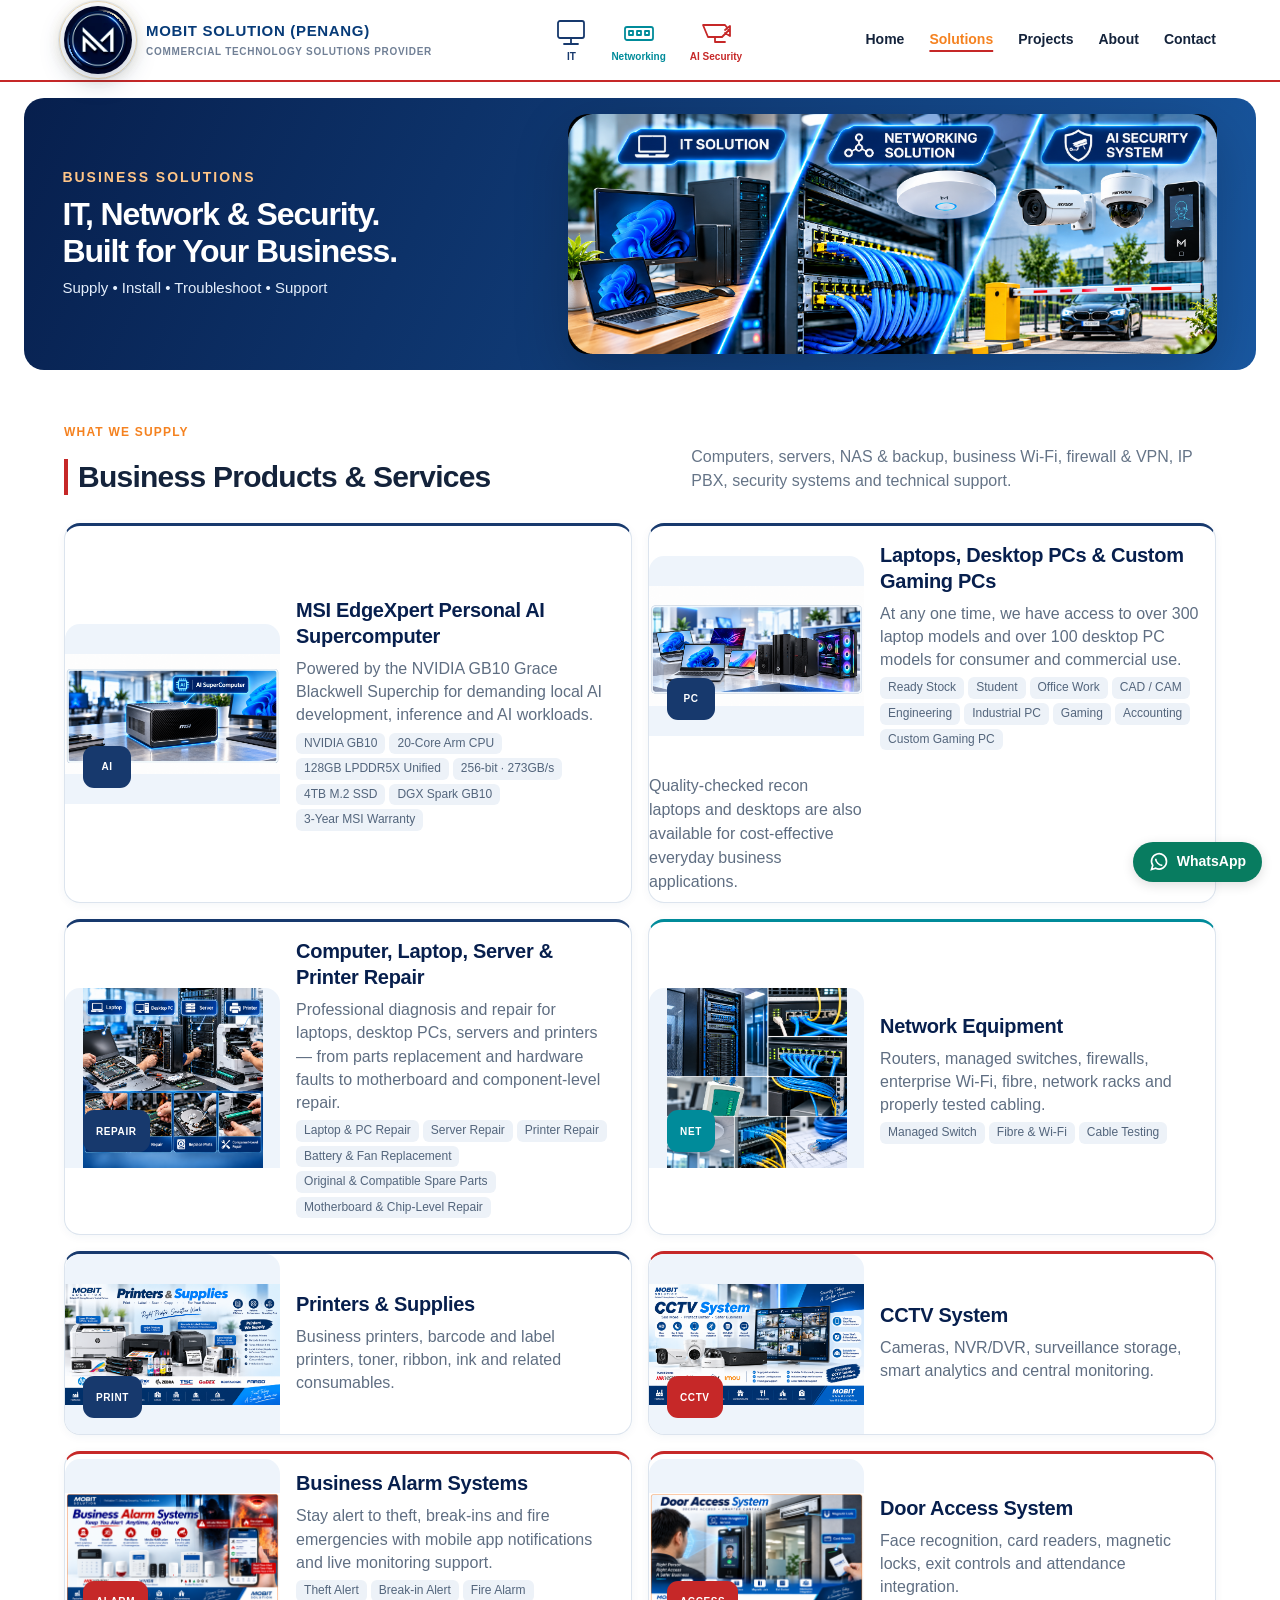
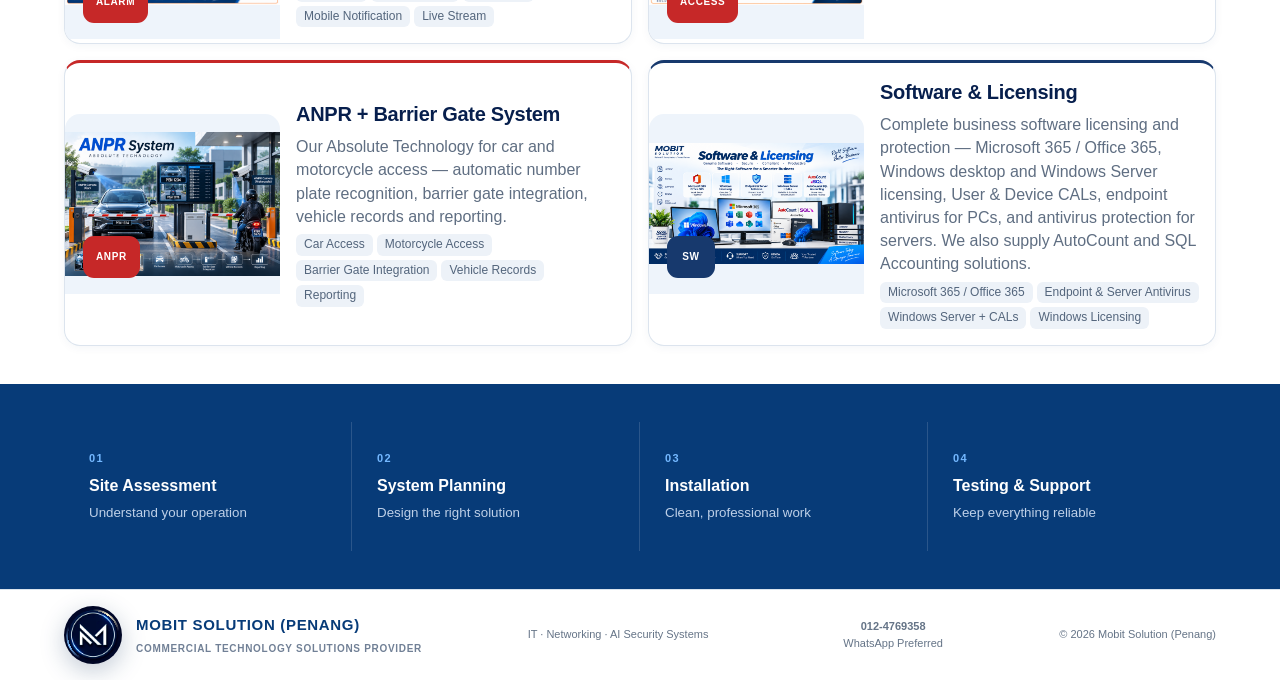
<file: services.html>
<!doctype html>
<html lang="en">
<head>
<meta charset="utf-8">
<meta name="viewport" content="width=device-width,initial-scale=1">
<title>Solutions | Mobit Solution Penang</title>
<meta name="robots" content="noindex">
<meta http-equiv="refresh" content="0; url=products.html#services">
<link rel="canonical" href="products.html#services">
</head>
<body>
<p>Services are now part of <a href="products.html#services">Solutions</a>.</p>
<script>location.replace('products.html#services');</script>
</body>
</html>
</file>
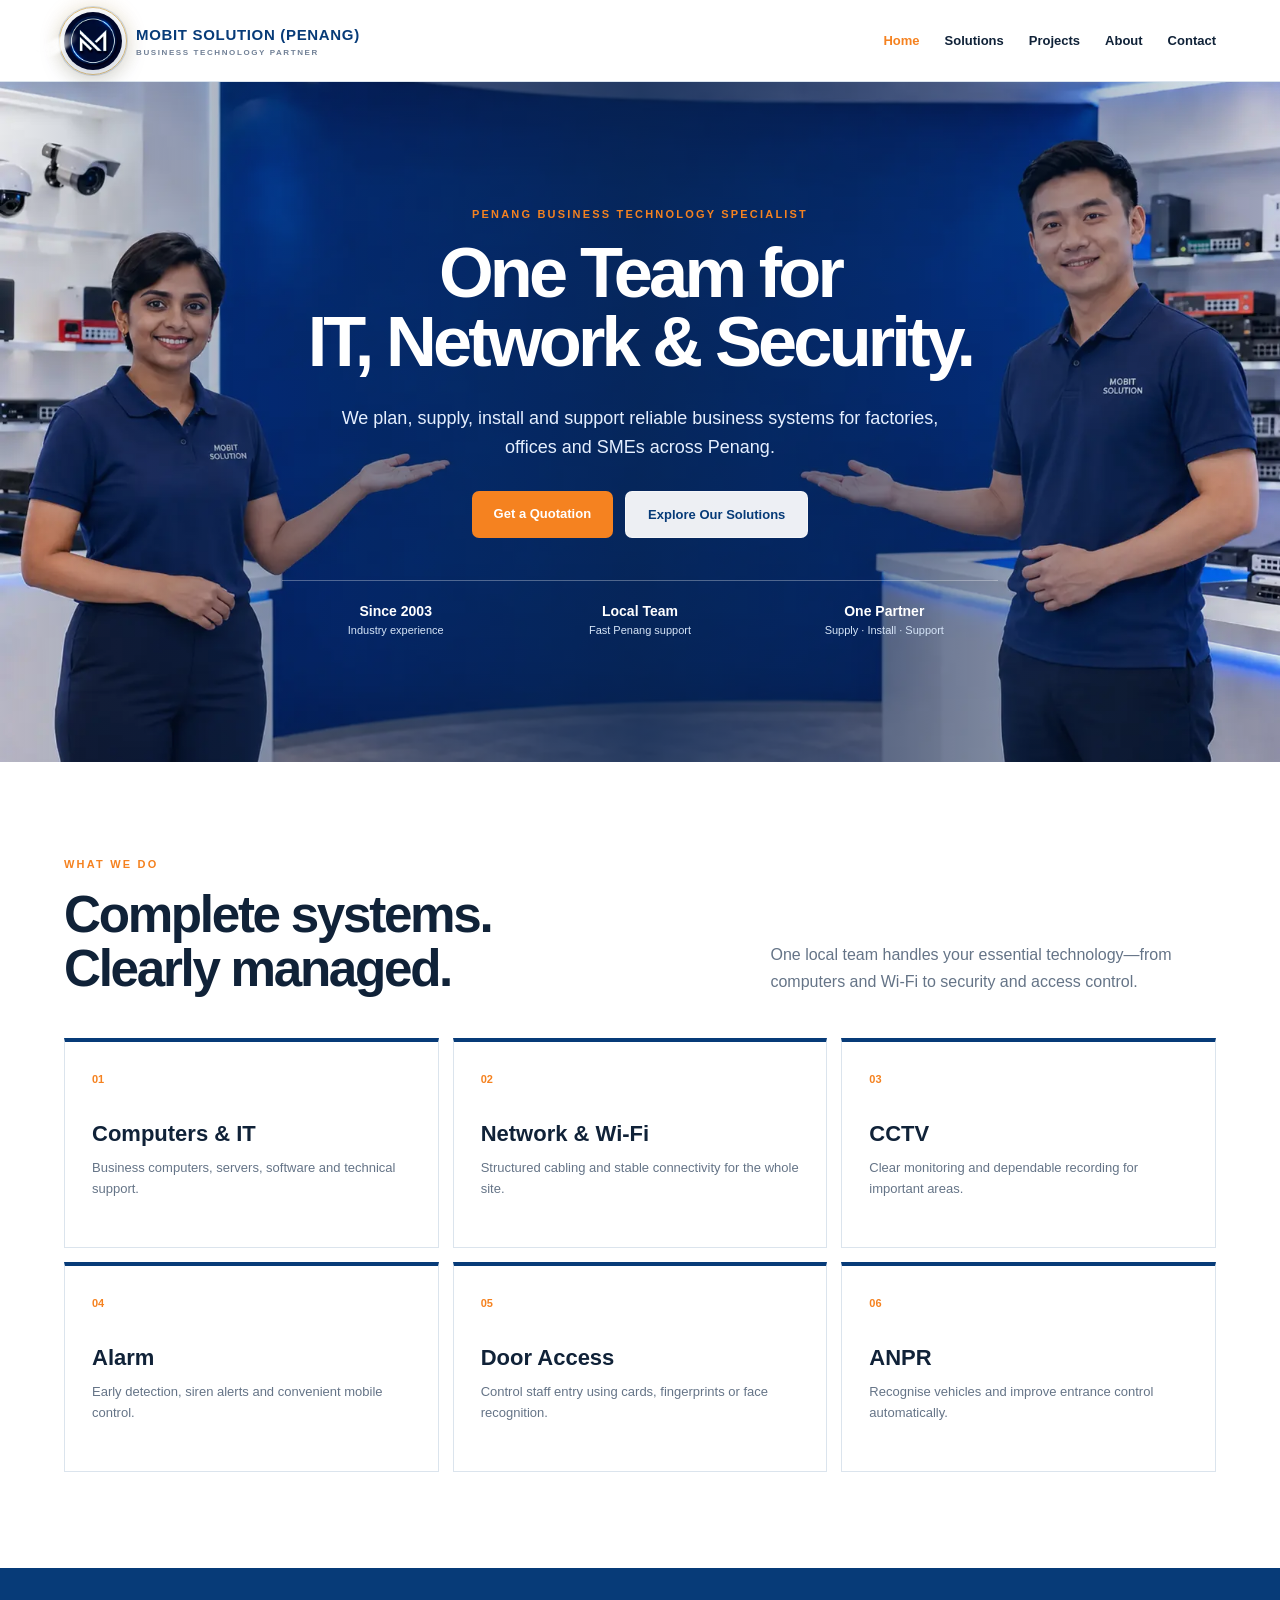
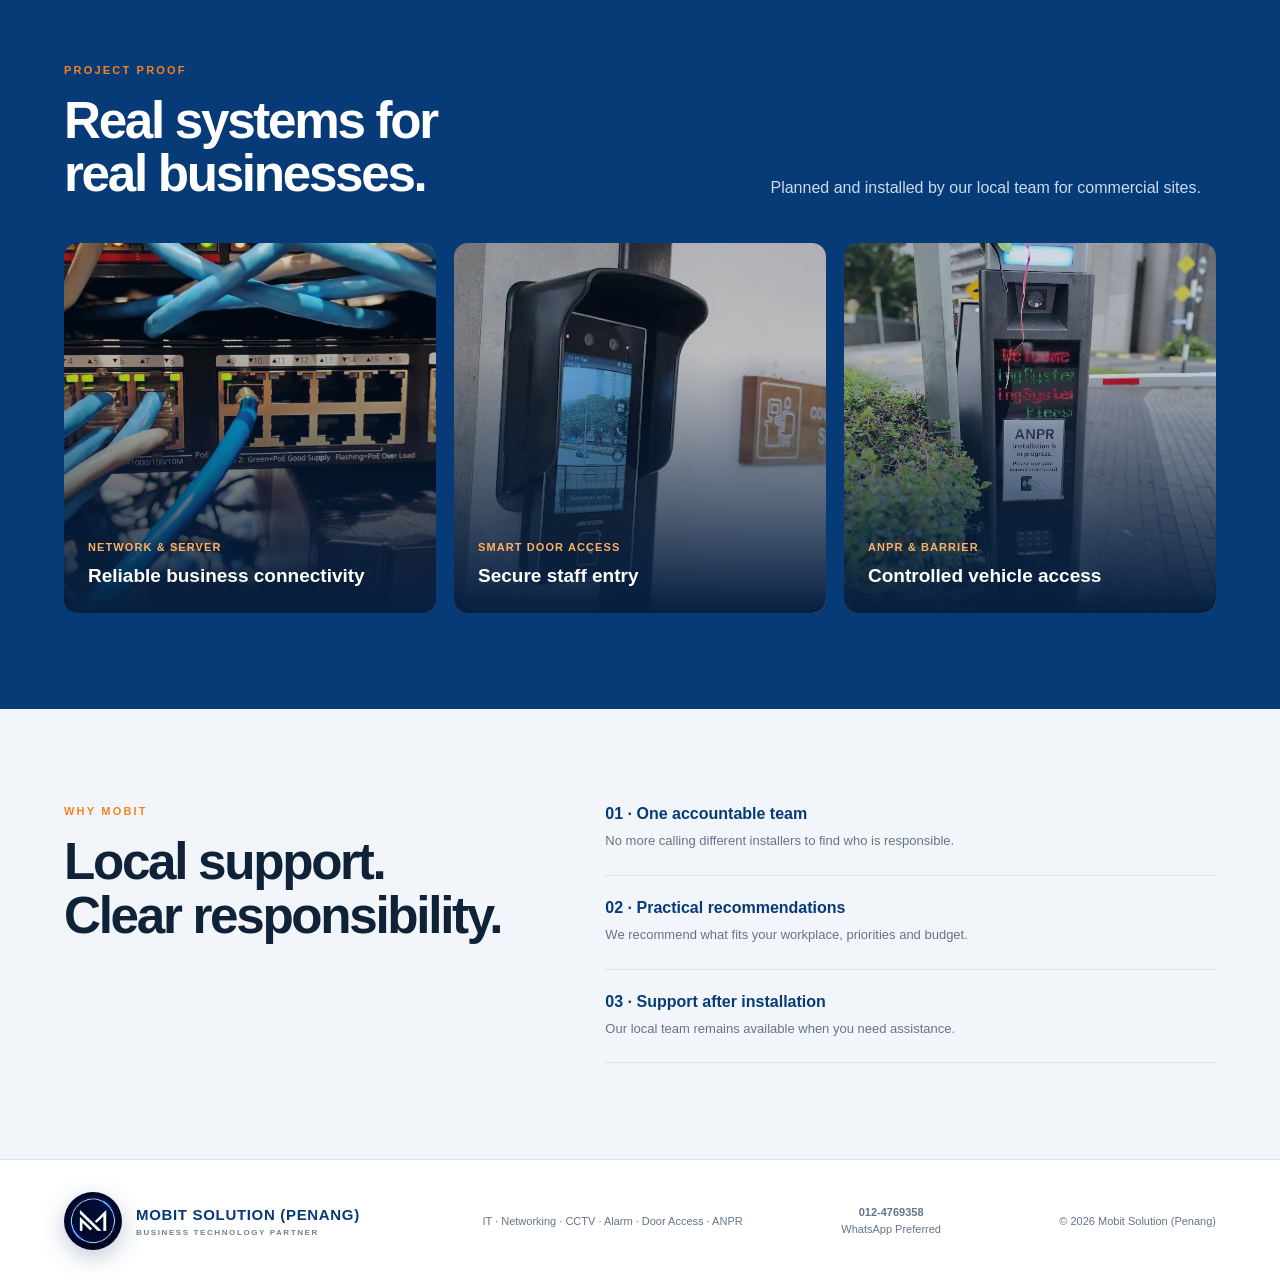
<file: theme-modern.html>
<!doctype html>
<html lang="en">
<head>
<meta charset="utf-8">
<meta name="viewport" content="width=device-width,initial-scale=1">
<title>Modern Business Technology Theme | Mobit Solution Penang</title>
<meta name="description" content="Modern corporate website theme preview for Mobit Solution Penang.">
<link rel="stylesheet" href="theme-modern.css?v=20260817-2">
<link rel="icon" href="assets/mobit-logo.webp">
</head>
<body>
<header class="modern-header">
  <a class="modern-brand" href="theme-modern.html">
    <img src="assets/mobit-logo.webp" alt="Mobit Solution">
    <span><b>MOBIT SOLUTION (PENANG)</b><small>BUSINESS TECHNOLOGY PARTNER</small></span>
  </a>
  <button class="modern-menu" aria-label="Open navigation menu" aria-expanded="false"><span>MENU</span><b aria-hidden="true">☰</b></button>
  <nav class="modern-nav">
    <a class="active" href="theme-modern.html">Home</a><a href="products.html">Solutions</a><a href="projects.html">Projects</a><a href="about.html">About</a><a href="contact.html">Contact</a>
  </nav>
</header>

<main>
<section class="modern-hero">
  <div class="hero-copy">
    <p class="kicker">PENANG BUSINESS TECHNOLOGY SPECIALIST</p>
    <h1>One Team for<br><span>IT, Network & Security.</span></h1>
    <p class="hero-lead">We plan, supply, install and support reliable business systems for factories, offices and SMEs across Penang.</p>
    <div class="hero-actions">
      <a class="primary wa-quote" href="#">Get a Quotation</a>
      <a class="secondary" href="products.html#services">Explore Our Solutions</a>
    </div>
    <div class="proof"><div><b>Since 2003</b><span>Industry experience</span></div><div><b>Local Team</b><span>Fast Penang support</span></div><div><b>One Partner</b><span>Supply · Install · Support</span></div></div>
  </div>
  <div class="hero-photo">
    <img src="assets/advisor-home-tshirt-v1.webp" alt="Mobit Solution business technology advisors wearing branded company T-shirts">
    <div class="photo-label"><b>Practical solutions.</b><span>Professionally installed.</span></div>
  </div>
</section>

<section class="modern-section solutions">
  <div class="section-head"><div><p class="kicker">WHAT WE DO</p><h2>Complete systems.<br>Clearly managed.</h2></div><p>One local team handles your essential technology—from computers and Wi-Fi to security and access control.</p></div>
  <div class="solution-grid">
    <article><span>01</span><h3>Computers & IT</h3><p>Business computers, servers, software and technical support.</p></article>
    <article><span>02</span><h3>Network & Wi-Fi</h3><p>Structured cabling and stable connectivity for the whole site.</p></article>
    <article><span>03</span><h3>CCTV</h3><p>Clear monitoring and dependable recording for important areas.</p></article>
    <article><span>04</span><h3>Alarm</h3><p>Early detection, siren alerts and convenient mobile control.</p></article>
    <article><span>05</span><h3>Door Access</h3><p>Control staff entry using cards, fingerprints or face recognition.</p></article>
    <article><span>06</span><h3>ANPR</h3><p>Recognise vehicles and improve entrance control automatically.</p></article>
  </div>
</section>

<section class="modern-section project-proof">
  <div class="section-head light"><div><p class="kicker">PROJECT PROOF</p><h2>Real systems for<br>real businesses.</h2></div><p>Planned and installed by our local team for commercial sites.</p></div>
  <div class="project-grid">
    <a href="projects.html"><img src="assets/project-network-switch.webp" alt="Structured business network installation"><span>NETWORK & SERVER</span><b>Reliable business connectivity</b></a>
    <a href="projects.html"><img src="assets/project-face-access.webp" alt="Smart face recognition door access"><span>SMART DOOR ACCESS</span><b>Secure staff entry</b></a>
    <a href="projects.html"><img src="assets/project-anpr-entry.webp" alt="ANPR vehicle access entrance"><span>ANPR & BARRIER</span><b>Controlled vehicle access</b></a>
  </div>
</section>

<section class="modern-section why">
  <div><p class="kicker">WHY MOBIT</p><h2>Local support.<br>Clear responsibility.</h2></div>
  <div class="why-list"><p><b>01 · One accountable team</b><span>No more calling different installers to find who is responsible.</span></p><p><b>02 · Practical recommendations</b><span>We recommend what fits your workplace, priorities and budget.</span></p><p><b>03 · Support after installation</b><span>Our local team remains available when you need assistance.</span></p></div>
</section>
</main>

<footer class="modern-footer">
  <a class="modern-brand" href="theme-modern.html"><img src="assets/mobit-logo.webp" alt="Mobit Solution"><span><b>MOBIT SOLUTION (PENANG)</b><small>BUSINESS TECHNOLOGY PARTNER</small></span></a>
  <p>IT · Networking · CCTV · Alarm · Door Access · ANPR</p>
  <p><b>012-4769358</b><br>WhatsApp Preferred</p>
  <p>© 2026 Mobit Solution (Penang)</p>
</footer>
<script src="script.js"></script>
<script>const m=document.querySelector('.modern-menu'),n=document.querySelector('.modern-nav');function closeMobileMenu(){n?.classList.remove('open');m?.setAttribute('aria-expanded','false');m?.querySelector('b')&&(m.querySelector('b').textContent='☰');document.body.classList.remove('menu-open')}m?.addEventListener('click',()=>{const open=!n.classList.contains('open');n.classList.toggle('open',open);m.setAttribute('aria-expanded',String(open));m.querySelector('b').textContent=open?'×':'☰';document.body.classList.toggle('menu-open',open)});n?.querySelectorAll('a').forEach(a=>a.addEventListener('click',closeMobileMenu));document.addEventListener('keydown',e=>{if(e.key==='Escape')closeMobileMenu()});</script>
</body>
</html>
</file>
<file: theme-modern.css>
:root{--blue:#073b78;--blue2:#0d58a6;--orange:#f58220;--ink:#102238;--muted:#657487;--line:#dbe4ed;--soft:#f2f6fa;--white:#fff}
*{box-sizing:border-box}html{scroll-behavior:smooth}body{margin:0;background:#fff;color:var(--ink);font-family:Inter,Arial,sans-serif}a{color:inherit;text-decoration:none}img{display:block;max-width:100%}
.modern-header{height:82px;padding:0 clamp(20px,5vw,76px);display:flex;align-items:center;justify-content:space-between;position:sticky;top:0;z-index:50;background:#fffffff5;border-bottom:1px solid var(--line);backdrop-filter:blur(16px)}
.modern-brand{display:flex;align-items:center;gap:14px}.modern-brand img{width:58px;height:58px;border-radius:50%;object-fit:cover;image-rendering:auto;filter:contrast(1.12) saturate(1.12) drop-shadow(0 7px 12px rgba(5,37,83,.24))}.modern-brand span{display:flex;flex-direction:column}.modern-brand b{color:var(--blue);font-size:15px;letter-spacing:.045em}.modern-brand small{margin-top:5px;color:#718096;font-size:8px;font-weight:800;letter-spacing:.2em}
.modern-header .modern-brand{position:relative;perspective:700px;animation:brandReveal .8s cubic-bezier(.2,.8,.2,1) both}.modern-header .modern-brand img{transform-origin:center;transform-style:preserve-3d;backface-visibility:visible;animation:brandGlobe 4.8s 1s linear infinite}.modern-header .modern-brand:before{content:"";position:absolute;left:-5px;top:50%;width:66px;height:66px;border-radius:50%;border:1px solid rgba(214,163,62,.65);box-shadow:0 0 0 1px rgba(9,64,136,.16),0 0 20px rgba(214,163,62,.22);transform:translateY(-50%);pointer-events:none;animation:brandRing 3.4s ease-in-out infinite}.modern-header .modern-brand:after{content:"";position:absolute;left:5px;top:8px;width:46px;height:14px;border-radius:50%;background:linear-gradient(100deg,transparent,rgba(255,255,255,.88),transparent);transform:rotate(-28deg) translateX(-40px);filter:blur(1px);pointer-events:none;animation:brandShine 4s 1s ease-in-out infinite}.modern-header .modern-brand span{animation:brandTextReveal .75s .18s cubic-bezier(.2,.8,.2,1) both}@keyframes brandReveal{from{opacity:0;transform:translateY(-10px) scale(.9)}to{opacity:1;transform:none}}@keyframes brandTextReveal{from{opacity:0;transform:translateX(-10px)}to{opacity:1;transform:none}}@keyframes brandRing{0%,100%{opacity:.55;transform:translateY(-50%) scale(.96)}50%{opacity:1;transform:translateY(-50%) scale(1.05);box-shadow:0 0 0 1px rgba(9,64,136,.2),0 0 26px rgba(214,163,62,.38)}}@keyframes brandShine{0%,62%,100%{opacity:0;transform:rotate(-28deg) translateX(-40px)}72%{opacity:.9}84%{opacity:0;transform:rotate(-28deg) translateX(54px)}}@keyframes brandGlobe{0%{transform:rotateY(0deg)}25%{transform:rotateY(90deg)}50%{transform:rotateY(180deg)}75%{transform:rotateY(270deg)}100%{transform:rotateY(360deg)}}
.modern-nav{display:flex;align-items:center;gap:25px}.modern-nav a{font-size:13px;font-weight:750}.modern-nav a:hover,.modern-nav .active{color:var(--orange)}.modern-menu{display:none;align-items:center;gap:8px;border:1px solid var(--line);border-radius:8px;padding:8px 10px;background:#fff;color:var(--blue);cursor:pointer}.modern-menu span{font-size:10px;font-weight:900;letter-spacing:.12em}.modern-menu b{width:20px;font-size:22px;line-height:1;font-weight:500}
.modern-hero{position:relative;isolation:isolate;min-height:680px;padding:70px clamp(20px,5vw,76px);display:flex;align-items:center;justify-content:center;overflow:hidden;background:#123f91}.kicker{margin:0 0 18px;color:var(--orange);font-size:11px;font-weight:900;letter-spacing:.2em}.hero-copy{position:relative;z-index:3;width:min(760px,56vw);text-align:center;color:#fff}.hero-copy h1{margin:0;font-size:clamp(48px,5.5vw,82px);line-height:.98;letter-spacing:-.055em}.hero-copy h1 span{color:#fff}.hero-lead{max-width:650px;margin:28px auto;color:#e5efff;font-size:18px;line-height:1.65}.hero-actions{display:flex;justify-content:center;gap:12px;flex-wrap:wrap}.hero-actions a{padding:15px 22px;border-radius:7px;font-size:13px;font-weight:850}.primary{background:var(--orange);color:#fff}.secondary{border:1px solid #ffffff66;background:#ffffffed;color:var(--blue)}
.proof{display:grid;grid-template-columns:repeat(3,1fr);gap:16px;margin-top:42px;padding-top:22px;border-top:1px solid #ffffff4d}.proof b,.proof span{display:block}.proof b{font-size:14px}.proof span{margin-top:5px;color:#d6e5f8;font-size:11px}
.hero-photo{position:absolute;z-index:1;inset:0;overflow:hidden;background:#123f91}.hero-photo:after{content:"";position:absolute;inset:0;background:linear-gradient(90deg,rgba(7,35,79,.05) 0%,rgba(7,35,79,.52) 31%,rgba(7,35,79,.78) 50%,rgba(7,35,79,.52) 69%,rgba(7,35,79,.05) 100%)}.hero-photo img{position:absolute;inset:0;width:100%;height:100%;object-fit:cover;object-position:center;background:#123f91}
.modern-section{padding:96px clamp(20px,5vw,76px)}.section-head{display:grid;grid-template-columns:1fr .7fr;gap:70px;align-items:end;margin-bottom:42px}.section-head h2,.why h2{margin:0;font-size:clamp(35px,4vw,56px);line-height:1.05;letter-spacing:-.045em}.section-head>p{margin:0;color:var(--muted);font-size:16px;line-height:1.7}.solution-grid{display:grid;grid-template-columns:repeat(3,1fr);gap:14px}.solution-grid article{min-height:210px;padding:27px;border:1px solid var(--line);border-top:4px solid var(--blue);background:#fff}.solution-grid article:hover{border-top-color:var(--orange);box-shadow:0 18px 40px #0a315015}.solution-grid span{color:var(--orange);font-size:11px;font-weight:900}.solution-grid h3{margin:34px 0 10px;font-size:22px}.solution-grid p{margin:0;color:var(--muted);font-size:13px;line-height:1.65}.project-proof{background:var(--blue);color:#fff}.section-head.light>p{color:#ccdbec}.project-grid{display:grid;grid-template-columns:repeat(3,1fr);gap:18px}.project-grid a{position:relative;min-height:370px;overflow:hidden;border-radius:14px;background:#062e5f}.project-grid img{position:absolute;inset:0;width:100%;height:100%;object-fit:cover;opacity:.82;transition:.4s}.project-grid a:after{content:"";position:absolute;inset:0;background:linear-gradient(180deg,transparent 30%,#061f40 100%)}.project-grid a{display:flex;flex-direction:column;justify-content:flex-end;align-items:flex-start;padding:24px;gap:8px;box-sizing:border-box}.project-grid span,.project-grid b{position:relative;left:auto;right:auto;bottom:auto;z-index:2;display:block;max-width:100%}.project-grid span{color:#ffaf64;font-size:11px;font-weight:900;letter-spacing:.1em;line-height:1.4}.project-grid b{color:#fff;font-size:19px;line-height:1.35}.project-grid a:hover img{transform:scale(1.035);opacity:.95}.why{display:grid;grid-template-columns:.85fr 1.15fr;gap:90px;background:var(--soft)}.why-list{display:grid;gap:0}.why-list p{margin:0;padding:23px 0;border-bottom:1px solid var(--line)}.why-list p:first-child{padding-top:0}.why-list b,.why-list span{display:block}.why-list b{color:var(--blue);font-size:16px}.why-list span{margin-top:8px;color:var(--muted);font-size:13px;line-height:1.6}.modern-footer{padding:32px clamp(20px,5vw,76px);display:grid;grid-template-columns:1.2fr 1fr .65fr .65fr;gap:24px;align-items:center;border-top:1px solid var(--line)}.modern-footer p{margin:0;color:var(--muted);font-size:11px;text-align:center;line-height:1.6}.modern-footer p:last-child{text-align:right}.mobile-quick-nav{display:none}
@media(max-width:980px){body.menu-open{overflow:hidden}.modern-nav{display:flex;visibility:hidden;opacity:0;pointer-events:none;position:fixed;top:82px;left:0;right:0;bottom:0;padding:18px clamp(20px,5vw,76px) 40px;gap:0;flex-direction:column;align-items:stretch;background:#fff;transform:translateY(-10px);transition:.2s ease;overflow:auto;border-top:1px solid var(--line)}.modern-nav.open{visibility:visible;opacity:1;pointer-events:auto;transform:translateY(0)}.modern-nav a{padding:18px 4px;border-bottom:1px solid var(--line);font-size:20px;color:var(--blue)}.modern-nav a:after{content:'→';float:right;color:var(--orange)}.modern-nav .active{color:var(--orange)}.modern-menu{display:flex}.hero-copy{width:min(650px,64vw)}.section-head,.why{grid-template-columns:1fr;gap:35px}.solution-grid{grid-template-columns:repeat(2,1fr)}.project-grid{grid-template-columns:1fr}.project-grid a{min-height:420px}.modern-footer{grid-template-columns:1fr;justify-items:center}.modern-footer p:last-child{text-align:center}}
@media(max-width:620px){body{padding-bottom:calc(105px + env(safe-area-inset-bottom))}.modern-header{height:72px;padding:0 16px}.modern-brand img{width:43px;height:43px}.modern-header .modern-brand:before{left:-4px;width:49px;height:49px}.modern-header .modern-brand:after{left:3px;top:7px;width:37px}.modern-brand b{font-size:12px}.modern-brand small{font-size:7px}.modern-menu span{display:none}.modern-nav{top:72px;padding:10px 20px 100px}.modern-nav a{padding:17px 2px;font-size:19px}.modern-hero{min-height:600px;padding:48px 20px 38px;align-items:flex-start}.hero-copy{width:92vw}.hero-copy h1{font-size:39px}.hero-lead{font-size:15px;margin:22px auto}.hero-actions a{width:100%;text-align:center}.proof{grid-template-columns:1fr;margin-top:26px;padding-top:18px}.proof div{padding-bottom:8px;border-bottom:1px solid #ffffff38}.hero-photo img{object-fit:cover;object-position:center}.hero-photo:after{background:rgba(7,35,79,.72)}.modern-section{padding:70px 20px}.solution-grid{grid-template-columns:1fr}.project-grid a{min-height:340px}.modern-footer{padding:32px 20px 100px}.mobile-quick-nav{position:fixed;left:12px;right:12px;bottom:calc(8px + env(safe-area-inset-bottom));z-index:90;display:grid;grid-template-columns:repeat(5,1fr);padding:6px;border:1px solid #d9e2ee;border-radius:16px;background:#fffffffa;box-shadow:0 12px 35px rgba(6,35,74,.22);backdrop-filter:blur(14px)}.mobile-quick-nav a{min-height:52px;display:flex;flex-direction:column;align-items:center;justify-content:center;gap:3px;border-radius:11px;color:#496078;font-size:9px;font-weight:800}.mobile-quick-nav a b{font-size:18px;line-height:1;color:var(--blue)}.mobile-quick-nav a.active{background:var(--blue);color:#fff}.mobile-quick-nav a.active b{color:#fff}}
@media(prefers-reduced-motion:reduce){*{scroll-behavior:auto}.project-grid img{transition:none}.modern-header .modern-brand,.modern-header .modern-brand img,.modern-header .modern-brand span,.modern-header .modern-brand:before,.modern-header .modern-brand:after{animation:none}}
</file>
<file: logo-consistent.css>
.header .brand,.modern-header .modern-brand{position:relative!important;perspective:none!important;animation:none!important;transition:none!important;transform:none!important}.header .brand img,.modern-header .modern-brand img{width:68px!important;height:68px!important;border-radius:50%!important;object-fit:cover!important;animation:none!important;transition:none!important;transform:none!important;transform-style:flat!important;filter:contrast(1.12) saturate(1.12) drop-shadow(0 7px 12px rgba(5,37,83,.24))!important}.header .brand:hover img,.modern-header .modern-brand:hover img{animation:none!important;transition:none!important;transform:none!important}.header .brand:before,.modern-header .modern-brand:before{content:""!important;position:absolute!important;left:-5px!important;top:50%!important;width:76px!important;height:76px!important;border-radius:50%!important;border:1px solid rgba(214,163,62,.58)!important;transform:translateY(-50%)!important;animation:none!important;transition:none!important;opacity:.62!important;box-shadow:0 0 0 1px rgba(9,64,136,.14),0 0 16px rgba(214,163,62,.20)!important;pointer-events:none!important}.header .brand:after,.modern-header .modern-brand:after{content:""!important;display:block!important;position:absolute!important;left:7px!important;top:5px!important;width:52px!important;height:14px!important;border-radius:50%!important;background:linear-gradient(100deg,transparent,rgba(255,255,255,.82),transparent)!important;filter:blur(1px)!important;opacity:0;pointer-events:none!important;animation:mobitLogoLightSweep 6s ease-in-out infinite!important}.header .brand span,.modern-header .modern-brand span{animation:none!important;transition:none!important;transform:none!important}.modern-hero .hero-specialist{display:inline-block!important;width:max-content!important;max-width:100%!important;margin:0 0 28px!important;padding:13px 18px!important;border:1px solid #f1ca55!important;border-radius:9px!important;background:linear-gradient(180deg,#fff1a8 0%,#ffe07a 100%)!important;color:#17120a!important;font-size:12px!important;font-weight:900!important;letter-spacing:.03em!important;line-height:1.2!important;box-shadow:0 7px 18px rgba(151,105,0,.20)!important;text-transform:uppercase!important}@keyframes mobitLogoLightSweep{0%,70%,100%{opacity:0;transform:rotate(-28deg) translateX(-45px)}78%{opacity:.72}88%{opacity:0;transform:rotate(-28deg) translateX(62px)}}@media(max-width:620px){.header .brand img,.modern-header .modern-brand img{width:50px!important;height:50px!important}.header .brand:before,.modern-header .modern-brand:before{left:-4px!important;width:57px!important;height:57px!important}.header .brand:after,.modern-header .modern-brand:after{left:4px!important;top:5px!important;width:42px!important}.modern-hero .hero-specialist{margin:0 auto 24px!important;padding:11px 14px!important;font-size:10px!important}}@media(prefers-reduced-motion:reduce){.header .brand:after,.modern-header .modern-brand:after{animation:none!important;display:none!important}}
</file>
<file: site-consistent.css>
.modern-header{height:82px;padding:0 clamp(20px,5vw,76px);display:flex;align-items:center;justify-content:space-between;position:sticky;top:0;z-index:50;background:#fffffff5;border-bottom:1px solid var(--line);backdrop-filter:blur(16px)}
.modern-brand{display:flex;align-items:center;gap:14px}
.modern-brand img{width:58px;height:58px;border-radius:50%;object-fit:cover;image-rendering:auto;filter:contrast(1.12) saturate(1.12) drop-shadow(0 7px 12px rgba(5,37,83,.24))}
.modern-brand span{display:flex;flex-direction:column}
.modern-brand b{color:var(--blue);font-size:15px;letter-spacing:.045em}
.modern-brand small{margin-top:5px;color:#718096;font-size:8px;font-weight:800;letter-spacing:.2em}
.modern-header .modern-brand{position:relative;perspective:700px;animation:brandReveal .8s cubic-bezier(.2,.8,.2,1) both}
.modern-header .modern-brand img{transform-origin:center;transform-style:preserve-3d;backface-visibility:visible;animation:brandGlobe 4.8s 1s linear infinite}
.modern-header .modern-brand:before{content:"";position:absolute;left:-5px;top:50%;width:66px;height:66px;border-radius:50%;border:1px solid rgba(214,163,62,.65);box-shadow:0 0 0 1px rgba(9,64,136,.16),0 0 20px rgba(214,163,62,.22);transform:translateY(-50%);pointer-events:none;animation:brandRing 3.4s ease-in-out infinite}
.modern-header .modern-brand:after{content:"";position:absolute;left:5px;top:8px;width:46px;height:14px;border-radius:50%;background:linear-gradient(100deg,transparent,rgba(255,255,255,.88),transparent);transform:rotate(-28deg) translateX(-40px);filter:blur(1px);pointer-events:none;animation:brandShine 4s 1s ease-in-out infinite}
.modern-header .modern-brand span{animation:brandTextReveal .75s .18s cubic-bezier(.2,.8,.2,1) both}
@keyframes brandReveal{from{opacity:0;transform:translateY(-10px) scale(.9)}to{opacity:1;transform:none}}
@keyframes brandTextReveal{from{opacity:0;transform:translateX(-10px)}to{opacity:1;transform:none}}
@keyframes brandRing{0%,100%{opacity:.55;transform:translateY(-50%) scale(.96)}50%{opacity:1;transform:translateY(-50%) scale(1.05);box-shadow:0 0 0 1px rgba(9,64,136,.2),0 0 26px rgba(214,163,62,.38)}}
@keyframes brandShine{0%,62%,100%{opacity:0;transform:rotate(-28deg) translateX(-40px)}72%{opacity:.9}84%{opacity:0;transform:rotate(-28deg) translateX(54px)}}
@keyframes brandGlobe{0%{transform:rotateY(0deg)}25%{transform:rotateY(90deg)}50%{transform:rotateY(180deg)}75%{transform:rotateY(270deg)}100%{transform:rotateY(360deg)}}
.modern-nav{display:flex;align-items:center;gap:25px}
.modern-nav a{font-size:13px;font-weight:750}
.modern-nav a:hover,.modern-nav .active{color:var(--orange)}
.modern-menu{display:none;align-items:center;gap:8px;border:1px solid var(--line);border-radius:8px;padding:8px 10px;background:#fff;color:var(--blue);cursor:pointer}
.modern-menu span{font-size:10px;font-weight:900;letter-spacing:.12em}
.modern-menu b{width:20px;font-size:22px;line-height:1;font-weight:500}
.modern-footer{padding:32px clamp(20px,5vw,76px);display:grid;grid-template-columns:1.2fr 1fr .65fr .65fr;gap:24px;align-items:center;border-top:1px solid var(--line)}
.modern-footer p{margin:0;color:var(--muted);font-size:11px;text-align:center;line-height:1.6}
.modern-footer p:last-child{text-align:right}
.mobile-quick-nav{display:none}
@media(max-width:980px){.modern-nav{display:flex;visibility:hidden;opacity:0;pointer-events:none;position:fixed;top:82px;left:0;right:0;bottom:0;padding:18px clamp(20px,5vw,76px) 40px;gap:0;flex-direction:column;align-items:stretch;background:#fff;transform:translateY(-10px);transition:.2s ease;overflow:auto;border-top:1px solid var(--line)}
.modern-nav.open{visibility:visible;opacity:1;pointer-events:auto;transform:translateY(0)}
.modern-nav a{padding:18px 4px;border-bottom:1px solid var(--line);font-size:20px;color:var(--blue)}
.modern-nav a:after{content:'→';float:right;color:var(--orange)}
.modern-nav .active{color:var(--orange)}
.modern-menu{display:flex}
.modern-footer{grid-template-columns:1fr;justify-items:center}
.modern-footer p:last-child{text-align:center}
}
@media(max-width:620px){.modern-header{height:72px;padding:0 16px}
.modern-brand img{width:43px;height:43px}
.modern-header .modern-brand:before{left:-4px;width:49px;height:49px}
.modern-header .modern-brand:after{left:3px;top:7px;width:37px}
.modern-brand b{font-size:12px}
.modern-brand small{font-size:7px}
.modern-menu span{display:none}
.modern-nav{top:72px;padding:10px 20px 100px}
.modern-nav a{padding:17px 2px;font-size:19px}
.modern-footer{padding:32px 20px 100px}
.mobile-quick-nav{position:fixed;left:12px;right:12px;bottom:calc(8px + env(safe-area-inset-bottom));z-index:90;display:grid;grid-template-columns:repeat(5,1fr);padding:6px;border:1px solid #d9e2ee;border-radius:16px;background:#fffffffa;box-shadow:0 12px 35px rgba(6,35,74,.22);backdrop-filter:blur(14px)}
.mobile-quick-nav a{min-height:52px;display:flex;flex-direction:column;align-items:center;justify-content:center;gap:3px;border-radius:11px;color:#496078;font-size:9px;font-weight:800}
.mobile-quick-nav a b{font-size:18px;line-height:1;color:var(--blue)}
.mobile-quick-nav a.active{background:var(--blue);color:#fff}
.mobile-quick-nav a.active b{color:#fff}
}
@media(prefers-reduced-motion:reduce){.modern-header .modern-brand,.modern-header .modern-brand img,.modern-header .modern-brand span,.modern-header .modern-brand:before,.modern-header .modern-brand:after{animation:none}
}

:root{--blue:#073b78;--blue2:#0d58a6;--navy:#073b78;--bright-blue:#0d58a6;--orange:#f58220;--ink:#102238;--muted:#657487;--line:#dbe4ed;--soft:#f2f6fa;--radius:12px}
body{font-family:Inter,Arial,sans-serif;color:var(--ink);background:#fff}
.modern-header .modern-brand span{line-height:1.25}
.modern-header .modern-nav a:after{content:none}
.modern-header .language-switch{margin-left:auto;margin-right:18px}
.section,.modern-section,.service-body{padding:80px clamp(20px,5vw,76px)}
h1{font-size:clamp(38px,4.2vw,64px);line-height:1.15;letter-spacing:-.025em}
.heading h2,.content h2,.section-head h2,.why h2{font-size:clamp(30px,3.6vw,50px);line-height:1.15;letter-spacing:-.025em}
p{line-height:1.65}
.eyebrow,.kicker{font-size:14px;font-weight:800;letter-spacing:.12em;color:var(--orange)}
.btn,.primary{display:inline-flex;align-items:center;justify-content:center;min-height:48px;padding:15px 22px;border-radius:7px;font-size:16px;font-weight:800}
.btn-primary,.primary{background:var(--orange);color:#fff;box-shadow:none}
.btn-secondary{background:#fff;color:var(--blue);border:1px solid var(--line)}
.product-card,.project-card,.value-card,.coverage-card,.service-grid article,.solution-grid article,.industry-card,.contact-cards article{border:1px solid var(--line);border-top:4px solid var(--blue);border-radius:12px;background:#fff;box-shadow:none;overflow:hidden}
.product-card:hover,.project-card:hover{transform:none;border-top-color:var(--orange)}
.project-photos{border:0;border-bottom:1px solid var(--line)}
.product-card p,.project-copy p,.service-grid p,.solution-grid p,.industry-card p,.contact-cards p,.value-card span,.why-list span{font-size:16px;line-height:1.65}
.mini-tags li{font-size:14px!important;line-height:1.4!important}
.service-link,.project-service-link{font-size:14px}.service-link:after,.project-service-link:after{content:none}
.advisor-hero,.advisor-hero.contact-standard-hero,.projects-intro,.tech-intro,.service-hero{margin:0;border:0;border-radius:0;min-height:420px!important;height:auto;padding:64px clamp(20px,5vw,76px)!important;background-color:var(--blue);color:#fff}
.advisor-hero .advisor-hero-copy,.contact-standard-hero .advisor-hero-copy{width:min(650px,55vw);margin:0;padding:0;background:transparent;box-shadow:none;border-radius:0}
.advisor-hero .advisor-hero-copy h1,.projects-intro h1,.tech-intro h1,.service-hero h1{margin:12px 0 22px;font-size:clamp(38px,4.2vw,64px);line-height:1.15;letter-spacing:-.025em;color:#fff}
.advisor-hero .advisor-hero-copy h1 span,.contact-standard-hero .advisor-hero-copy h1 span{color:#fff}
.advisor-hero .advisor-hero-copy>p:not(.eyebrow),.contact-standard-hero .advisor-hero-copy>p,.projects-intro>p:last-child,.tech-intro .intro-copy,.service-hero>p{font-size:18px;line-height:1.65;color:#e7f0fb;max-width:650px}
.advisor-hero .eyebrow,.projects-intro .eyebrow,.tech-intro .eyebrow,.service-hero .kicker{color:#ffd1a5}
.advisor-hero .advisor-badge{display:none}
.advisor-hero:after,.advisor-hero.contact-standard-hero:after{display:block!important;content:""!important;position:absolute;inset:0;background:linear-gradient(90deg,rgba(7,35,79,.8),rgba(7,35,79,.65) 45%,rgba(7,35,79,.1) 85%);pointer-events:none}
.tech-intro{gap:40px}.tech-tags span{background:#ffffff18;color:#fff;font-size:14px}
.service-hero{max-width:none;margin:0}
main>.modern-section:first-child:not(.why){background:var(--blue);color:#fff}
main>.modern-section:first-child>p:not(.kicker){font-size:18px;max-width:760px;color:#e7f0fb}
main>.modern-section:first-child h1{margin:12px 0 22px}
main>.modern-section:first-child .solution-grid{margin-top:36px;color:var(--ink)}
.home-simple-cta{padding:64px 6%;text-align:center;background:var(--soft)}
.home-simple-cta h2{color:var(--blue);font-size:clamp(30px,4vw,50px)}
.home-simple-cta p{font-size:18px;color:var(--muted)}
body[data-page]:not([data-page="index.html"]):not([data-page="contact.html"]) .home-simple-cta,
body[data-page]:not([data-page="index.html"]):not([data-page="contact.html"]) .service-cta{display:none}
@media(max-width:980px){.modern-nav{height:calc(100dvh - 82px);bottom:auto}.modern-nav.open{display:flex}}
@media(max-width:700px){
.advisor-hero,.advisor-hero.contact-standard-hero,.projects-intro,.tech-intro,.service-hero{min-height:0!important;padding:44px 20px!important}
.advisor-hero .advisor-hero-copy,.contact-standard-hero .advisor-hero-copy{width:100%!important;padding:0!important}
.advisor-hero .advisor-hero-copy h1,.projects-intro h1,.tech-intro h1,.service-hero h1{font-size:clamp(30px,8.2vw,38px);line-height:1.15}
.advisor-hero .advisor-hero-copy>p:not(.eyebrow),.projects-intro>p:last-child,.tech-intro .intro-copy,.service-hero>p{font-size:16px}
.advisor-hero:after,.advisor-hero.contact-standard-hero:after{background:rgba(7,35,79,.72)}
.section,.modern-section,.service-body{padding:56px 20px}
.tech-intro{grid-template-columns:1fr}.tech-visual{min-height:260px}
}
@media(max-width:620px){body{padding-bottom:calc(105px + env(safe-area-inset-bottom))}.modern-nav{top:72px;height:calc(100dvh - 72px)}.modern-header .language-switch{margin-right:8px}.modern-brand b{font-size:clamp(10px,2.7vw,12px)}.modern-brand{gap:10px}.modern-footer{padding-bottom:32px}.mobile-quick-nav{font-family:Inter,Arial,sans-serif}}

/* Compact spacing refinement - desktop and mobile, Oct 2026 */
@media(min-width:701px){
.section,.modern-section,.service-body{padding-top:60px;padding-bottom:60px}
.advisor-hero,.advisor-hero.contact-standard-hero,.projects-intro,.tech-intro,.service-hero{min-height:380px!important;padding-top:50px!important;padding-bottom:50px!important}
.home-simple-cta{padding-top:48px;padding-bottom:48px}
.modern-footer{padding-top:24px;padding-bottom:24px}
}
@media(max-width:700px){
.section,.modern-section,.service-body{padding-top:44px;padding-bottom:44px}
.advisor-hero,.advisor-hero.contact-standard-hero,.projects-intro,.tech-intro,.service-hero{padding-top:38px!important;padding-bottom:38px!important}
.home-simple-cta{padding-top:40px;padding-bottom:40px}
}
.section-head,.heading{margin-bottom:24px}

/* Final five-page visual refinements */
.modern-header .modern-brand img,.modern-header .modern-brand span,.modern-header .modern-brand:before,.modern-header .modern-brand:after{animation:none!important;transform:none!important}
.modern-header .modern-brand:before{transform:translateY(-50%)!important}
@media(min-width:701px){.modern-hero{min-height:0!important;height:auto!important;max-height:none}.modern-hero .hero-copy{padding-top:32px!important;padding-bottom:32px!important}.modern-hero .proof{margin-top:24px!important}.solution-overview{padding-top:42px!important;padding-bottom:44px!important}.projects-page .recent-solutions{padding-top:28px!important}.projects-page .local-proof{margin-bottom:0!important}}
@media(max-width:700px){.projects-page .recent-solutions{padding-top:22px!important}.projects-page .local-proof{margin-bottom:0!important}.solution-overview{padding-top:30px!important}}

/* Contact coverage cards: compact desktop and mobile layout */
body[data-page="contact.html"] .contact-coverage .coverage-grid{gap:18px!important;align-items:stretch}
body[data-page="contact.html"] .contact-coverage .coverage-card{padding:24px 26px!important;min-height:0!important;height:auto!important;display:flex;flex-direction:column;justify-content:flex-start}
body[data-page="contact.html"] .contact-coverage .coverage-card h2{margin:10px 0 12px!important;font-size:clamp(23px,2vw,30px);line-height:1.25}
body[data-page="contact.html"] .contact-coverage .coverage-card p{line-height:1.55!important}
body[data-page="contact.html"] .contact-coverage{padding-bottom:36px!important}
@media(max-width:700px){body[data-page="contact.html"] .contact-coverage .coverage-grid{grid-template-columns:1fr!important;gap:14px!important}body[data-page="contact.html"] .contact-coverage .coverage-card{padding:20px!important}body[data-page="contact.html"] .contact-coverage .coverage-card h2{font-size:23px}}

/* Site-wide whitespace audit: keep readable content, remove oversized gaps */
@media(min-width:701px){
body[data-page="index.html"] .modern-section{padding-top:50px!important;padding-bottom:50px!important}
body[data-page="index.html"] .mobit-testimonials{padding-top:48px!important;padding-bottom:48px!important}
body[data-page="index.html"] .home-simple-cta{padding-top:40px!important;padding-bottom:40px!important}
body[data-page="products.html"] .solution-overview{padding-top:34px!important;padding-bottom:34px!important}
body[data-page="products.html"] .product-section{padding-top:46px!important;padding-bottom:46px!important}
body[data-page="projects.html"] .recent-solutions{padding-top:22px!important;padding-bottom:46px!important}
body[data-page="projects.html"] .local-proof{margin-bottom:0!important;padding-top:16px!important;padding-bottom:16px!important}
body[data-page="about.html"] .section.about,body[data-page="about.html"] .section.values{padding-top:48px!important;padding-bottom:48px!important}
body[data-page="about.html"] .final{padding-top:48px!important;padding-bottom:48px!important}
body[data-page="contact.html"] .contact-coverage{padding-top:48px!important;padding-bottom:30px!important}
body[data-page="contact.html"] .contact-layout,body[data-page="contact.html"] .booking-wrap{padding-top:46px!important;padding-bottom:46px!important}
body[data-page="contact.html"] .coverage-types{margin-bottom:30px!important}
}
@media(max-width:700px){
body[data-page="index.html"] .mobit-testimonials{padding-top:36px!important;padding-bottom:36px!important}
body[data-page="products.html"] .solution-overview{padding-top:26px!important;padding-bottom:28px!important}
body[data-page="projects.html"] .recent-solutions{padding-top:20px!important;padding-bottom:32px!important}
body[data-page="projects.html"] .local-proof{margin-bottom:0!important}
body[data-page="about.html"] .final{padding-top:36px!important;padding-bottom:36px!important}
body[data-page="contact.html"] .contact-coverage{padding-top:36px!important;padding-bottom:26px!important}
body[data-page="contact.html"] .coverage-types{margin-bottom:24px!important}
}

/* October 2026: consistent compact rhythm across five main pages.
   Preserve hero heights, existing grids, navigation and mobile readability. */
@media(min-width:701px){
body[data-page="index.html"] .modern-section,
body[data-page="index.html"] .mobit-testimonials,
body[data-page="products.html"] .solution-overview,
body[data-page="products.html"] .product-section,
body[data-page="products.html"] .service-process,
body[data-page="projects.html"] .recent-solutions,
body[data-page="about.html"] .section.about,
body[data-page="about.html"] .section.values,
body[data-page="about.html"] .final{
padding-top:38px!important;padding-bottom:38px!important;
}
body[data-page="index.html"] .home-simple-cta{padding-top:34px!important;padding-bottom:34px!important}
body[data-page="projects.html"] .recent-solutions{padding-top:28px!important}
body[data-page="contact.html"] .contact-layout,
body[data-page="contact.html"] .contact-coverage,
body[data-page="contact.html"] .booking-wrap{padding-top:36px!important;padding-bottom:36px!important}
body[data-page="index.html"] .section-head,
body[data-page="index.html"] .heading,
body[data-page="products.html"] .section-head,
body[data-page="products.html"] .heading{margin-bottom:22px!important}
}
@media(max-width:700px){
body[data-page="index.html"] .modern-section,
body[data-page="index.html"] .mobit-testimonials,
body[data-page="products.html"] .solution-overview,
body[data-page="products.html"] .product-section,
body[data-page="products.html"] .service-process,
body[data-page="projects.html"] .recent-solutions,
body[data-page="about.html"] .section.about,
body[data-page="about.html"] .section.values,
body[data-page="about.html"] .final{padding-top:28px!important;padding-bottom:28px!important}
body[data-page="index.html"] .home-simple-cta{padding-top:28px!important;padding-bottom:28px!important}
body[data-page="contact.html"] .contact-layout,
body[data-page="contact.html"] .contact-coverage,
body[data-page="contact.html"] .booking-wrap{padding-top:28px!important;padding-bottom:28px!important}
}
</file>
<file: mobit-design-system.css>
/* Shared Mobit visual standards — main website pages */
:root{--mobit-font:Arial,Helvetica,sans-serif;--mobit-navy:#071f4d;--mobit-blue:#1958a1;--mobit-orange:#f28c28;--mobit-ink:#14233b;--mobit-muted:#5f6e82;--mobit-soft:#f6f8fb;--mobit-gap:20px}
html body{font-family:var(--mobit-font)!important;font-size:16px;line-height:1.6;color:var(--mobit-ink)}
body button,body input,body select,body textarea{font-family:inherit}
body main h2{font-family:inherit;font-size:30px!important;line-height:1.2!important;letter-spacing:-.025em!important}
body main h3{font-family:inherit;font-size:22px!important;line-height:1.3!important;letter-spacing:-.015em!important}
body main p:not(.eyebrow):not(.tech-line):not(.flow-result){font-size:16px;line-height:1.6}
body main .eyebrow{font-size:12px!important;font-weight:800!important;line-height:1.4!important;letter-spacing:1.2px!important}
body main :is(.compact-hero,.uniform-split-hero,.mobit-about-hero){background:linear-gradient(115deg,var(--mobit-navy),var(--mobit-blue))!important;border:0!important;border-radius:24px!important}
body main :is(.compact-hero,.uniform-split-hero,.mobit-about-hero) h1{font-size:42px!important;line-height:1.1!important;letter-spacing:-.035em!important;color:#fff!important;margin:8px 0 14px!important}
body main :is(.compact-hero,.uniform-split-hero,.mobit-about-hero) .eyebrow{color:#ffc587!important}
body main :is(.compact-hero,.uniform-split-hero,.mobit-about-hero) :is(.advisor-hero-copy,.hero-copy,.mobit-about-copy){text-align:left!important}
body main :is(.compact-hero,.uniform-split-hero,.mobit-about-hero) :is(.advisor-hero-copy,.hero-copy,.mobit-about-copy)>p:not(.eyebrow):not(.tech-line){font-size:16px!important;line-height:1.5!important;color:#e5effc!important;margin:8px 0!important}
body main :is(.section,.compact-section,.service-strip,.industries,.bottom-cta,.solution-overview,.service-process,.final){padding-top:36px!important;padding-bottom:36px!important}
body main :is(.heading,.section-head){margin-bottom:24px!important;gap:20px}
body main :is(.three-grid,.page-grid,.project-grid,.value-grid,.coverage-grid,.contact-cards){gap:20px!important}
body main :is(.system-card,.product-card,.detail-card,.value-card,.coverage-card,.project-card,.contact-cards article,.core-card){border-radius:16px!important}
body main :is(.btn,.hero-actions a,.bottom-cta a){min-height:44px;box-sizing:border-box;display:inline-flex;align-items:center;justify-content:center;font-size:14px!important;line-height:1.3!important;padding:10px 16px!important;border-radius:10px!important;font-weight:700}
body :is(.header,.modern-header){font-family:var(--mobit-font)!important}
body :is(.nav,.modern-nav) a{font-size:14px!important;line-height:1.4!important}
body main :is(input,select,textarea){font-size:16px;line-height:1.5}
body main :is(input,select){min-height:44px}
@media(min-width:851px){body main :is(.compact-hero,.uniform-split-hero,.mobit-about-hero){height:350px!important;min-height:350px!important;max-height:350px!important}body main .compact-hero .hero-copy h1{font-size:clamp(28px,2.8vw,42px)!important}body main .compact-hero .hero-copy .audience{font-size:14px!important}body main .compact-hero .hero-copy .tech-line{font-size:clamp(17px,1.6vw,24px)!important}}
@media(max-width:850px){body main :is(.compact-hero,.uniform-split-hero,.mobit-about-hero){height:auto!important;min-height:0!important;max-height:none!important;border-radius:18px!important}body main :is(.compact-hero,.uniform-split-hero,.mobit-about-hero) h1{font-size:32px!important}body main h2{font-size:26px!important}body main h3{font-size:20px!important}body main :is(.section,.compact-section,.service-strip,.industries,.bottom-cta,.solution-overview,.service-process,.final){padding-top:28px!important;padding-bottom:28px!important}body main :is(.three-grid,.page-grid,.project-grid,.value-grid,.coverage-grid,.contact-cards){gap:14px!important}}

/* Compact corporate spacing */
html body{line-height:1.5}
body main :is(.section,.compact-section,.service-strip,.industries,.bottom-cta,.solution-overview,.service-process,.final,.modern-section,.recent-solutions,.contact-layout,.contact-coverage,.booking-wrap){padding-top:20px!important;padding-bottom:20px!important}
body main :is(.heading,.section-head){margin-bottom:12px!important;gap:16px!important}
body main :is(.three-grid,.page-grid,.project-grid,.value-grid,.coverage-grid,.contact-cards,.system-grid,.solution-grid,.proof-grid){gap:16px!important;align-items:stretch}
body main :is(.system-card,.detail-card,.value-card,.coverage-card,.contact-cards article,.core-card){padding:16px!important}
body main :is(.card-body,.photo-copy,.project-copy){padding:16px!important}
body main p:not(.eyebrow):not(.tech-line):not(.flow-result){line-height:1.5;margin-block:8px}
body main :is(.compact-hero,.uniform-split-hero,.mobit-about-hero){margin-block:12px!important}
body main :is(.compact-hero,.uniform-split-hero,.mobit-about-hero) p{margin-block:8px!important}
@media(max-width:850px){body main :is(.section,.compact-section,.service-strip,.industries,.bottom-cta,.solution-overview,.service-process,.final,.modern-section,.recent-solutions,.contact-layout,.contact-coverage,.booking-wrap){padding-block:20px!important}body main :is(.three-grid,.page-grid,.project-grid,.value-grid,.coverage-grid,.contact-cards,.system-grid,.solution-grid,.proof-grid){gap:14px!important}}

/* Consistent high-contrast hero eyebrow labels */
html body :is(.compact-hero,.uniform-split-hero,.mobit-about-hero) .eyebrow{background:transparent!important;background-image:none!important;color:#ffc587!important;border:0!important;box-shadow:none!important;padding:0!important;border-radius:0!important;display:block!important;text-shadow:none!important;font-size:12px!important;font-weight:800!important;letter-spacing:1.2px!important;line-height:1.4!important}

/* Final shared consistency layer */
html body{font-family:var(--mobit-font)!important;font-size:16px!important;line-height:1.5!important;color:var(--mobit-ink)}
html body main :is(h1,h2,h3,h4,p,li,small,a,button){font-family:var(--mobit-font)!important}
html body main :is(.product-card,.project-card,.core-card,.system-card,.detail-card,.value-card,.coverage-card,.contact-cards article,.simple-solutions article){border-radius:16px!important;border-color:#dce4ee!important}
html body main :is(.product-card,.project-card,.core-card,.system-card,.detail-card,.value-card,.coverage-card,.contact-cards article,.simple-solutions article) :is(h2,h3){font-size:20px!important;line-height:1.3!important;letter-spacing:-.015em!important;color:var(--mobit-navy)!important;margin:0 0 8px!important}
html body main :is(.product-card,.project-card,.core-card,.system-card,.detail-card,.value-card,.coverage-card,.contact-cards article,.simple-solutions article) :is(p,li){font-size:16px!important;line-height:1.5!important;color:var(--mobit-muted)!important}
html body main :is(.product-card,.project-card,.contact-cards article,.simple-solutions article) :is(p){margin:8px 0!important}
html body main :is(.card-body,.project-copy,.simple-solutions article,.contact-cards article,.founder-values .value-card){padding:16px!important}
html body main :is(.project-copy>span,.contact-cards article>small,.eyebrow){font-size:12px!important;line-height:1.4!important;font-weight:800!important;letter-spacing:1.2px!important}
html body main :is(.project-copy>span,.contact-cards article>small){color:var(--mobit-blue)!important}
html body main :is(.product-section .visual-card-grid,.recent-solutions .project-grid,.simple-solutions,.founder-values,.contact-cards){gap:16px!important}
html body main :is(.product-section .visual-card-grid .card-photo,.recent-solutions .project-grid .project-photos){height:180px!important;max-height:180px!important}
html body main :is(.product-section .visual-card-grid .card-photo img,.recent-solutions .project-grid .project-photos img){object-fit:contain!important}
html body main :is(.compact-hero,.uniform-split-hero,.mobit-about-hero) :is(.hero-copy,.advisor-hero-copy,.mobit-about-copy) h1{font-size:clamp(28px,2.8vw,42px)!important;line-height:1.1!important}
html body main :is(.compact-hero,.uniform-split-hero,.mobit-about-hero) :is(.hero-copy,.advisor-hero-copy,.mobit-about-copy) p:not(.eyebrow):not(.tech-line){font-size:16px!important;line-height:1.5!important}
html body main :is(.btn,.hero-actions a,.actions a,.bottom-cta a){min-height:44px!important;font-size:14px!important;line-height:1.3!important;border-radius:10px!important}
@media(max-width:700px){html body main :is(.product-section .visual-card-grid .card-photo,.recent-solutions .project-grid .project-photos){height:150px!important;max-height:150px!important}html body main :is(.product-card,.project-card,.core-card,.system-card,.detail-card,.value-card,.coverage-card,.contact-cards article,.simple-solutions article) :is(h2,h3){font-size:20px!important}}

/* Compact layout v5: shared spacing, preserve readable type and touch targets */
html body main :is(.section,.compact-section,.service-strip,.industries,.bottom-cta,.solution-overview,.service-process,.final,.modern-section,.recent-solutions,.contact-layout,.contact-coverage){padding-block:14px!important;margin-block:0!important}
html body main :is(.heading,.section-head,.coverage-business-head){margin-bottom:10px!important;gap:10px!important}
html body main :is(.heading,.section-head,.coverage-business-head) h2{margin-block:4px 6px!important}
html body main :is(.three-grid,.page-grid,.project-grid,.value-grid,.coverage-grid,.contact-cards,.system-grid,.solution-grid,.proof-grid,.visual-card-grid,.simple-solutions,.founder-values,.tech-grid){gap:12px!important}
html body main :is(.card-body,.project-copy,.simple-solutions article,.contact-cards article,.founder-values .value-card,.tech-card){padding:12px!important}
html body main :is(.card-body,.project-copy,.simple-solutions article,.contact-cards article,.tech-card) p{margin-block:4px!important;line-height:1.45!important}
html body main :is(.compact-hero,.uniform-split-hero,.mobit-about-hero){margin-block:8px!important}
html body main .local-proof{margin-block:10px!important;padding:12px 16px!important}
html body main .project-note{margin-block:8px!important}
html body main .mobit-trust{margin-block:8px!important;padding-block:8px!important}
html body main .simple-solutions{margin-block:10px!important}
html body main .project-filters{margin-bottom:10px!important}
html body .modern-footer{padding-block:16px!important;gap:12px!important}
html body .modern-footer p{margin-block:4px!important}
html body main .recent-solutions .project-grid .project-card .project-photos img{object-fit:cover!important}
@media(min-width:1200px){html body main .recent-solutions .project-grid,html body main .product-section .visual-card-grid{grid-template-columns:repeat(2,minmax(0,1fr))!important}html body main .recent-solutions .project-grid .project-card,html body main .product-section .visual-card-grid .visual-card{grid-template-columns:minmax(0,38%) minmax(0,1fr)!important;align-items:center!important}}
@media(max-width:700px){html body main :is(.section,.compact-section,.service-strip,.industries,.bottom-cta,.solution-overview,.service-process,.final,.recent-solutions,.contact-coverage){padding-block:12px!important}}

/* Compact hero v6 — allow content to grow rather than clip */
@media(min-width:851px){
html body[data-page] main :is(.compact-hero,.uniform-split-hero,.mobit-about-hero),html body main :is(.compact-hero,.uniform-split-hero,.mobit-about-hero){height:auto!important;min-height:280px!important;max-height:none!important;padding:16px 5%!important;box-sizing:border-box!important;border-radius:20px!important;overflow:hidden!important;align-items:center!important;gap:20px!important}
html body main .compact-hero .hero-layout{height:auto!important;min-height:248px!important;padding:0!important;gap:20px!important;grid-template-columns:minmax(0,1.5fr) minmax(0,1fr)!important}
html body[data-page] main :is(.uniform-split-hero,.mobit-about-hero){grid-template-columns:minmax(0,1.5fr) minmax(0,1fr)!important}
html body[data-page] main :is(.compact-hero,.uniform-split-hero,.mobit-about-hero) h1,html body main :is(.compact-hero,.uniform-split-hero,.mobit-about-hero) h1 span{font-size:clamp(26px,2.6vw,36px)!important;line-height:1.1!important;margin-block:6px!important}
html body main :is(.uniform-hero-image,.mobit-about-office){height:248px!important;min-height:0!important;max-height:248px!important;border-radius:16px!important}
html body main :is(.uniform-hero-image,.mobit-about-office) img{width:100%!important;height:100%!important;object-fit:cover!important}
html body main .compact-hero .hero-flow{height:248px!important;min-height:0!important;max-width:280px!important;margin:auto!important;border-radius:16px!important}
html body main .compact-hero .hero-flow .flow-card{min-width:0!important;min-height:0!important;box-sizing:border-box!important}
html body main .compact-hero .hero-flow .scene-art{max-height:44px!important}
html body main .compact-hero .hero-flow .flow-result{font-size:9px!important}
html body main .compact-hero .hero-copy .tech-line{font-size:20px!important;margin-block:6px!important}
html body main .compact-hero .hero-copy .hero-actions,html body main .uniform-split-hero .actions{margin-top:8px!important}
}
@media(max-width:850px){html body[data-page] main :is(.compact-hero,.uniform-split-hero,.mobit-about-hero){height:auto!important;min-height:0!important;max-height:none!important;padding:16px!important;gap:12px!important}html body main :is(.uniform-hero-image,.mobit-about-office){height:200px!important;max-height:200px!important}}

/* Compact hero media v7: preserve complete image, consistent proportions */
html body[data-page] main :is(.uniform-split-hero,.mobit-about-hero) :is(.uniform-hero-image,.mobit-about-office){width:100%!important;max-width:441px!important;height:auto!important;min-height:0!important;max-height:248px!important;aspect-ratio:16/9!important;margin:0 auto!important;padding:0!important;border-radius:16px!important;overflow:hidden!important;background:transparent!important}
html body[data-page] main :is(.uniform-split-hero,.mobit-about-hero) :is(.uniform-hero-image,.mobit-about-office) img{display:block!important;width:100%!important;height:100%!important;object-fit:contain!important;object-position:center!important}
@media(min-width:851px){html body[data-page] main :is(.compact-hero,.uniform-split-hero,.mobit-about-hero){padding:16px 3%!important;gap:16px!important}}
@media(max-width:850px){html body[data-page] main :is(.uniform-split-hero,.mobit-about-hero) :is(.uniform-hero-image,.mobit-about-office){max-width:356px!important;max-height:200px!important}}

/* Corporate red accents */
:root{--mobit-red:#c62828;--mobit-red-light:#ffb4b4}
html body .header-tech-icons span:last-child{color:var(--mobit-red)!important}
html body main .compact-hero .hero-copy h1 span{color:var(--mobit-red-light)!important}
html body main :is(.section-head,.heading,.coverage-business-head) h2,html body main .solution-overview .overview-wrap>h2{border-inline-start:4px solid var(--mobit-red);padding-inline-start:10px}
html body main .mobit-trust span:first-child{color:var(--mobit-red)!important}
html body header nav a:is(.active,[aria-current="page"]){text-decoration:underline;text-decoration-color:var(--mobit-red);text-decoration-thickness:2px;text-underline-offset:6px}

/* Compact product specification tags */
html body main .product-card .mini-tags{display:flex!important;flex-wrap:wrap!important;gap:4px!important;padding:0!important;margin:6px 0 0!important;list-style:none!important}
html body main .product-card .mini-tags li{font-size:12px!important;font-weight:500!important;line-height:1.3!important;padding:3px 8px!important;margin:0!important;border-radius:6px!important;background:#edf2f8!important;color:#53657c!important;max-width:100%!important;white-space:normal!important;min-height:0!important}
@media(max-width:700px){html body main .product-card .mini-tags li{font-size:11px!important}}

/* Center compact hero content and remove image letterboxing */
@media(min-width:851px){
html body[data-page] main :is(.uniform-split-hero,.mobit-about-hero){grid-template-columns:minmax(0,636px) minmax(0,520px)!important;justify-content:center!important;gap:24px!important;min-height:250px!important;padding:16px 3%!important}
html body main .compact-hero .hero-layout{width:100%!important;max-width:1200px!important;margin-inline:auto!important;grid-template-columns:minmax(0,636px) minmax(0,520px)!important;justify-content:center!important;gap:24px!important;min-height:218px!important}
html body[data-page] main .compact-hero{min-height:250px!important}
html body[data-page] main :is(.compact-hero,.uniform-split-hero,.mobit-about-hero) h1,html body[data-page] main :is(.compact-hero,.uniform-split-hero,.mobit-about-hero) h1 span{font-size:32px!important;line-height:1.15!important}
html body[data-page] main :is(.uniform-split-hero,.mobit-about-hero) > div:first-child > p:not(.eyebrow){font-size:15px!important}
}
html body[data-page] main :is(.uniform-split-hero,.mobit-about-hero) :is(.uniform-hero-image,.mobit-about-office){aspect-ratio:auto!important;height:auto!important;max-height:none!important;max-width:520px!important;border:0!important;justify-self:start!important;margin:0!important}
html body[data-page] main :is(.uniform-split-hero,.mobit-about-hero) :is(.uniform-hero-image,.mobit-about-office) img{height:auto!important;max-height:248px!important;width:auto!important;max-width:100%!important;object-fit:contain!important;border-radius:16px!important;margin:auto!important}
@media(max-width:850px){html body[data-page] main :is(.uniform-split-hero,.mobit-about-hero) :is(.uniform-hero-image,.mobit-about-office){justify-self:center!important;margin:auto!important;max-width:356px!important}html body[data-page] main :is(.uniform-split-hero,.mobit-about-hero) :is(.uniform-hero-image,.mobit-about-office) img{max-height:200px!important}}

/* Animated brand emblem: stationary original artwork, independent ring and reflection */
.modern-brand .mobit-logo-motion{position:relative;display:inline-grid!important;place-items:center;flex:0 0 auto;isolation:isolate;line-height:0;overflow:visible;border-radius:50%}
.modern-brand .mobit-logo-motion img{display:block;position:relative;z-index:1;animation:mobit-logo-breathe 5s ease-in-out infinite}
.modern-brand .mobit-logo-motion::before{content:"";position:absolute;inset:4%;border-radius:50%;z-index:2;pointer-events:none;background:conic-gradient(from 0deg,transparent 0deg,#fff5cf 35deg,transparent 80deg,transparent 210deg,#80bfff 245deg,transparent 290deg);mask:radial-gradient(farthest-side,transparent calc(100% - 2px),#000 calc(100% - 2px));animation:mobit-logo-ring 12s linear infinite}
.modern-brand .mobit-logo-motion::after{content:"";position:absolute;inset:12%;border-radius:50%;z-index:3;pointer-events:none;background:linear-gradient(115deg,transparent 38%,rgba(255,255,255,.28) 49%,transparent 60%);background-size:300% 100%;animation:mobit-logo-shine 5s ease-in-out infinite}
@keyframes mobit-logo-ring{to{transform:rotate(360deg)}}
@keyframes mobit-logo-breathe{0%,100%{filter:drop-shadow(0 0 2px #4387ce44)}50%{filter:drop-shadow(0 0 5px #4387ce99)}}
@keyframes mobit-logo-shine{0%,65%{background-position:100% 0;opacity:0}70%{opacity:1}90%{background-position:0 0;opacity:1}100%{background-position:0 0;opacity:0}}
@media(prefers-reduced-motion:reduce){.modern-brand .mobit-logo-motion img,.modern-brand .mobit-logo-motion::before,.modern-brand .mobit-logo-motion::after{animation:none!important}.modern-brand .mobit-logo-motion::after{display:none}}

/* Premium corporate technology visual refinements */
:root{--mobit-it:#17396d;--mobit-network:#008b9a;--mobit-security:#c62828}
html body .modern-header{border-bottom:2px solid var(--mobit-security)!important}
html body .header-tech-icons span:nth-child(2){color:var(--mobit-network)!important}
html body main :is(.compact-hero,.uniform-split-hero,.mobit-about-hero){position:relative;isolation:isolate}
html body main :is(.compact-hero,.uniform-split-hero,.mobit-about-hero)::after{content:"";position:absolute;inset:0;z-index:-1;pointer-events:none;border-radius:inherit;background-image:linear-gradient(#ffffff09 1px,transparent 1px),linear-gradient(90deg,#ffffff09 1px,transparent 1px),radial-gradient(ellipse at 90% 20%,#55aaff20,transparent 55%);background-size:24px 24px,24px 24px,100% 100%}
html body main .tech-card:nth-child(1){--category:var(--mobit-it)}
html body main .tech-card:nth-child(2){--category:var(--mobit-network)}
html body main .tech-card:nth-child(3){--category:var(--mobit-security)}
html body main :is(.tech-card,.product-card,.project-card){border-radius:12px!important;box-shadow:0 2px 10px #17396d0c!important;transition:transform .2s ease,box-shadow .2s ease}
html body main .tech-card{border-top:3px solid var(--category)!important}
html body main .tech-card :is(.num,h3){color:var(--category)!important}
html body main .product-card[data-tech]{border-top:3px solid var(--category)!important}
html body main [data-tech="it"]{--category:var(--mobit-it)}
html body main [data-tech="network"]{--category:var(--mobit-network)}
html body main [data-tech="security"]{--category:var(--mobit-security)}
html body main .product-card[data-tech] .photo-icon{background:var(--category)!important;color:white!important}
html body main .mobit-trust{background:#f0f4f9!important;border-radius:10px!important}
html body main .mobit-trust span{display:flex;align-items:center;justify-content:center;gap:6px}
html body main .mobit-trust svg{width:17px;height:17px;flex:none;stroke:var(--mobit-security);fill:none;stroke-width:1.7;stroke-linecap:round;stroke-linejoin:round}
html body .modern-nav a,html body .header-tech-icons span,html body main .btn{transition:color .2s,background-color .2s,filter .2s}
@media(hover:hover) and (prefers-reduced-motion:no-preference){html body main :is(.tech-card,.product-card,.project-card):hover{transform:translateY(-3px);box-shadow:0 7px 18px #17396d18!important}html body main .project-photos img{transition:transform .25s ease}html body main .project-photos img:hover{transform:scale(1.025)}html body .header-tech-icons span:hover{filter:drop-shadow(0 0 3px #4899d655)}html body .modern-nav a:hover{text-decoration:underline;text-decoration-color:var(--mobit-security);text-underline-offset:6px}}

/* Home technology frame: align with shared 248px desktop hero media */
@media(min-width:851px){
html body[data-page] main .compact-hero .hero-flow{width:100%!important;max-width:400px!important;height:248px!important;aspect-ratio:auto!important;margin:0 auto!important;border-radius:16px!important}
html body[data-page] main .compact-hero .hero-flow .flow-card{width:100px!important;max-width:32%!important;padding:5px!important;gap:1px!important}
html body[data-page] main .compact-hero .hero-flow>.flow-card{top:7px!important}
html body[data-page] main .compact-hero .hero-flow .flow-bottom .flow-card{top:48%!important}
html body[data-page] main .compact-hero .hero-flow .flow-card strong{font-size:12px!important}
html body[data-page] main .compact-hero .hero-flow .flow-card small{font-size:8px!important;line-height:1.15!important}
html body[data-page] main .compact-hero .hero-flow .scene-art{height:29%!important;max-height:30px!important}
html body[data-page] main .compact-hero .hero-flow .flow-result{bottom:6px!important;font-size:9px!important;max-width:94%!important}
}

/* Responsive connected diagram: preserve the cable SVG coordinate system. */
html body[data-page] main .compact-hero .hero-layout{display:grid!important;grid-template-columns:minmax(0,55fr) minmax(0,45fr)!important;gap:32px!important;align-items:center!important}
html body[data-page] main .compact-hero .hero-copy{min-width:0!important;max-width:100%!important;overflow-wrap:anywhere}
html body[data-page] main .compact-hero .hero-flow{width:100%!important;max-width:340px!important;height:auto!important;aspect-ratio:500/420!important;min-height:0!important;position:relative!important;container-type:inline-size;justify-self:center!important;padding:0!important}
html body[data-page] main .compact-hero .hero-flow .network-cables{inset:0!important;width:100%!important;height:100%!important}
html body[data-page] main .compact-hero .hero-flow .flow-card{width:34%!important;max-width:none!important;height:auto!important;aspect-ratio:1!important;padding:3%!important;gap:0!important}
html body[data-page] main .compact-hero .hero-flow>.flow-card{top:2%!important;left:50%!important;transform:translateX(-50%)!important}
html body[data-page] main .compact-hero .hero-flow .flow-bottom .flow-card{top:53%!important}
html body[data-page] main .compact-hero .hero-flow .flow-bottom .flow-card:first-child{left:5%!important}
html body[data-page] main .compact-hero .hero-flow .flow-bottom .flow-card:last-child{right:5%!important}
html body[data-page] main .compact-hero .hero-flow .scene-art{height:30%!important;max-height:none!important}
html body[data-page] main .compact-hero .hero-flow .flow-card strong{font-size:clamp(10px,3.6cqw,14px)!important}
html body[data-page] main .compact-hero .hero-flow .flow-card small{font-size:clamp(7px,2.25cqw,9px)!important;line-height:1.15!important}
html body[data-page] main .compact-hero .hero-flow .flow-result{bottom:2%!important;font-size:clamp(7px,2.5cqw,10px)!important;max-width:94%!important}
@media(max-width:850px){html body[data-page] main .compact-hero .hero-layout{grid-template-columns:minmax(0,1fr)!important;gap:20px!important}}

/* Standard wide hero media, matching the Solutions reference proportions. */
html body[data-page] main :is(.uniform-split-hero,.mobit-about-hero) :is(.uniform-hero-image,.mobit-about-office),html body[data-page] main .compact-hero .hero-flow{width:100%!important;max-width:650px!important;aspect-ratio:65/24!important;height:auto!important;min-height:0!important;max-height:none!important;border-radius:20px!important;margin:auto!important;justify-self:center!important}
html body[data-page] main :is(.uniform-split-hero,.mobit-about-hero) :is(.uniform-hero-image,.mobit-about-office) img{width:100%!important;height:100%!important;max-height:none!important;object-fit:contain!important}
html body[data-page] main .compact-hero .hero-flow .flow-card{width:23%!important;max-width:125px!important;padding:2%!important}
html body[data-page] main .compact-hero .hero-flow>.flow-card{top:8%!important;left:50%!important}
html body[data-page] main .compact-hero .hero-flow .flow-bottom .flow-card{top:30%!important}
html body[data-page] main .compact-hero .hero-flow .flow-bottom .flow-card:first-child{left:7%!important}
html body[data-page] main .compact-hero .hero-flow .flow-bottom .flow-card:last-child{right:7%!important}
html body[data-page] main .compact-hero .hero-flow .network-cables{display:none!important}
html body[data-page] main .compact-hero .hero-flow::before{display:block!important;inset:auto!important;top:47%!important;left:18%!important;width:64%!important;height:4px!important;border:0!important;border-radius:4px!important;background:linear-gradient(90deg,#2799db,#b4eaff,#2799db);background-size:200% 100%;animation:mobit-wide-cable 3s linear infinite;z-index:1!important}
@keyframes mobit-wide-cable{to{background-position:200% 0}}
html body[data-page] main .compact-hero .hero-flow .flow-result{bottom:3%!important}
@media(min-width:851px){html body[data-page] main :is(.uniform-split-hero,.mobit-about-hero),html body[data-page] main .compact-hero .hero-layout{grid-template-columns:minmax(0,1fr) minmax(0,1fr)!important;max-width:1400px!important;gap:32px!important}}
@media(max-width:850px){html body[data-page] main .compact-hero .hero-flow{aspect-ratio:500/420!important;max-width:340px!important}html body[data-page] main .compact-hero .hero-flow .flow-card{width:34%!important}html body[data-page] main .compact-hero .hero-flow>.flow-card{top:2%!important}html body[data-page] main .compact-hero .hero-flow .flow-bottom .flow-card{top:53%!important}html body[data-page] main .compact-hero .hero-flow .network-cables{display:block!important}html body[data-page] main .compact-hero .hero-flow::before{display:none!important}}
@media(prefers-reduced-motion:reduce){html body[data-page] main .compact-hero .hero-flow::before{animation:none!important}}

/* Unified visible hero frame: all five main pages */
html body[data-page] main :is(.uniform-split-hero,.mobit-about-hero) :is(.uniform-hero-image,.mobit-about-office){display:block!important;position:relative!important;width:100%!important;max-width:650px!important;height:auto!important;aspect-ratio:65/24!important;min-height:0!important;max-height:none!important;padding:0!important;margin:0 auto!important;border-radius:20px!important;overflow:hidden!important;justify-self:center!important}
html body[data-page] main :is(.uniform-split-hero,.mobit-about-hero) :is(.uniform-hero-image,.mobit-about-office)>img{position:absolute!important;inset:0!important;display:block!important;width:100%!important;height:100%!important;max-width:none!important;max-height:none!important;object-fit:cover!important;object-position:center!important;margin:0!important;border-radius:0!important}
html body[data-page] main .mobit-about-office-caption{position:absolute!important;bottom:0!important;left:0!important;right:0!important;z-index:2!important}
@media(min-width:1001px){html body[data-page] main :is(.uniform-split-hero,.mobit-about-hero),html body[data-page] main .compact-hero .hero-layout{display:grid!important;grid-template-columns:minmax(0,1fr) minmax(0,650px)!important;gap:32px!important;align-items:center!important;max-width:1450px!important}}
@media(max-width:1000px){html body[data-page] main :is(.uniform-split-hero,.mobit-about-hero),html body[data-page] main .compact-hero .hero-layout{grid-template-columns:minmax(0,1fr)!important;gap:20px!important}}
</file>
<file: styles.css>
:root{--blue:#0b3f8a;--navy:#063b70;--bright-blue:#168fe8;--cyan:#0f9fc5;--orange:#f28c28;--ink:#10213b;--muted:#627089;--line:#dbe4ef;--soft:#f4f8fd;--white:#fff}
*{box-sizing:border-box}
html{scroll-behavior:smooth}
body{margin:0;color:var(--ink);background:#fff;font-family:Arial,Helvetica,sans-serif}
a{color:inherit;text-decoration:none}
img{max-width:100%}
.header{height:84px;padding:0 max(5vw,24px);display:flex;align-items:center;justify-content:space-between;position:sticky;top:0;z-index:50;background:rgba(255,255,255,.95);border-bottom:1px solid var(--line);backdrop-filter:blur(14px)}
.brand{display:flex;align-items:center;gap:14px}
.brand img{width:60px;height:60px;border-radius:50%;object-fit:cover;image-rendering:auto;filter:contrast(1.12) saturate(1.12) drop-shadow(0 7px 12px rgba(5,37,83,.24))}
.header .brand{position:relative;perspective:700px;animation:brandReveal .8s cubic-bezier(.2,.8,.2,1) both}
.header .brand img{transform-origin:center;transform-style:preserve-3d;backface-visibility:visible;animation:brandGlobe 5s 1.1s ease-in-out infinite}
.header .brand:before{content:"";position:absolute;left:-5px;top:50%;width:68px;height:68px;border-radius:50%;border:1px solid rgba(214,163,62,.65);box-shadow:0 0 0 1px rgba(9,64,136,.16),0 0 20px rgba(214,163,62,.22);transform:translateY(-50%);pointer-events:none;animation:brandRing 3.4s ease-in-out infinite}
.header .brand:after{content:"";position:absolute;left:6px;top:8px;width:46px;height:14px;border-radius:50%;background:linear-gradient(100deg,transparent,rgba(255,255,255,.88),transparent);transform:rotate(-28deg) translateX(-40px);filter:blur(1px);pointer-events:none;animation:brandShine 4s 1s ease-in-out infinite}
.header .brand-text{animation:brandTextReveal .75s .18s cubic-bezier(.2,.8,.2,1) both}
@keyframes brandReveal{from{opacity:0;transform:translateY(-10px) scale(.9)}to{opacity:1;transform:none}}
@keyframes brandTextReveal{from{opacity:0;transform:translateX(-10px)}to{opacity:1;transform:none}}
@keyframes brandRing{0%,100%{opacity:.55;transform:translateY(-50%) scale(.96)}50%{opacity:1;transform:translateY(-50%) scale(1.05);box-shadow:0 0 0 1px rgba(9,64,136,.2),0 0 26px rgba(214,163,62,.38)}}
@keyframes brandShine{0%,62%,100%{opacity:0;transform:rotate(-28deg) translateX(-40px)}72%{opacity:.9}84%{opacity:0;transform:rotate(-28deg) translateX(54px)}}
@keyframes brandGlobe{0%,100%{transform:rotateY(-16deg) scale(1)}25%{transform:rotateY(0deg) scale(1.025)}50%{transform:rotateY(16deg) scale(1)}75%{transform:rotateY(0deg) scale(1.025)}}
.brand-text{display:flex;flex-direction:column;line-height:1}
.brand-text b{font-size:17px;color:var(--navy);letter-spacing:.04em}
.brand-text small{margin-top:6px;color:var(--blue);font-size:9px;font-weight:900;letter-spacing:.22em}
.nav{display:flex;gap:22px;align-items:center}
.nav a{font-size:14px;font-weight:800}
.nav a:hover,.nav a.active{color:var(--blue)}
.nav-cta,.btn{display:inline-flex;align-items:center;justify-content:center;border-radius:10px;font-size:14px;font-weight:900}
.nav-cta{padding:13px 19px;background:var(--blue);color:#fff}
.menu{display:none;border:0;background:none;font-size:27px;color:var(--navy)}
.hero{min-height:720px;padding:72px max(5vw,24px) 54px;display:grid;grid-template-columns:1.08fr .92fr;overflow:hidden;background:linear-gradient(110deg,#fff 0%,#fff 48%,#edf5ff 100%)}
.hero-copy{align-self:center;max-width:720px}
.eyebrow{margin:0 0 18px;color:var(--blue);font-size:12px;font-weight:900;letter-spacing:.18em}
.hero h1,.page-hero h1{margin:0;letter-spacing:-.055em;line-height:.98}
.hero h1{font-size:clamp(48px,5.7vw,82px)}
.hero h1 span{color:var(--blue)}
.lead{max-width:650px;margin:28px 0;color:var(--muted);font-size:19px;line-height:1.65}
.actions{display:flex;gap:12px;flex-wrap:wrap}
.btn{padding:16px 22px}
.btn-primary{background:var(--blue);color:#fff;box-shadow:0 12px 30px rgba(11,63,138,.2)}
.btn-secondary{border:1px solid var(--line);background:#fff}
.trust{display:grid;grid-template-columns:repeat(3,1fr);gap:12px;margin-top:42px;padding-top:24px;border-top:1px solid var(--line)}
.trust div{padding-right:16px;border-right:1px solid var(--line)}
.trust div:last-child{border:0}
.trust b,.trust span{display:block}
.trust span{margin-top:5px;color:var(--muted);font-size:12px}
.system-visual{align-self:center;height:590px;position:relative}
.orbit{position:absolute;left:50%;top:50%;border:1px dashed rgba(11,63,138,.25);border-radius:50%;transform:translate(-50%,-50%)}
.orbit.one{width:390px;height:390px;animation:spin 22s linear infinite}
.orbit.two{width:520px;height:520px;animation:spin 32s linear infinite reverse}
.core{position:absolute;left:50%;top:50%;transform:translate(-50%,-50%);width:210px;height:210px;border-radius:50%;border:12px solid #fff;background:var(--navy);box-shadow:0 24px 60px rgba(11,63,138,.24);display:flex;flex-direction:column;align-items:center;justify-content:center;color:#fff;text-align:center;animation:pulse 3.2s ease-in-out infinite;z-index:2}
.core img{width:88px;height:88px;object-fit:cover;border-radius:50%;margin-bottom:8px}
.core span{font-size:10px;font-weight:900;line-height:1.5;letter-spacing:.16em}
.node{position:absolute;width:180px;padding:15px 16px 15px 52px;border:1px solid var(--line);border-radius:15px;background:rgba(255,255,255,.97);box-shadow:0 14px 35px rgba(16,33,59,.12);z-index:3;animation:float 4s ease-in-out infinite}
.node i{position:absolute;left:13px;top:15px;width:30px;height:30px;border-radius:9px;display:flex;align-items:center;justify-content:center;background:var(--blue);color:#fff;font-style:normal;font-size:8px;font-weight:900}
.node b,.node span{display:block}
.node b{font-size:14px;color:var(--navy)}
.node span{margin-top:5px;font-size:10px;color:var(--muted)}
.n1{left:0;top:34px}
.n2{right:0;top:34px;animation-delay:-2s}
.n3{left:-12px;top:247px}
.n4{right:-12px;top:247px;animation-delay:-2s}
.n5{left:0;bottom:28px}
.n6{right:0;bottom:28px;animation-delay:-2s}
@keyframes spin{to{transform:translate(-50%,-50%) rotate(360deg)}
}
@keyframes pulse{50%{box-shadow:0 24px 76px rgba(15,159,197,.48)}
}
@keyframes float{50%{transform:translateY(-7px)}
}
.problem{padding:24px max(5vw,24px);display:flex;align-items:center;justify-content:space-between;gap:28px;background:var(--navy);color:#fff}
.problem strong{font-size:20px}
.pills{display:flex;gap:10px;flex-wrap:wrap}
.pills span{padding:8px 13px;border:1px solid rgba(255,255,255,.25);border-radius:999px;font-size:12px}
.section{padding:100px max(5vw,24px)}
.heading{display:grid;grid-template-columns:1fr .85fr;align-items:end;gap:70px;margin-bottom:46px}
.heading h2,.content h2{margin:0;font-size:clamp(34px,4vw,55px);line-height:1.08;letter-spacing:-.04em}
.heading>p,.content>p{color:var(--muted);font-size:17px;line-height:1.7}
.system-grid{display:grid;grid-template-columns:repeat(3,1fr);gap:18px}
.system-card,.product-card,.detail-card,.value-card{padding:30px;border:1px solid var(--line);border-radius:18px;background:#fff;transition:.25s}
.system-card:hover,.product-card:hover,.detail-card:hover{transform:translateY(-5px);border-color:var(--blue);box-shadow:0 18px 50px rgba(11,63,138,.1)}
.icon{width:58px;height:50px;border:1px solid #cfe0f7;border-radius:13px;background:#eaf2ff;color:var(--blue);display:flex;align-items:center;justify-content:center;font-size:11px;font-weight:900}
.system-card h3,.product-card h2,.detail-card h2{margin:32px 0 14px;font-size:25px}
.system-card p,.product-card p,.detail-card li{color:var(--muted);line-height:1.7}
.system-card a{color:var(--blue);font-size:13px;font-weight:900}
.showcase{background:var(--navy);color:#fff}
.showcase .eyebrow{color:#8fc4ff}
.showcase .heading>p{color:#c2d4ec}
.showcase-grid{display:grid;grid-template-columns:1.3fr 1fr;gap:20px}
.photo-card{min-height:300px;position:relative;overflow:hidden;border-radius:22px;border:1px solid rgba(255,255,255,.16)}
.photo-card.main{grid-row:span 2;min-height:620px}
.photo-card img{position:absolute;inset:0;width:100%;height:100%;object-fit:cover;transition:.7s}
.photo-card:hover img{transform:scale(1.04)}
.photo-card:after{content:"";position:absolute;inset:0;background:linear-gradient(180deg,transparent 25%,rgba(3,20,48,.95) 100%)}
.photo-copy{position:absolute;left:0;right:0;bottom:0;padding:30px;z-index:2}
.photo-copy span{color:#9cc9ff;font-size:10px;font-weight:900;letter-spacing:.17em}
.photo-copy h3{margin:10px 0 8px;font-size:25px}
.photo-card.main h3{font-size:34px}
.photo-copy p{margin:0;color:#d6e5f8;font-size:12px}
.sectors{display:grid;grid-template-columns:1fr;gap:70px;background:var(--soft)}
.sector-list{display:flex;flex-wrap:wrap;gap:10px;margin-top:28px}
.sector-list span{padding:11px 16px;background:#fff;border:1px solid var(--line);border-radius:999px;font-size:13px;font-weight:800}
.coverage{align-self:center;padding:40px;border-radius:20px;background:var(--blue);color:#fff}
.coverage small{color:#bdd6f7;font-weight:900;letter-spacing:.15em}
.coverage h3{margin:28px 0 8px}
.coverage p{color:#dceaff;line-height:1.7}
.coverage-page{background:var(--soft)}
.coverage-intro{padding:92px max(5vw,24px);background:var(--blue);color:#fff}
.coverage-intro .eyebrow{color:#bcd8ff}
.coverage-intro h1{max-width:900px;margin:0;font-size:clamp(44px,6vw,76px);line-height:1;letter-spacing:-.05em}
.coverage-intro h1 span{color:#ff9d2e}
.coverage-intro>p:last-child{max-width:780px;margin:26px 0 0;color:#dceaff;font-size:18px;line-height:1.7}
.coverage-business-head{max-width:900px;margin:0 0 28px}.coverage-business-head .eyebrow{color:var(--blue)}.coverage-business-head h2{margin:0;color:var(--navy);font-size:clamp(34px,4vw,54px);line-height:1.08;letter-spacing:-.035em}.coverage-types{display:grid;grid-template-columns:repeat(4,1fr);gap:14px;margin-bottom:52px}.coverage-types article{padding:26px 22px;border-top:5px solid var(--orange);border-radius:14px;background:var(--blue);color:#fff}.coverage-types b{display:block;margin-bottom:12px;color:#fff;font-size:15px;letter-spacing:.08em}.coverage-types span{color:#dceaff;font-size:14px;line-height:1.6}
.coverage-map{display:grid;grid-template-columns:minmax(320px,.9fr) minmax(340px,1.1fr);gap:30px;align-items:center;margin:0 0 52px;padding:28px;border-radius:22px;background:#fff;box-shadow:0 16px 45px rgba(10,43,92,.09)}.coverage-map>img{display:block;width:100%;max-height:720px;object-fit:contain;border-radius:14px;background:#f4f7fb}.coverage-map-focus{align-self:center;padding:30px;border-radius:16px;background:var(--blue);color:#fff}.coverage-map-focus small{color:#ffd1a5;font-weight:900;letter-spacing:.13em}.coverage-map-focus h2{margin:14px 0;font-size:clamp(27px,3vw,40px);line-height:1.08}.coverage-map-focus p{margin:0;color:#dceaff;line-height:1.9}
.coverage-map-focus .btn-secondary{border-color:#fff;background:#fff;color:var(--blue)}.coverage-map-focus .btn-secondary:hover{border-color:var(--orange);background:var(--orange);color:#fff}
.coverage-grid{display:grid;grid-template-columns:repeat(2,1fr);gap:22px}
.coverage-card{padding:36px;border:2px solid #f39a32;border-radius:22px;background:#fff}
.coverage-card small{color:var(--blue);font-weight:900;letter-spacing:.15em}
.coverage-card h2{margin:15px 0 18px;font-size:30px;color:var(--navy)}
.coverage-card p{margin:0;color:var(--muted);line-height:1.9}
.coverage-note{max-width:900px;margin:42px auto 0;text-align:center;color:var(--muted);line-height:1.7}
.final{padding:70px max(5vw,24px);display:grid;grid-template-columns:1fr auto;align-items:center;gap:60px;background:var(--blue);color:#fff}
.final h2{max-width:850px;margin:0;font-size:clamp(30px,4vw,52px);line-height:1.1}
.page-hero{padding:100px max(5vw,24px);background:linear-gradient(135deg,#fff,#eaf2ff)}
.page-hero h1{max-width:1000px;font-size:clamp(44px,6vw,76px)}
.page-hero p:last-child{max-width:850px;color:var(--muted);font-size:19px;line-height:1.7}
.page-grid{display:grid;grid-template-columns:repeat(2,1fr);gap:18px}
.detail-card ul{padding-left:20px}
.about{display:grid;grid-template-columns:.8fr 1.2fr;gap:70px}
.portrait{position:relative;overflow:hidden;border-radius:24px}
.portrait>img{width:100%;height:auto;object-fit:contain;object-position:center top;display:block}
.portrait-caption{position:absolute;left:0;right:0;bottom:0;padding:20px 26px;background:rgba(6,41,94,.94);color:#fff}
.portrait-caption b,.portrait-caption span{display:block}
.portrait-caption b{font-size:25px}
.portrait-caption span{margin-top:5px;color:#c7d9f2;font-size:12px}
.content{align-self:center}
.content blockquote{margin:34px 0 0;padding:8px 0 8px 24px;border-left:5px solid var(--blue);font-size:22px;font-weight:800;line-height:1.5}
.values{display:grid;grid-template-columns:repeat(4,1fr);gap:18px;background:var(--soft)}
.value-card b,.value-card span{display:block}
.value-card b{font-size:22px;color:var(--blue)}
.value-card span{margin-top:12px;color:var(--muted);font-size:13px;line-height:1.5}
.contact-layout{display:grid;grid-template-columns:1fr 1fr;gap:60px}
.contact-cards{display:grid;gap:14px}
.contact-cards article{padding:24px;border-radius:16px;background:var(--soft)}
.contact-cards small{color:var(--blue);font-weight:900;letter-spacing:.15em}
.contact-cards h3{margin:12px 0 7px}
.contact-cards p{margin:0;color:var(--muted);line-height:1.6}
.booking{max-width:1000px;margin:0 auto;padding:42px;border:1px solid var(--line);border-radius:22px;background:#fff}
.booking-wrap{background:var(--soft)}
.form-grid{display:grid;grid-template-columns:1fr 1fr;gap:20px;margin-top:30px}
.form-grid label{font-size:13px;font-weight:800}
.form-grid input,.form-grid select,.form-grid textarea{width:100%;margin-top:8px;padding:14px;border:1px solid var(--line);border-radius:10px;font:inherit}
.full{grid-column:1/-1}
.booking button{border:0;cursor:pointer;margin-top:22px}
.booking small{display:block;margin-top:12px;color:var(--muted)}
footer{padding:36px max(5vw,24px);display:grid;grid-template-columns:1fr 1fr 1fr;align-items:center;gap:20px}
.footer-four{grid-template-columns:minmax(330px,1.25fr) minmax(290px,1fr) minmax(350px,1.3fr) minmax(190px,.7fr)}
footer p{margin:0;text-align:center;color:var(--muted);font-size:12px}
footer p:last-child{text-align:right}
.wa{position:fixed;right:22px;bottom:22px;width:60px;height:60px;border-radius:50%;border:4px solid #fff;background:#16a34a;color:#fff;display:flex;align-items:center;justify-content:center;font-size:11px;font-weight:900;box-shadow:0 12px 28px rgba(0,0,0,.22);z-index:60}
.mobile-quick-nav{display:none}

@media(max-width:980px){.nav{display:none;position:absolute;left:0;right:0;top:84px;padding:20px 28px;flex-direction:column;align-items:flex-start;background:#fff;border-bottom:1px solid var(--line)}
.nav.open{display:flex}
.menu{display:block}
.nav-cta{display:none}
.hero{grid-template-columns:1fr}
.system-grid{grid-template-columns:repeat(2,1fr)}
.heading,.showcase-grid,.sectors,.about,.contact-layout{grid-template-columns:1fr}
.photo-card.main{grid-row:auto;min-height:430px}
.photo-card{min-height:350px}
.page-grid{grid-template-columns:1fr}
.values{grid-template-columns:repeat(2,1fr)}
.final{grid-template-columns:1fr}
.coverage-grid{grid-template-columns:1fr}.coverage-types{grid-template-columns:repeat(2,1fr)}.coverage-map{grid-template-columns:1fr}
footer{grid-template-columns:1fr;justify-items:center}
.footer-four{grid-template-columns:1fr}
footer p:last-child{text-align:center}
}

@media(max-width:620px){.header{height:72px;padding:0 18px}
.brand img{width:44px;height:44px}
.header .brand:before{left:-4px;width:50px;height:50px}
.header .brand:after{left:3px;top:7px;width:38px}
.brand-text b{font-size:13px}
.brand-text small{font-size:7px}
.nav{top:72px}
.hero{padding:54px 20px 30px;min-height:auto}
.actions .btn{width:100%}
.trust{grid-template-columns:1fr}
.trust div{padding-bottom:12px;border-right:0;border-bottom:1px solid var(--line)}
.system-visual{height:470px}
.orbit.one{width:250px;height:250px}
.orbit.two{width:360px;height:360px}
.core{width:140px;height:140px}
.core img{width:58px;height:58px}
.node{width:145px;padding:11px 10px 11px 43px}
.node i{left:10px;top:13px;width:25px;height:25px}
.node b{font-size:11px}
.node span{font-size:8px}
.n1{left:0;top:18px}
.n2{right:0;top:18px}
.n3{left:-8px;top:205px}
.n4{right:-8px;top:205px}
.n5{left:0;bottom:8px}
.n6{right:0;bottom:8px}
.problem{align-items:flex-start;flex-direction:column}
.section,.page-hero{padding:72px 20px}
.system-grid,.values,.form-grid{grid-template-columns:1fr}
.coverage-types{grid-template-columns:1fr}
.photo-card.main,.photo-card{min-height:350px}
.photo-copy{padding:22px}
.photo-card.main h3{font-size:27px}
.full{grid-column:auto}
.booking{padding:25px}
.final{padding:58px 20px}
footer{padding:32px 20px 90px}
.mobile-quick-nav{position:fixed;left:8px;right:8px;bottom:8px;z-index:90;display:grid;grid-template-columns:repeat(5,1fr);padding:6px;border:1px solid #d9e2ee;border-radius:16px;background:#fffffffa;box-shadow:0 12px 35px rgba(6,35,74,.22);backdrop-filter:blur(14px)}
.mobile-quick-nav a{min-height:52px;display:flex;flex-direction:column;align-items:center;justify-content:center;gap:3px;border-radius:11px;color:#496078;font-size:9px;font-weight:800}
.mobile-quick-nav a b{font-size:18px;line-height:1;color:#0b3f8a}
.mobile-quick-nav a.active{background:#0b3f8a;color:#fff}
.mobile-quick-nav a.active b{color:#fff}
.wa{bottom:78px}
}

@media(prefers-reduced-motion:reduce){.orbit,.core,.node{animation:none}
.photo-card img,.system-card,.product-card,.detail-card{transition:none}
}


/* Cleaner people and product presentation */
.about-intro{min-height:430px;display:flex;flex-direction:column;justify-content:center;background:var(--blue);color:#fff}
.about-intro .eyebrow{color:#c9dcf8}
.about-intro h1 span{color:#fff}
.about-intro p:last-of-type{color:#e5effc}

.advisor-hero{min-height:500px;background-size:auto 88%;background-repeat:no-repeat;background-color:var(--navy)}

.advisor-hero h1{font-size:clamp(50px,5.8vw,80px)}

.advisor-hero-copy{width:min(720px,54vw)}

.visual-card{border-radius:24px}

.visual-card .card-photo{margin:14px 14px 0;height:240px;border:5px solid #f28c28;border-radius:22px;box-shadow:none}

.visual-card .card-photo:after{display:none}

.visual-card .card-body h2{font-size:28px}

@media(max-width:980px){.advisor-hero{min-height:470px;background-size:auto 78%}
.advisor-hero-copy{width:62vw}
.visual-card .card-photo{height:220px}
}

@media(max-width:700px){.advisor-hero{min-height:590px;background-size:auto 52%;background-position:center top}
.advisor-hero-copy,.advisor-left .advisor-hero-copy{padding-top:280px}
.advisor-hero h1{font-size:44px}
.visual-card .card-photo{margin:10px 10px 0;height:190px;border-width:4px;border-radius:18px}
}


/* Products and services visual upgrade */
.visual-hero{min-height:600px;display:grid;grid-template-columns:.88fr 1.12fr;align-items:stretch;background:var(--soft);overflow:hidden}

.visual-hero-copy{align-self:center;padding:72px max(5vw,24px)}

.visual-hero-copy h1{margin:0;font-size:clamp(44px,5.5vw,76px);line-height:1;letter-spacing:-.055em}

.visual-hero-copy h1 span{color:var(--blue)}

.visual-hero-copy>p:not(.eyebrow){max-width:650px;margin:25px 0;color:var(--muted);font-size:18px;line-height:1.65}

.visual-hero>img{width:100%;height:100%;min-height:600px;object-fit:cover}

.product-section{background:#fff}
.compact-heading{margin-bottom:38px}
.visual-card-grid{gap:24px}

.visual-card{padding:0;overflow:hidden}
.card-photo{height:220px;position:relative;overflow:hidden;background:#dce8f6}

.card-photo>img{width:100%;height:100%;object-fit:cover;transition:transform .55s ease}
.card-photo.alarm-brand-photos{display:grid;grid-template-columns:repeat(3,1fr)}
.card-photo.alarm-brand-photos>img{min-width:0;border-right:2px solid #fff}
.card-photo.alarm-brand-photos>img:last-of-type{border-right:0}
.card-photo.network-solution-photos{display:grid;grid-template-columns:repeat(2,1fr);grid-template-rows:repeat(2,1fr)}
.card-photo.network-solution-photos>img{min-width:0;min-height:0;border-right:2px solid #fff;border-bottom:2px solid #fff}
.card-photo.network-solution-photos>img:nth-child(2n){border-right:0}
.card-photo.network-solution-photos>img:nth-last-child(-n+2){border-bottom:0}
.card-photo.network-solution-photos>img:nth-child(3){object-position:center 62%}
.card-photo.it-solution-photos{display:grid;grid-template-columns:repeat(2,1fr)}
.card-photo.cctv-solution-photos{display:grid;grid-template-columns:repeat(2,1fr)}
.card-photo.it-solution-photos>img,.card-photo.cctv-solution-photos>img{min-width:0;border-right:2px solid #fff}
.card-photo.it-solution-photos>img:last-of-type,.card-photo.cctv-solution-photos>img:last-of-type{border-right:0}

.visual-card:hover .card-photo>img{transform:scale(1.045)}

.photo-icon{position:absolute;left:18px;bottom:16px;min-width:48px;height:42px;padding:0 13px;display:flex;align-items:center;justify-content:center;border:3px solid #fff;border-radius:11px;background:var(--blue);color:#fff;box-shadow:0 8px 22px rgba(6,41,94,.25);font-size:10px;font-weight:900;letter-spacing:.06em}

.card-body{padding:26px 28px 30px}
.visual-card .card-body h2{margin:0 0 12px}
.visual-card .card-body p{margin:0}

.mini-tags{display:flex;flex-wrap:wrap;gap:8px;margin:20px 0 0;padding:0;list-style:none}
.mini-tags li{padding:7px 10px;border-radius:999px;background:var(--soft);color:var(--blue);font-size:10px!important;font-weight:900;line-height:1!important}

.crop-it img{object-position:18% 35%}
.crop-network img{object-position:12% 85%}
.crop-print img{object-position:95% 76%}
.crop-cctv img{object-position:75% 86%}
.crop-alarm img{object-position:58% 84%}
.crop-access img{object-position:49% 82%}
.crop-anpr img{object-position:20% 50%}
.crop-software img{object-position:50% 55%}

.cabling-feature{display:grid;grid-template-columns:.78fr 1.22fr;min-height:610px;background:var(--navy);color:#fff;overflow:hidden}
.cabling-copy{align-self:center;padding:70px max(5vw,24px)}
.cabling-copy .eyebrow{color:#82c3ff}
.cabling-copy h2{margin:0;font-size:clamp(38px,4.7vw,66px);line-height:1.03;letter-spacing:-.045em}
.cabling-copy h2 span{color:#74b8ff}
.cabling-copy>p:not(.eyebrow){max-width:640px;margin:26px 0;color:#c9dcf4;font-size:17px;line-height:1.7}
.cabling-points{display:grid;grid-template-columns:1fr 1fr;gap:10px;margin:0 0 28px}
.cabling-points span{font-size:13px;font-weight:800;color:#e8f3ff}
.btn-light{background:#fff;color:var(--navy)}
.btn-outline-light{border:1px solid rgba(255,255,255,.45);color:#fff}
.cabling-photo{min-height:610px;position:relative}
.cabling-photo:after{content:"";position:absolute;inset:0;background:linear-gradient(90deg,var(--navy) 0%,transparent 24%)}
.cabling-photo img{width:100%;height:100%;object-fit:cover;object-position:center;display:block}
.commercial-grid{grid-template-columns:1.3fr 1fr 1fr}
.commercial-grid .main{grid-row:span 2}
.commercial-grid .condo-card{grid-column:2/4;min-height:300px}

.service-process{display:grid;grid-template-columns:repeat(4,1fr);padding:0 max(5vw,24px);background:var(--navy);color:#fff}

.service-process div{padding:28px 25px;border-right:1px solid rgba(255,255,255,.14)}
.service-process div:last-child{border:0}

.service-process span,.service-process b,.service-process small{display:block}
.service-process span{color:#74b8ff;font-size:11px;font-weight:900;letter-spacing:.12em}
.service-process b{margin-top:8px;font-size:16px}
.service-process small{margin-top:5px;color:#bed0e8}

.service-grid .card-photo img{object-position:center}
.crop-service-cctv img{object-position:72% 46%!important}
.crop-service-access img{object-position:83% 52%!important}
.crop-service-anpr img{object-position:18% 48%!important}

@media(max-width:980px){.visual-hero{grid-template-columns:1fr}
.visual-hero>img{min-height:0;max-height:500px}
.service-process{grid-template-columns:repeat(2,1fr)}
.service-process div:nth-child(2){border-right:0}
.cabling-feature{grid-template-columns:1fr}
.cabling-photo{min-height:460px}
.cabling-photo:after{background:linear-gradient(180deg,var(--navy) 0%,transparent 24%)}
.commercial-grid{grid-template-columns:1fr}
.commercial-grid .main{grid-row:auto}
.commercial-grid .condo-card{grid-column:auto}
}

@media(max-width:620px){.visual-hero-copy{padding:62px 20px 42px}
.visual-hero-copy h1{font-size:42px}
.visual-hero>img{height:300px}
.service-process{grid-template-columns:1fr}
.service-process div{border-right:0;border-bottom:1px solid rgba(255,255,255,.14)}
.card-photo{height:190px}
.card-body{padding:23px 22px 27px}
.cabling-copy{padding:62px 20px 40px}
.cabling-points{grid-template-columns:1fr}
.cabling-photo{min-height:330px}
.cabling-photo img{object-position:68% center}
}

@media(prefers-reduced-motion:reduce){.card-photo>img{transition:none}
}

.language-switch{display:flex;align-items:center;gap:3px;padding:4px;border:1px solid var(--line);border-radius:9px;background:#fff;white-space:nowrap}
.language-switch span{color:#9aa8ba;font-size:10px}
.lang-btn{padding:7px 8px;border:0;border-radius:6px;background:transparent;color:var(--muted);font-size:11px;font-weight:900;cursor:pointer}
.lang-btn.active{background:var(--blue);color:#fff}
@media(max-width:980px){.language-switch{margin-left:auto;margin-right:10px}
}
@media(max-width:620px){.language-switch{padding:3px}
.lang-btn{padding:6px 7px;font-size:10px}
}

.commercial-grid .photo-card{border:3px solid #2f8fff;box-shadow:0 0 0 7px rgba(26,111,214,.13),0 18px 45px rgba(0,0,0,.24)}
.commercial-grid .photo-card:before{content:"";position:absolute;left:18px;right:18px;top:14px;height:5px;border-radius:999px;background:repeating-linear-gradient(90deg,#2d8cff 0 22px,#d9edff 22px 30px,#0a4fa8 30px 52px);z-index:3;box-shadow:0 2px 9px rgba(4,55,120,.35)}
.commercial-grid .photo-copy{padding-top:42px}
.card-photo{border-top:4px solid var(--blue)}
.card-photo:after{content:"";position:absolute;left:16px;right:16px;top:12px;height:4px;border-radius:999px;background:repeating-linear-gradient(90deg,#1687ef 0 18px,#eef7ff 18px 25px,#0756ae 25px 43px);opacity:.85;z-index:2}

.advisor-section{display:grid;grid-template-columns:1.15fr .85fr;align-items:center}
.advisor-photo{min-height:520px;height:100%;overflow:hidden;border:5px solid var(--blue);border-radius:0 28px 28px 0}
.advisor-photo img{width:100%;height:100%;object-fit:cover}
.advisor-copy{padding:65px 5vw}
.advisor-copy h2{font-size:clamp(38px,4.5vw,62px);margin:0}
.advisor-copy p{color:var(--muted);line-height:1.7}
.advisor-links{display:flex;gap:12px;flex-wrap:wrap}
@media(max-width:980px){.advisor-section{grid-template-columns:1fr}
.advisor-photo{min-height:380px;border-radius:0}
.advisor-copy{padding:55px 24px}
}


/* Welcoming advisor experience */
.welcome-hero{min-height:720px;position:relative;overflow:hidden;background:var(--blue);color:#fff}

.welcome-bg{position:absolute;inset:0;width:100%;height:100%;object-fit:cover;object-position:center}

.welcome-hero:after{content:"";position:absolute;inset:0;background:linear-gradient(90deg,rgba(6,41,94,.08),rgba(6,41,94,.12),rgba(6,41,94,.08));pointer-events:none}

.welcome-panel{position:relative;z-index:2;width:min(610px,48vw);margin:0 auto;padding:92px 32px 52px;text-align:center}

.welcome-panel .eyebrow{color:#c7e0ff}
.welcome-panel h1{margin:0;font-size:clamp(42px,4.7vw,68px);line-height:1.02;letter-spacing:-.05em}
.welcome-panel h1 span{color:#fff}

.welcome-panel .lead{margin:24px auto;color:#e4efff;font-size:17px;line-height:1.55}
.welcome-panel .actions{justify-content:center}
.welcome-panel .btn-primary{background:#fff;color:var(--blue)}
.welcome-panel .btn-secondary{border-color:rgba(255,255,255,.45);background:rgba(6,41,94,.72);color:#fff}

.welcome-panel .trust{margin-top:30px;border-color:rgba(255,255,255,.25)}
.welcome-panel .trust div{border-color:rgba(255,255,255,.25)}
.welcome-panel .trust span{color:#cfe2fb}

.mini-solution{display:flex;justify-content:center;gap:7px;flex-wrap:wrap;margin:0 auto 24px}
.mini-solution span{padding:7px 10px;border:1px solid rgba(22,143,232,.62);border-radius:999px;background:var(--navy);color:#fff;box-shadow:inset 0 0 0 1px rgba(255,255,255,.08);font-size:10px;font-weight:900;animation:solutionGlow 3.5s ease-in-out infinite}
.mini-solution span:nth-child(2n){animation-delay:-1.7s}

.advisor-label{position:absolute;z-index:3;bottom:34px;padding:8px 13px;border-radius:8px;background:#fff;color:var(--blue);box-shadow:0 10px 24px rgba(0,0,0,.2);font-size:11px;font-weight:900}
.advisor-label-left{left:7vw}
.advisor-label-right{right:7vw}

@keyframes solutionGlow{50%{transform:translateY(-3px);border-color:var(--orange);background:var(--bright-blue);box-shadow:0 5px 14px rgba(22,143,232,.25)}
}


.advisor-hero{min-height:570px;position:relative;display:flex;align-items:center;background-image:var(--advisor-image);background-size:cover;background-position:center;color:#fff;overflow:hidden}

.advisor-hero:after{content:"";position:absolute;inset:0;pointer-events:none}
.advisor-right:after{background:linear-gradient(90deg,rgba(6,41,94,.92) 0%,rgba(6,41,94,.76) 45%,rgba(6,41,94,.06) 72%)}
.advisor-left:after{background:linear-gradient(90deg,rgba(6,41,94,.06) 28%,rgba(6,41,94,.76) 55%,rgba(6,41,94,.92) 100%)}

.advisor-hero-copy{position:relative;z-index:2;width:min(650px,47vw);padding:72px max(5vw,24px)}
.advisor-left .advisor-hero-copy{margin-left:auto}
.advisor-hero .eyebrow{color:#b9d9ff}
.advisor-hero h1{margin:0;font-size:clamp(43px,5.3vw,72px);line-height:1;letter-spacing:-.05em}
.advisor-hero h1 span{color:#fff}
.advisor-hero p:not(.eyebrow){max-width:580px;margin:24px 0;color:#e2edfb;font-size:18px;line-height:1.6}
.advisor-badge{display:inline-block;margin-bottom:20px;padding:8px 12px;border:1px solid #f5d76e;border-radius:7px;background:linear-gradient(135deg,#fff0a8 0%,#d6a629 48%,#fff2ad 100%);color:#3f2b00;box-shadow:0 4px 12px rgba(125,88,0,.28);font-size:11px;font-weight:900}


@media(max-width:980px){.welcome-hero{min-height:680px}
.welcome-panel{width:min(560px,58vw);padding-top:70px}
.advisor-label{display:none}
.advisor-hero{min-height:520px}
.advisor-hero-copy{width:58vw}
.advisor-right:after{background:linear-gradient(90deg,rgba(6,41,94,.9),rgba(6,41,94,.64) 58%,rgba(6,41,94,.04))}
.advisor-left:after{background:linear-gradient(90deg,rgba(6,41,94,.04),rgba(6,41,94,.64) 42%,rgba(6,41,94,.9))}
}

@media(max-width:700px){.welcome-hero{min-height:820px}
.welcome-bg{object-position:center top}
.welcome-hero:after{background:linear-gradient(180deg,rgba(6,41,94,.1) 0%,rgba(6,41,94,.9) 52%,var(--navy) 100%)}
.welcome-panel{width:100%;padding:390px 20px 42px}
.welcome-panel .trust{grid-template-columns:1fr 1fr 1fr}
.welcome-panel .trust div{padding:0 7px}
.welcome-panel .trust span{font-size:10px}
.advisor-hero{min-height:650px;align-items:flex-end;background-position:center top}
.advisor-hero:after,.advisor-right:after,.advisor-left:after{background:linear-gradient(180deg,rgba(6,41,94,.02) 20%,rgba(6,41,94,.92) 64%,var(--navy) 100%)}
.advisor-hero-copy,.advisor-left .advisor-hero-copy{width:100%;margin:0;padding:330px 20px 46px}
.advisor-hero h1{font-size:42px}
.advisor-hero p:not(.eyebrow){font-size:16px}
}

@media(prefers-reduced-motion:reduce){.mini-solution span,.icon,.photo-icon,.header .brand,.header .brand img,.header .brand-text,.header .brand:before,.header .brand:after{animation:none}
}

.whatsapp-actions .btn{min-height:50px}
.advisor-hero .btn-secondary{border-color:rgba(255,255,255,.65);background:rgba(255,255,255,.12);color:#fff}
.quick-actions{position:fixed;right:18px;bottom:18px;z-index:60;display:flex;gap:9px;padding:8px;border:1px solid rgba(255,255,255,.35);border-radius:14px;background:rgba(6,41,94,.94);box-shadow:0 14px 35px rgba(6,41,94,.3);backdrop-filter:blur(12px)}
.quick-actions a{display:flex;align-items:center;justify-content:center;gap:7px;padding:11px 14px;border-radius:9px;color:#fff;font-size:12px;font-weight:900}
.quick-actions a:first-child{background:#118744}
.quick-actions a:last-child{background:#fff;color:var(--blue)}

@media(max-width:700px){.quick-actions{left:10px;right:10px;bottom:10px}
.quick-actions a{flex:1;padding:11px 8px;font-size:11px}
.wa{bottom:82px}
}


/* Real project proof */
.recent-solutions{background:#fff}
.project-grid{display:grid;grid-template-columns:repeat(2,1fr);gap:24px}
.project-card{display:flex;flex-direction:column;overflow:hidden;border:1px solid var(--line);border-radius:22px;background:var(--soft)}
.project-photos{flex:0 0 auto;width:100%;height:auto;min-height:0;aspect-ratio:16/9;display:grid;grid-template-columns:1fr 1fr;gap:3px;background:#eef3f8}
.project-photos.single-photo{grid-template-columns:1fr}
.project-photos.single-photo img{object-fit:contain;background:#eef3f8}
.project-photos.office-cabling-photos{grid-template-columns:repeat(5,1fr);grid-template-rows:1fr}
.project-photos.office-cabling-photos img{object-fit:cover;object-position:center}
.project-photos.recon-photos{grid-template-columns:repeat(3,1fr);grid-template-rows:repeat(2,1fr)}
.project-photos.recon-photos img{object-fit:cover;object-position:center}
.project-photos.recon-photos img:last-child{grid-column:3;grid-row:1 / span 2}
.project-photos.access-photos{grid-template-columns:repeat(3,1fr);grid-template-rows:1fr}
.project-photos.access-photos img{object-fit:cover;object-position:center}
.project-photos.cctv-installation-photos{grid-template-columns:repeat(2,1fr);grid-template-rows:1fr}
.project-photos.cctv-installation-photos img{object-fit:cover;object-position:center}
.project-photos.cafe-renovation-photos{grid-template-columns:repeat(3,1fr);grid-template-rows:1fr}
.project-photos.cafe-renovation-photos img{object-fit:cover;object-position:center}
.project-photos.outskirt-cctv-photos{grid-template-columns:repeat(3,1fr);grid-template-rows:1fr}
.project-photos.outskirt-cctv-photos img{object-fit:cover;object-position:center}
.project-photos.warehouse-wifi-photos{grid-template-columns:repeat(3,1fr);grid-template-rows:1fr}
.project-photos.warehouse-wifi-photos img{object-fit:cover;object-position:center}
.project-photos img{width:100%;height:100%;min-width:0;min-height:0;object-fit:contain;object-position:center;display:block;background:#eef3f8}
.project-card:nth-child(1) .project-photos img:first-child{object-position:center 42%}
.project-card:nth-child(2) .project-photos img:first-child{object-position:center}
.project-card:nth-child(3) .project-photos img{object-position:center 35%}
.project-copy{position:relative;z-index:1;flex:1;margin:0;padding:28px;background:#fff;transform:none}
.project-copy span{color:var(--blue);font-size:10px;font-weight:900;letter-spacing:.16em}
.project-copy h3{margin:12px 0 10px;color:var(--navy);font-size:25px;line-height:1.18}
.project-copy p{margin:0;color:var(--muted);font-size:14px;line-height:1.65}
@media(max-width:980px){.project-grid{grid-template-columns:1fr}
.project-card{display:flex;flex-direction:column}
.project-photos{height:auto;min-height:0}
.project-copy{align-self:stretch}
}
@media(max-width:620px){.project-card{display:block}
.project-photos{height:auto;min-height:0}
.project-copy{padding:24px}
.project-copy h3{font-size:23px}
}

/* Clean orange frames across the website. */
.commercial-grid .photo-card,.visual-card .card-photo,.advisor-photo,.project-card,.project-photos,.cabling-photo,.portrait{border-color:#f28c28}
.commercial-grid .photo-card,.project-card,.portrait{border-width:4px;border-style:solid;box-shadow:none}
.project-photos{border-bottom:4px solid #f28c28;background:#f28c28}
.cabling-photo{border:4px solid #f28c28}
.commercial-grid .photo-card:before,.card-photo:after{content:none;display:none}
.commercial-grid .photo-copy{padding-top:28px}

/* Keep long English and Chinese wording within its own area. */
h1,h2,h3,p,li,.eyebrow,.photo-copy,.project-copy,.card-body{overflow-wrap:anywhere;word-break:normal}
.actions,.mini-solution,.mini-tags,.language-switch{min-width:0}
.nav{gap:22px}
.nav a{white-space:nowrap}

.projects-intro{width:100%;margin:0;padding:88px max(5vw,24px) 58px;text-align:center;background:var(--blue);color:#fff}
.projects-intro .eyebrow{color:#fff}
.projects-intro h1{margin:0;color:#fff;font-size:clamp(44px,6vw,76px);line-height:1;letter-spacing:-.05em}
.projects-intro h1 span{color:#fff}
.projects-intro>p:not(.eyebrow){max-width:720px;margin:24px auto 0;color:#eaf4ff;font-size:18px;line-height:1.7}
.projects-page .project-card{background:#fff}
.projects-page .project-copy p+p{margin-top:12px}
.project-note{padding:22px;border-left:5px solid #f28c28;border-radius:12px;background:var(--soft);color:var(--muted);line-height:1.65}
@media(max-width:620px){.projects-intro{padding:64px 20px 34px}.projects-intro>p:not(.eyebrow){font-size:16px}}

/* 2026 brand consistency system */
:root{
--blue:#0b3f8a;
--navy:#06295e;
--orange:#f28c28;
--ink:#14233b;
--muted:#5f6e82;
--line:#dce4ee;
--soft:#f6f8fb;
--white:#fff;
--radius:18px;
}
body{font-family:Inter,Arial,Helvetica,sans-serif;line-height:1.5}
.header{height:80px;padding-inline:max(4vw,24px);background:#fff;backdrop-filter:none}
.nav{gap:18px}
.nav a{font-size:13px;color:var(--ink)}
.nav a:hover,.nav a.active{color:var(--blue)}
.nav-cta,.btn-primary{background:var(--orange);color:#fff;box-shadow:none}
.btn{border-radius:10px}
.section{padding:84px max(5vw,24px)}
.section>.heading,.section>.system-grid,.section>.proof-grid,.section>.home-project-grid,.section>.actions,
.product-section>.heading,.product-section>.page-grid,.recent-solutions>.project-grid,.recent-solutions>.project-note{
max-width:1180px;margin-left:auto;margin-right:auto
}
.heading{gap:48px;margin-bottom:38px}
.heading h2,.content h2{font-size:clamp(32px,3.6vw,50px)}
.heading>p,.content>p{font-size:16px}
.eyebrow{color:var(--orange);letter-spacing:.15em}

/* One standard blue inner-page header */
.advisor-hero,.page-hero,.projects-intro,.coverage-intro{background-color:var(--blue);background-image:var(--advisor-image);color:#fff}
.advisor-hero{min-height:520px}
.advisor-hero .eyebrow,.about-intro .eyebrow,.projects-intro .eyebrow,.coverage-intro .eyebrow{color:#ffd1a5}
.advisor-hero h1,.page-hero h1,.projects-intro h1,.coverage-intro h1{letter-spacing:-.035em}
.advisor-hero p:not(.eyebrow),.about-intro p:last-of-type,.projects-intro>p:not(.eyebrow),.coverage-intro>p:last-child{color:#e7eef8}

/* One card language: white, orange frame, no heavy effects */
.system-card,.product-card,.detail-card,.value-card,.coverage-card,.project-card,.home-project-card{
border:3px solid var(--orange);border-radius:var(--radius);background:#fff;box-shadow:none
}
.system-card:hover,.product-card:hover,.detail-card:hover{transform:none;border-color:var(--orange);box-shadow:none}
.visual-card .card-photo{margin:0;height:232px;border:0;border-radius:15px 15px 0 0;overflow:hidden}
.project-card{border-width:3px}
.project-photos{border:0;border-bottom:3px solid var(--orange)}
.icon,.photo-icon{border:0;background:var(--navy);color:#fff;box-shadow:none;animation:mobitIconAccent 3.6s ease-in-out infinite}
.system-card:nth-child(2n) .icon,.product-card:nth-child(2n) .photo-icon,.detail-card:nth-child(2n) .icon{animation-delay:-1.8s}
@keyframes mobitIconAccent{0%,100%{background:var(--navy)}50%{background:var(--bright-blue);box-shadow:inset 0 -4px 0 var(--orange)}}
.mini-tags li{background:#edf3fb;color:var(--blue)}

/* Clean home flow */
.home-solutions{background:#fff}
.why-mobit{background:var(--soft)}
.proof-grid{display:grid;grid-template-columns:repeat(4,1fr);gap:16px}
.proof-grid article{padding:26px;border-left:4px solid var(--orange);border-radius:12px;background:#fff}
.proof-grid strong,.proof-grid span{display:block}
.proof-grid strong{color:var(--navy);font-size:20px}
.proof-grid span{margin-top:8px;color:var(--muted);font-size:13px}
.home-projects{background:#fff}
.home-project-grid{display:grid;grid-template-columns:repeat(3,1fr);gap:20px}
.home-project-card{overflow:hidden}
.home-project-card img{width:100%;height:230px;display:block;object-fit:cover;border-bottom:3px solid var(--orange)}
.home-project-card>div{padding:24px}
.home-project-card small{color:var(--blue);font-weight:900;letter-spacing:.1em}
.home-project-card h3{margin:10px 0 8px;color:var(--navy);font-size:22px}
.home-project-card p{margin:0;color:var(--muted);font-size:14px;line-height:1.65}
.centered-actions{justify-content:center;margin-top:30px}
.final{background:var(--blue)}

@media(max-width:1080px){.nav{gap:12px}.nav a{font-size:12px}}
@media(max-width:980px){
.proof-grid{grid-template-columns:repeat(2,1fr)}
.home-project-grid{grid-template-columns:1fr}
.home-project-card{display:grid;grid-template-columns:minmax(0,1fr) minmax(0,1fr)}
.home-project-card img{height:100%;min-height:220px;border-right:3px solid var(--orange);border-bottom:0}
}
@media(max-width:620px){
.header{height:72px}
.section{padding:64px 20px}
.proof-grid{grid-template-columns:1fr}
.home-project-card{display:block}
.home-project-card img{height:220px;min-height:0;border-right:0;border-bottom:3px solid var(--orange)}
.heading{gap:20px;margin-bottom:30px}
.visual-card .card-photo{height:190px}
}

/* Keep every advisor fully inside a clean orange frame and visually smaller. */
.welcome-hero{
  margin:18px max(2.5vw,16px) 0;
  min-height:680px;
  border:4px solid var(--orange);
  border-radius:var(--radius);
}
.welcome-bg{
  inset:0;
  width:100%;
  height:100%;
  object-fit:cover;
  object-position:center;
}
.advisor-hero{
  margin:22px max(4vw,20px) 0;
  min-height:500px;
  border:4px solid var(--orange);
  border-radius:var(--radius);
  background-size:cover;
  background-position:center;
  background-repeat:no-repeat;
  background-color:var(--blue);
}
.portrait{
  overflow:hidden;
  padding:0;
  background:var(--blue);
}
.portrait img{width:100%;height:auto;margin:0;object-fit:contain;object-position:center top;display:block}

@media(max-width:700px){
  .welcome-hero{margin:12px 12px 0;min-height:780px}
  .welcome-bg{inset:0;width:100%;height:100%;object-position:center top}
  .advisor-hero{margin:12px 12px 0;min-height:620px;background-size:cover;background-position:center top}
}
</file>
<file: mobile-hero-fix.css>
/* Inner-page hero sizing — 2026-09-12 */
/* Desktop: reduced inner-page hero height. Home hero (.hero) is untouched. */
@media (min-width:701px){
  .advisor-hero,
  .advisor-hero.advisor-right{
    min-height:252px !important;
    padding-top:25px !important;
    padding-bottom:25px !important;
  }
  .page-hero.about-intro,
  .projects-intro{
    min-height:auto !important;
    padding-top:35px !important;
    padding-bottom:35px !important;
  }
}

/* Existing mobile inner-page hero spacing fix */
@media (max-width:700px){
  /* Solutions + Contact advisor heroes: stop reserving a large portrait area above copy. */
  .advisor-hero{
    min-height:auto !important;
    padding:32px 28px 42px !important;
    background-size:cover !important;
    background-position:center !important;
  }
  .advisor-hero-copy,
  .advisor-left .advisor-hero-copy,
  .advisor-right .advisor-hero-copy{
    width:100% !important;
    padding-top:0 !important;
    margin:0 !important;
  }
  .advisor-badge{margin-bottom:26px}
  .advisor-hero h1{font-size:clamp(42px,12vw,54px);line-height:1.02}
  .advisor-hero-copy>p:not(.eyebrow){font-size:16px;line-height:1.6}

  /* About + Projects: compact, content-driven mobile intro. */
  .page-hero.about-intro,
  .projects-intro{
    min-height:auto !important;
    padding:46px 24px 40px !important;
  }
}
</file>
<file: project-gallery-fix.css>
/* Project galleries: keep every image fully visible inside its frame. */
.project-photos{
  display:grid;
  overflow:hidden;
  background:#eef3f8 !important;
  align-items:center;
  justify-items:center;
}
.project-photos img{
  width:100% !important;
  height:100% !important;
  min-width:0;
  min-height:0;
  display:block;
  object-fit:cover !important;
  object-position:center !important;
}
.project-photos.recon-photos{
  grid-template-columns:repeat(2,minmax(0,1fr)) !important;
  grid-template-rows:1fr !important;
}
.project-photos.access-photos,
.project-photos.cafe-renovation-photos,
.project-photos.outskirt-cctv-photos,
.project-photos.warehouse-wifi-photos{
  grid-template-columns:repeat(2,minmax(0,1fr)) !important;
  grid-template-rows:1fr !important;
}
.project-photos.office-cabling-photos{
  grid-template-columns:repeat(5,minmax(0,1fr)) !important;
}
.project-photos.single-photo{
  grid-template-columns:1fr !important;
}
.project-photos.single-photo img{
  object-fit:contain !important;
  background:#eef3f8 !important;
}
.project-photos.server-labelled{
  grid-template-columns:repeat(2,minmax(0,1fr)) !important;
  gap:3px;
  background:#eef3f8 !important;
}
.server-shot{position:relative;overflow:hidden;min-width:0;background:#eef3f8;}
.server-shot img{width:100%;height:100%;object-fit:contain !important;object-position:center !important;}
.server-shot .label{position:absolute;z-index:3;padding:5px 9px;border-radius:6px;color:#fff;font:700 12px/1.1 Arial,sans-serif;box-shadow:0 2px 7px rgba(0,0,0,.28);letter-spacing:.02em;}
.server-shot .label.rack{top:8px;left:8px;background:#e52b2b;border:2px solid #ff5b5b;}
.server-shot .label.server{top:42%;right:7px;background:#0967df;border:2px solid #35a0ff;}
.server-shot .label.ups{bottom:10px;left:8px;background:#ef7900;border:2px solid #ffad38;}
.server-shot:after{content:"";position:absolute;inset:5px;border:2px solid rgba(229,43,43,.9);border-radius:4px;pointer-events:none;}
/* Standard Mobit gold hero badge */
.projects-intro .eyebrow{
  display:inline-block !important;
  width:max-content !important;
  max-width:100% !important;
  margin:0 0 28px !important;
  padding:13px 18px !important;
  border:1px solid #f1ca55 !important;
  border-radius:9px !important;
  background:linear-gradient(180deg,#fff1a8 0%,#ffe07a 100%) !important;
  color:#17120a !important;
  font-size:12px !important;
  font-weight:900 !important;
  letter-spacing:.03em !important;
  line-height:1.2 !important;
  box-shadow:0 7px 18px rgba(151,105,0,.20) !important;
}
@media(max-width:620px){
  .server-shot .label{font-size:10px;padding:4px 6px}
  .server-shot .label.server{top:45%;right:4px}
  .projects-intro .eyebrow{margin-bottom:22px !important;padding:11px 14px !important;font-size:10px !important}
}

/* 2026-11: Show multi-photo project galleries without black gaps. */
.project-photos.access-photos:has(img:nth-child(5)){
  grid-template-columns:repeat(5,minmax(0,1fr)) !important;
  grid-template-rows:1fr !important;
}
.project-photos img{background:#eef3f8 !important;}
</file>
